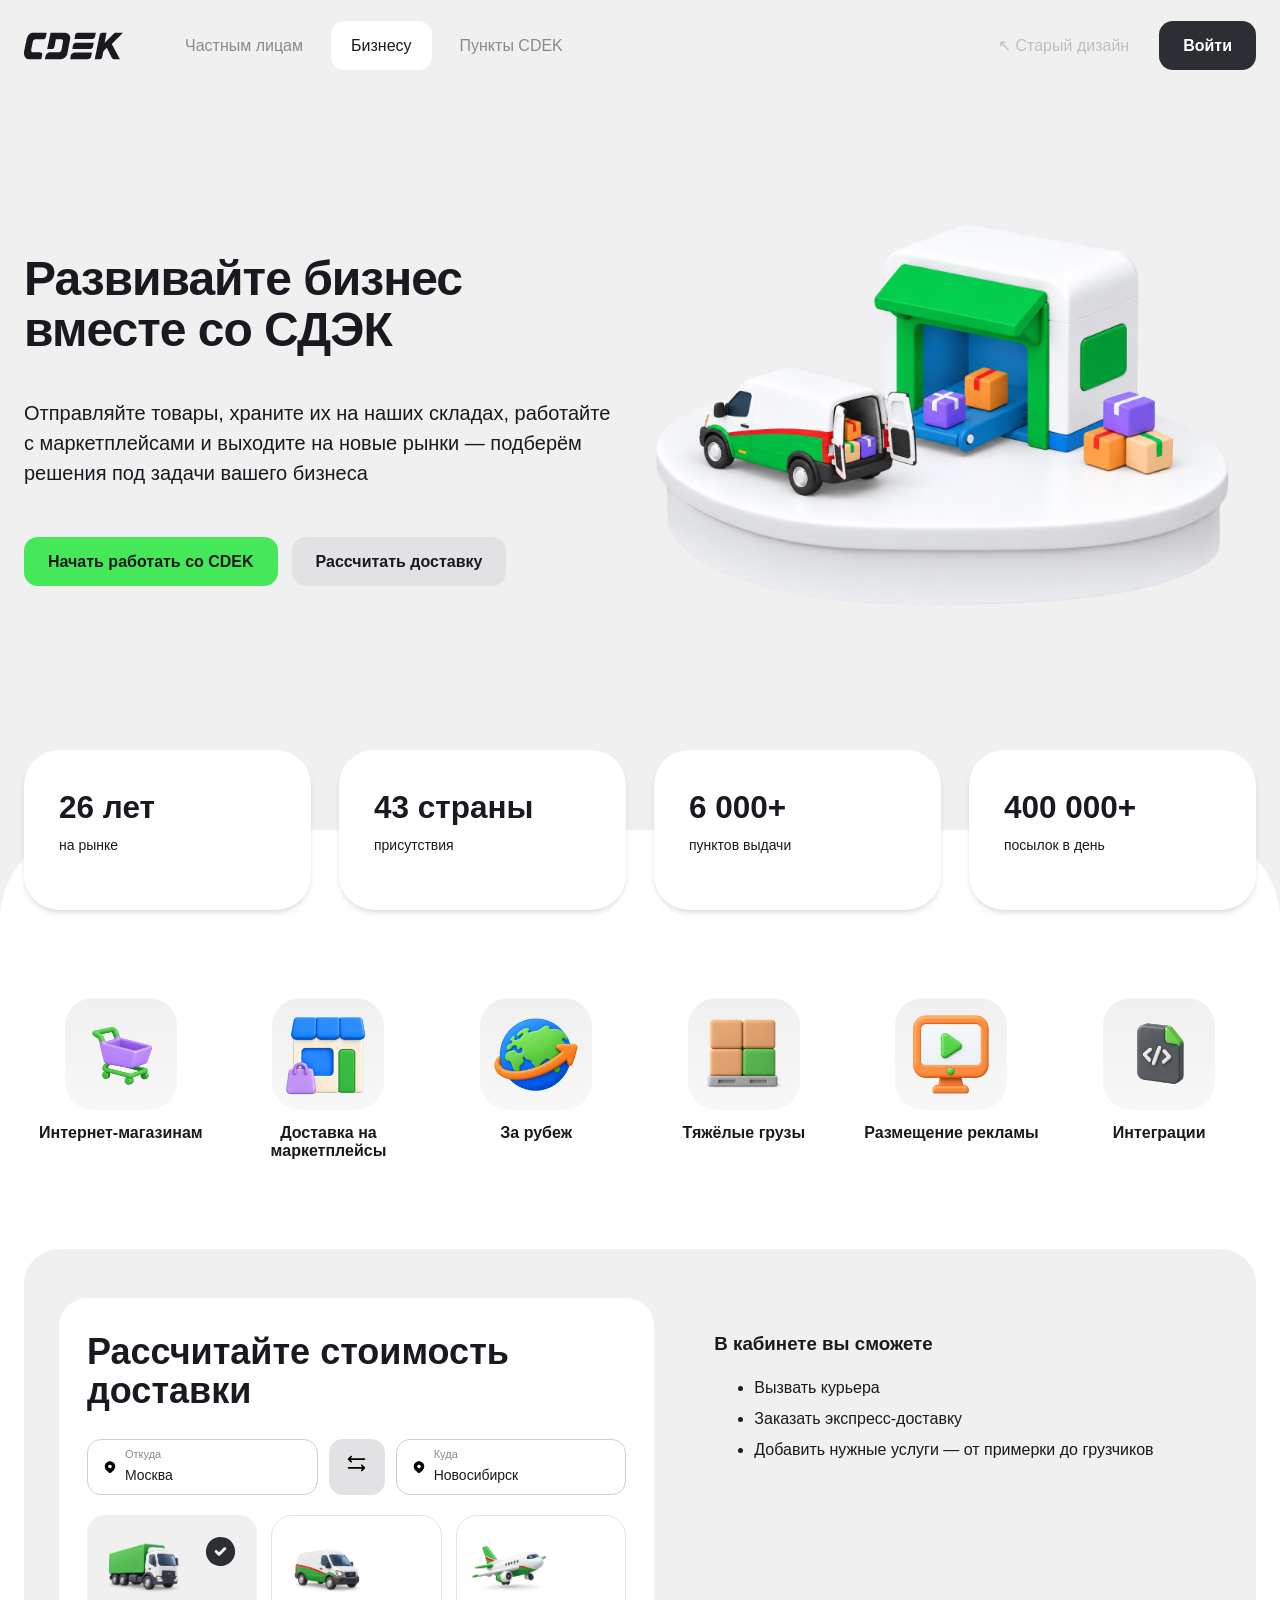
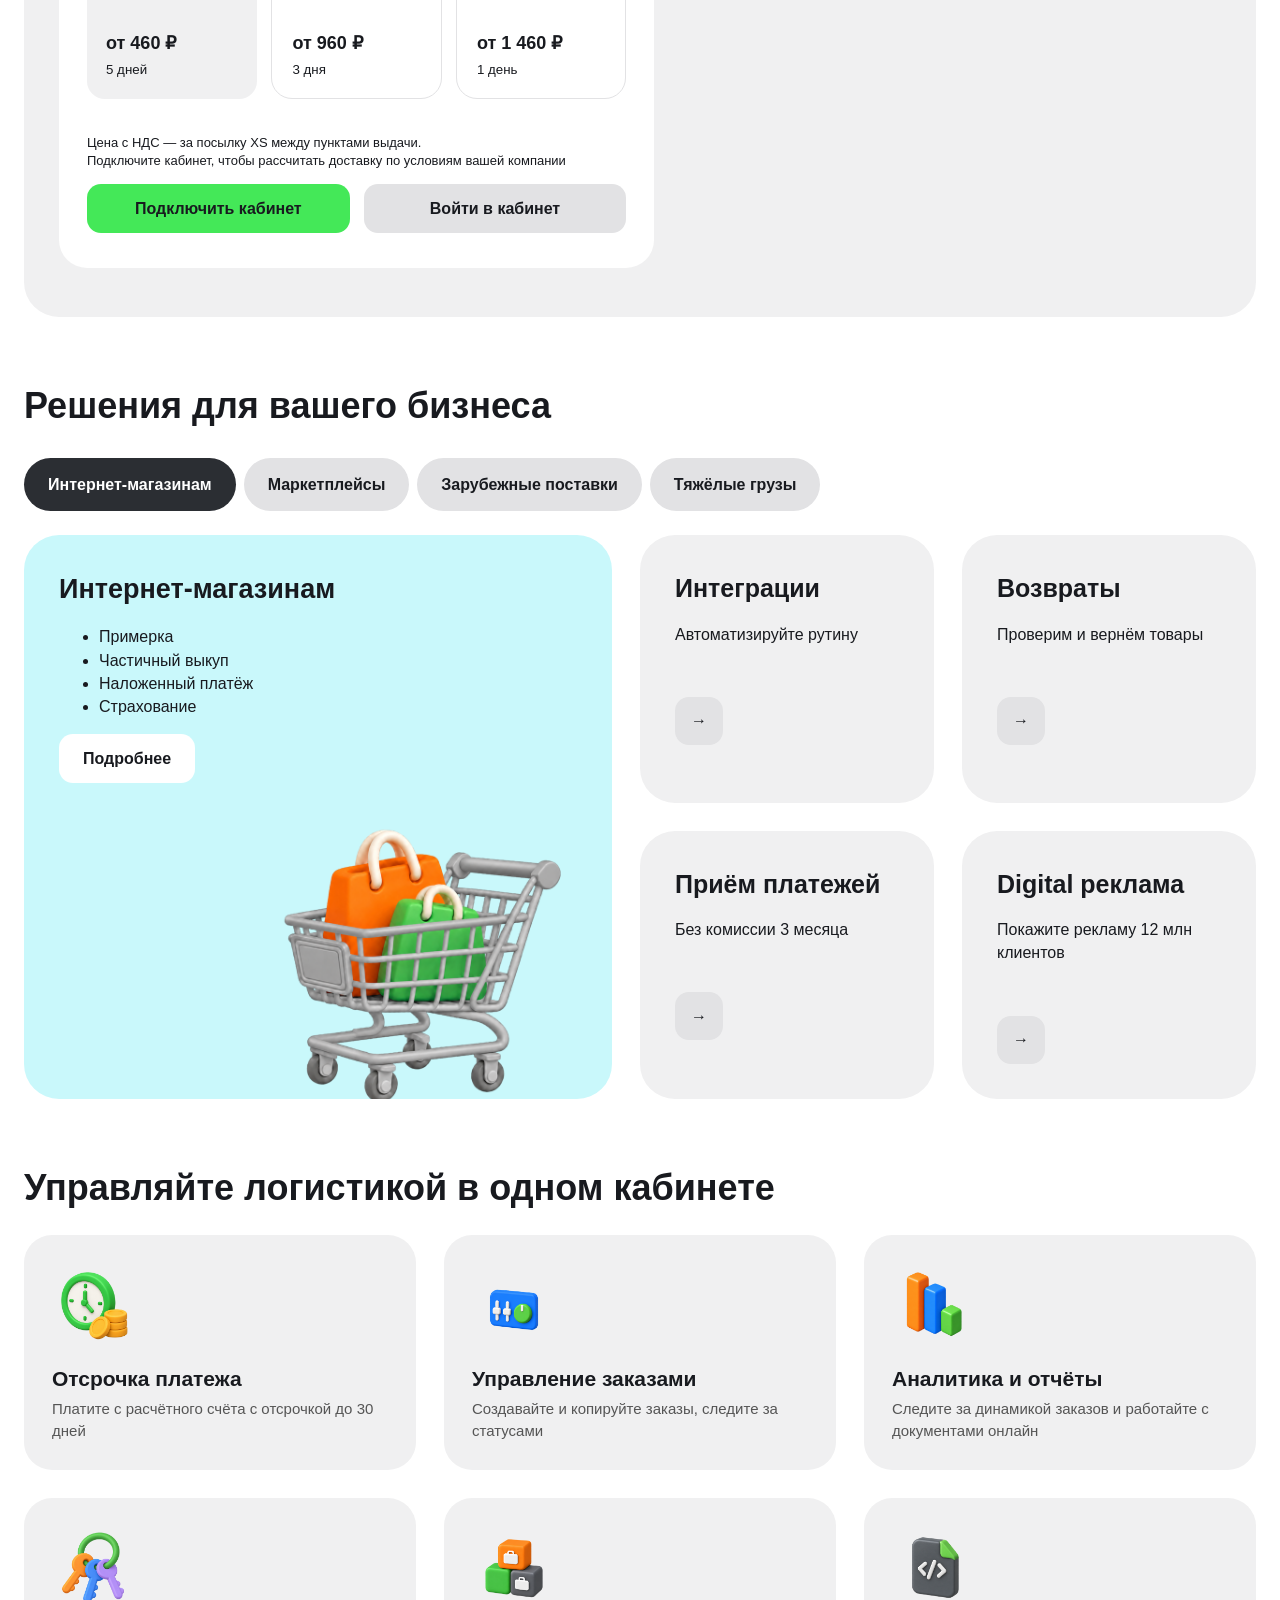
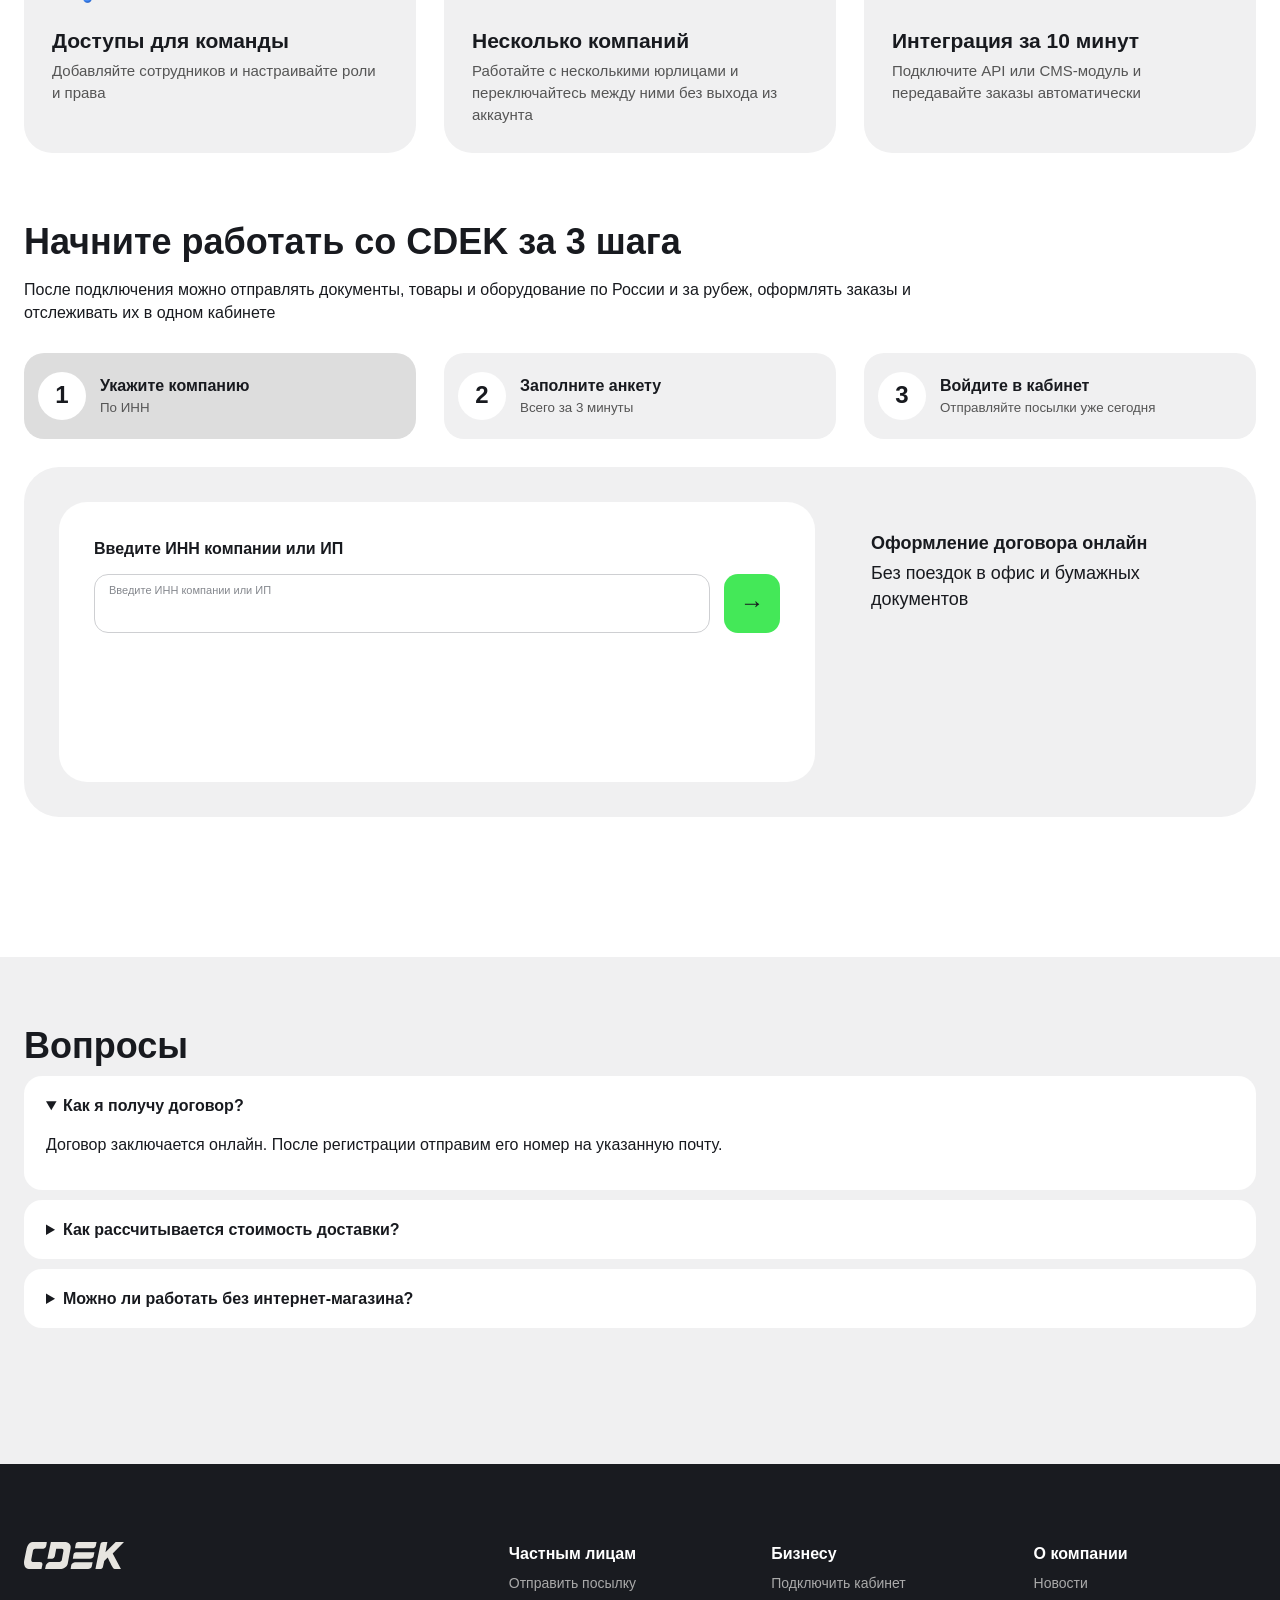
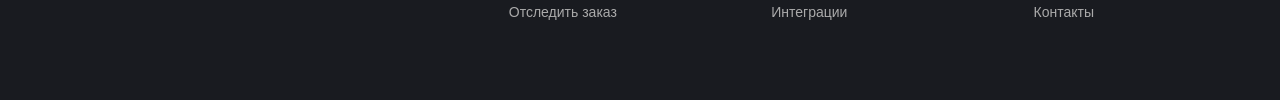
<file: index.html>
<!doctype html><html lang="ru"><head><meta charset="utf-8"><meta name="viewport" content="width=device-width,initial-scale=1"><title>CDEK — решения для бизнеса</title><link rel="stylesheet" href="landing.css"></head><body>
<header class="site-header"><div class="container header-inner"><button class="brand" id="brand-home" aria-label="Наверх"><img src="assets/logo.svg" alt="CDEK"></button><nav><button disabled>Частным лицам</button><button class="active" id="business-home">Бизнесу</button><button disabled>Пункты CDEK</button></nav><div class="header-actions"><button class="old-design" disabled>↖ Старый дизайн</button><button class="dark-btn" data-login>Войти</button></div></div></header>
<main id="landing"><section class="hero" id="top"><div class="container hero-grid"><div><h1>Развивайте бизнес вместе со СДЭК</h1><p class="lead">Отправляйте товары, храните их на наших складах, работайте с маркетплейсами и выходите на новые рынки — подберём решения под задачи вашего бизнеса</p><div class="hero-actions"><button class="green-btn" data-scroll="register">Начать работать со CDEK</button><button class="light-btn" data-scroll="calculator">Рассчитать доставку</button></div></div><div class="hero-art"><img src="assets/landing/hero.png" alt="Доставка CDEK"></div></div><div class="container stats"><div><b>26 лет</b><span>на рынке</span></div><div><b>43 страны</b><span>присутствия</span></div><div><b>6 000+</b><span>пунктов выдачи</span></div><div><b>400 000+</b><span>посылок в день</span></div></div><div class="quick-actions-bg"><div class="container quick-links"><button data-solution="shop"><span><img src="assets/landing/card-1.png" alt=""></span>Интернет-магазинам</button><button data-solution="market"><span><img src="assets/landing/card-2.png" alt=""></span>Доставка на<br>маркетплейсы</button><button data-solution="abroad"><span><img src="assets/landing/card-3.png" alt=""></span>За рубеж</button><button data-solution="heavy"><span><img src="assets/landing/card-4.png" alt=""></span>Тяжёлые грузы</button><button data-solution="shop"><span class="media-pick"><img src="assets/landing/card-5-ad.png" alt=""></span>Размещение рекламы</button><button data-solution="shop"><span><img src="assets/landing/benefit-6.png" alt=""></span>Интеграции</button></div></div></section>
<section class="calculator-section" id="calculator"><div class="container calculator-wrap"><div class="calculator-card"><h2>Рассчитайте стоимость доставки</h2><div class="city-row"><div class="city-control"><span class="pin"><img src="assets/landing/pin.svg" alt=""></span><label>Откуда<input id="from-city" value="Москва" autocomplete="off"></label><button class="clear-city" data-clear="from-city">×</button><div class="city-menu" data-menu="from-city"></div></div><button class="swap" id="swap-cities"><img src="assets/landing/swap.svg" alt="Поменять местами"></button><div class="city-control"><span class="pin"><img src="assets/landing/pin.svg" alt=""></span><label>Куда<input id="to-city" value="Новосибирск" autocomplete="off"></label><button class="clear-city" data-clear="to-city">×</button><div class="city-menu" data-menu="to-city"></div></div></div><div class="tariffs" id="tariffs"></div><p class="fine">Цена с НДС — за посылку XS между пунктами выдачи.<br>Подключите кабинет, чтобы рассчитать доставку по условиям вашей компании</p><div class="dual-actions"><button class="green-btn" data-scroll="register">Подключить кабинет</button><button class="light-btn" data-login>Войти в кабинет</button></div></div><aside class="calculator-aside"><h3>В кабинете вы сможете</h3><ul><li>Вызвать курьера</li><li>Заказать экспресс-доставку</li><li>Добавить нужные услуги — от примерки до грузчиков</li></ul></aside></div></section>
<section class="solutions section" id="business"><div class="container"><h2>Решения для вашего бизнеса</h2><div class="tabs"><button class="active" data-tab="shop">Интернет-магазинам</button><button data-tab="market">Маркетплейсы</button><button data-tab="abroad">Зарубежные поставки</button><button data-tab="heavy">Тяжёлые грузы</button></div><div id="solution-content"></div></div></section>
<section class="cabinet-benefits section"><div class="container"><h2>Управляйте логистикой в одном кабинете</h2><div class="benefit-grid"><article><img src="assets/landing/benefit-1.png" alt=""><h3>Отсрочка платежа</h3><p>Платите с расчётного счёта с отсрочкой до 30 дней</p></article><article><img src="assets/landing/benefit-2.png" alt=""><h3>Управление заказами</h3><p>Создавайте и копируйте заказы, следите за статусами</p></article><article><img src="assets/landing/benefit-3.png" alt=""><h3>Аналитика и отчёты</h3><p>Следите за динамикой заказов и работайте с документами онлайн</p></article><article><img src="assets/landing/benefit-4.png" alt=""><h3>Доступы для команды</h3><p>Добавляйте сотрудников и настраивайте роли и права</p></article><article><img src="assets/landing/benefit-5.png" alt=""><h3>Несколько компаний</h3><p>Работайте с несколькими юрлицами и переключайтесь между ними без выхода из аккаунта</p></article><article><img src="assets/landing/benefit-6.png" alt=""><h3>Интеграция за 10 минут</h3><p>Подключите API или CMS-модуль и передавайте заказы автоматически</p></article></div></div></section>
<section class="registration section" id="register"><div class="container"><h2>Начните работать со CDEK за 3 шага</h2><p>После подключения можно отправлять документы, товары и оборудование по России и за рубеж, оформлять заказы и отслеживать их в одном кабинете</p><div id="registration-app"></div></div></section>
<section class="faq section"><div class="container"><h2>Вопросы</h2><details open><summary>Как я получу договор?</summary><p>Договор заключается онлайн. После регистрации отправим его номер на указанную почту.</p></details><details><summary>Как рассчитывается стоимость доставки?</summary><p>По маршруту, весу, габаритам и выбранному тарифу.</p></details><details><summary>Можно ли работать без интернет-магазина?</summary><p>Да, кабинет подходит любому бизнесу, которому нужна доставка.</p></details></div></section></main>
<section id="auth-screen" class="overlay-screen" hidden></section><section id="cabinet-screen" class="overlay-screen" hidden></section><footer id="footer"><div class="container"><img src="assets/logo.svg" alt="CDEK"><div><b>Частным лицам</b><span>Отправить посылку</span><span>Отследить заказ</span></div><div><b>Бизнесу</b><span>Подключить кабинет</span><span>Интеграции</span></div><div><b>О компании</b><span>Новости</span><span>Контакты</span></div></div></footer><script src="app.js"></script></body></html>
</file>
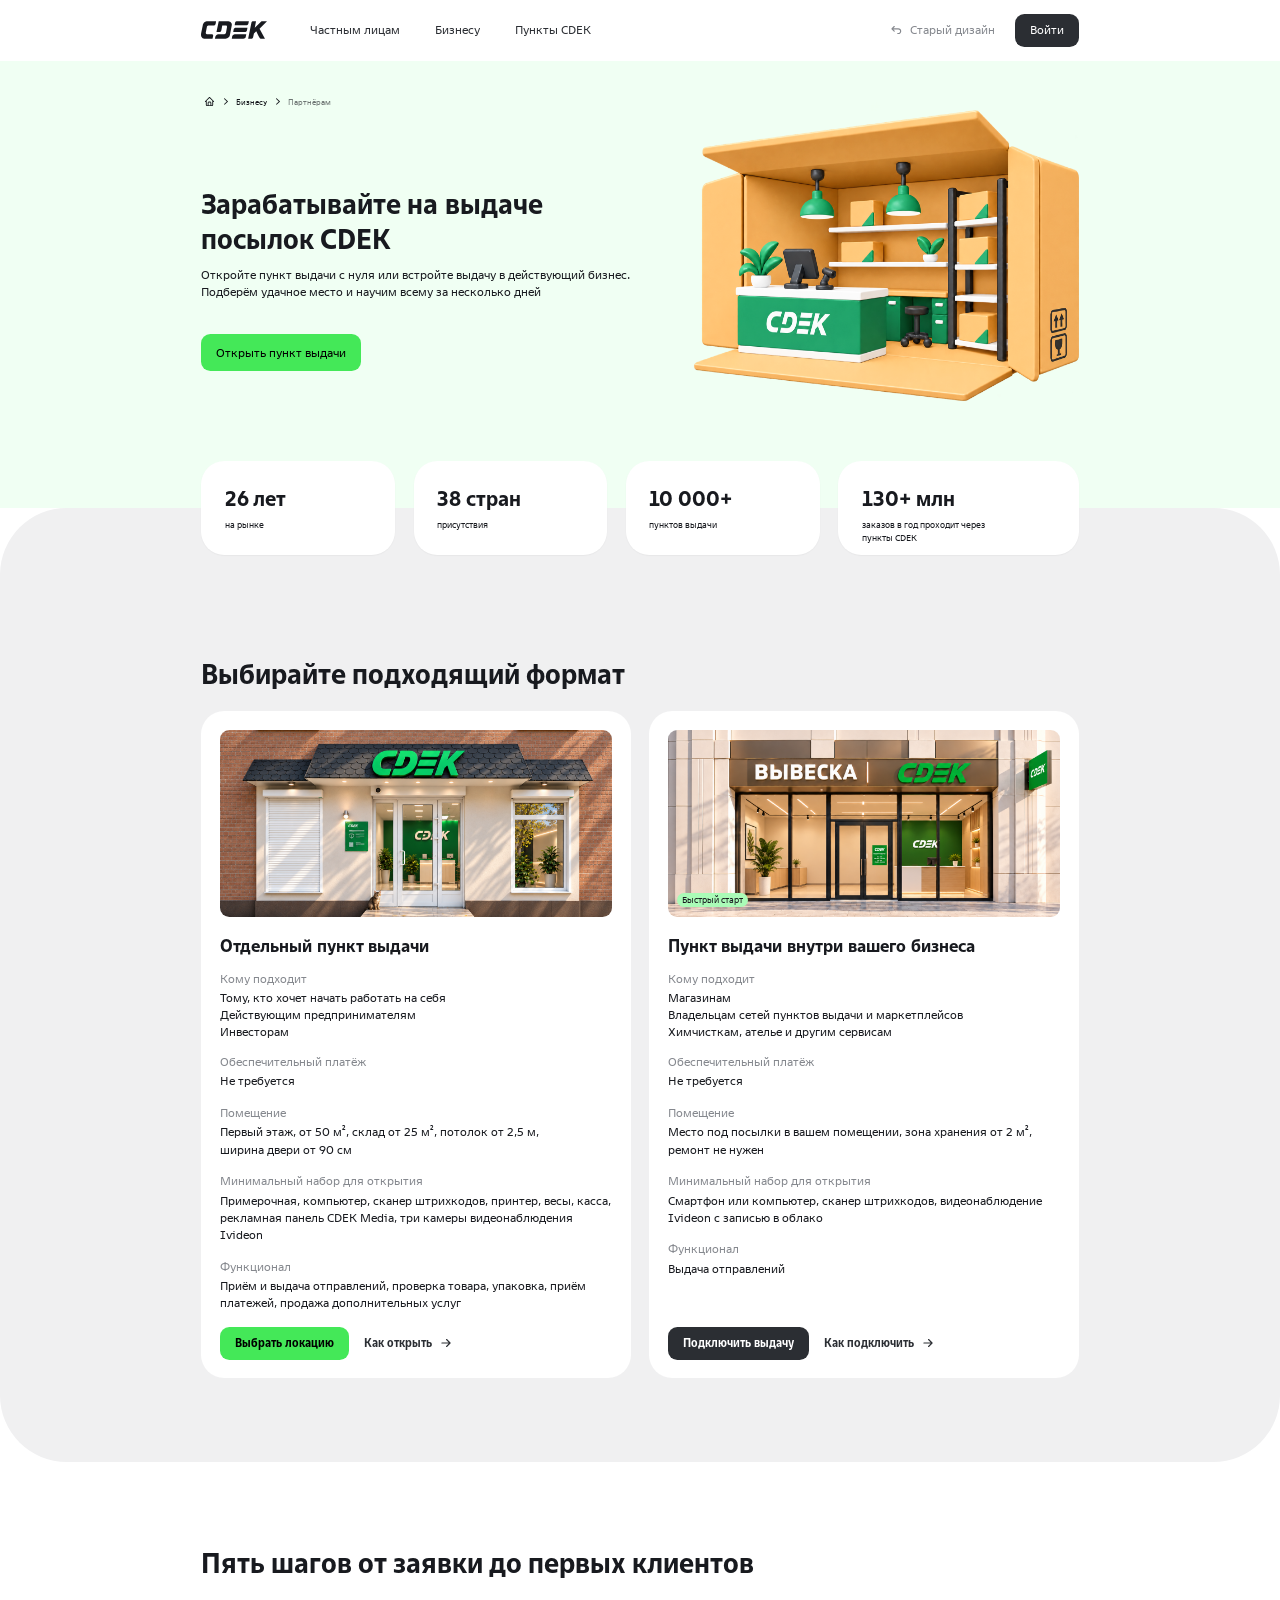
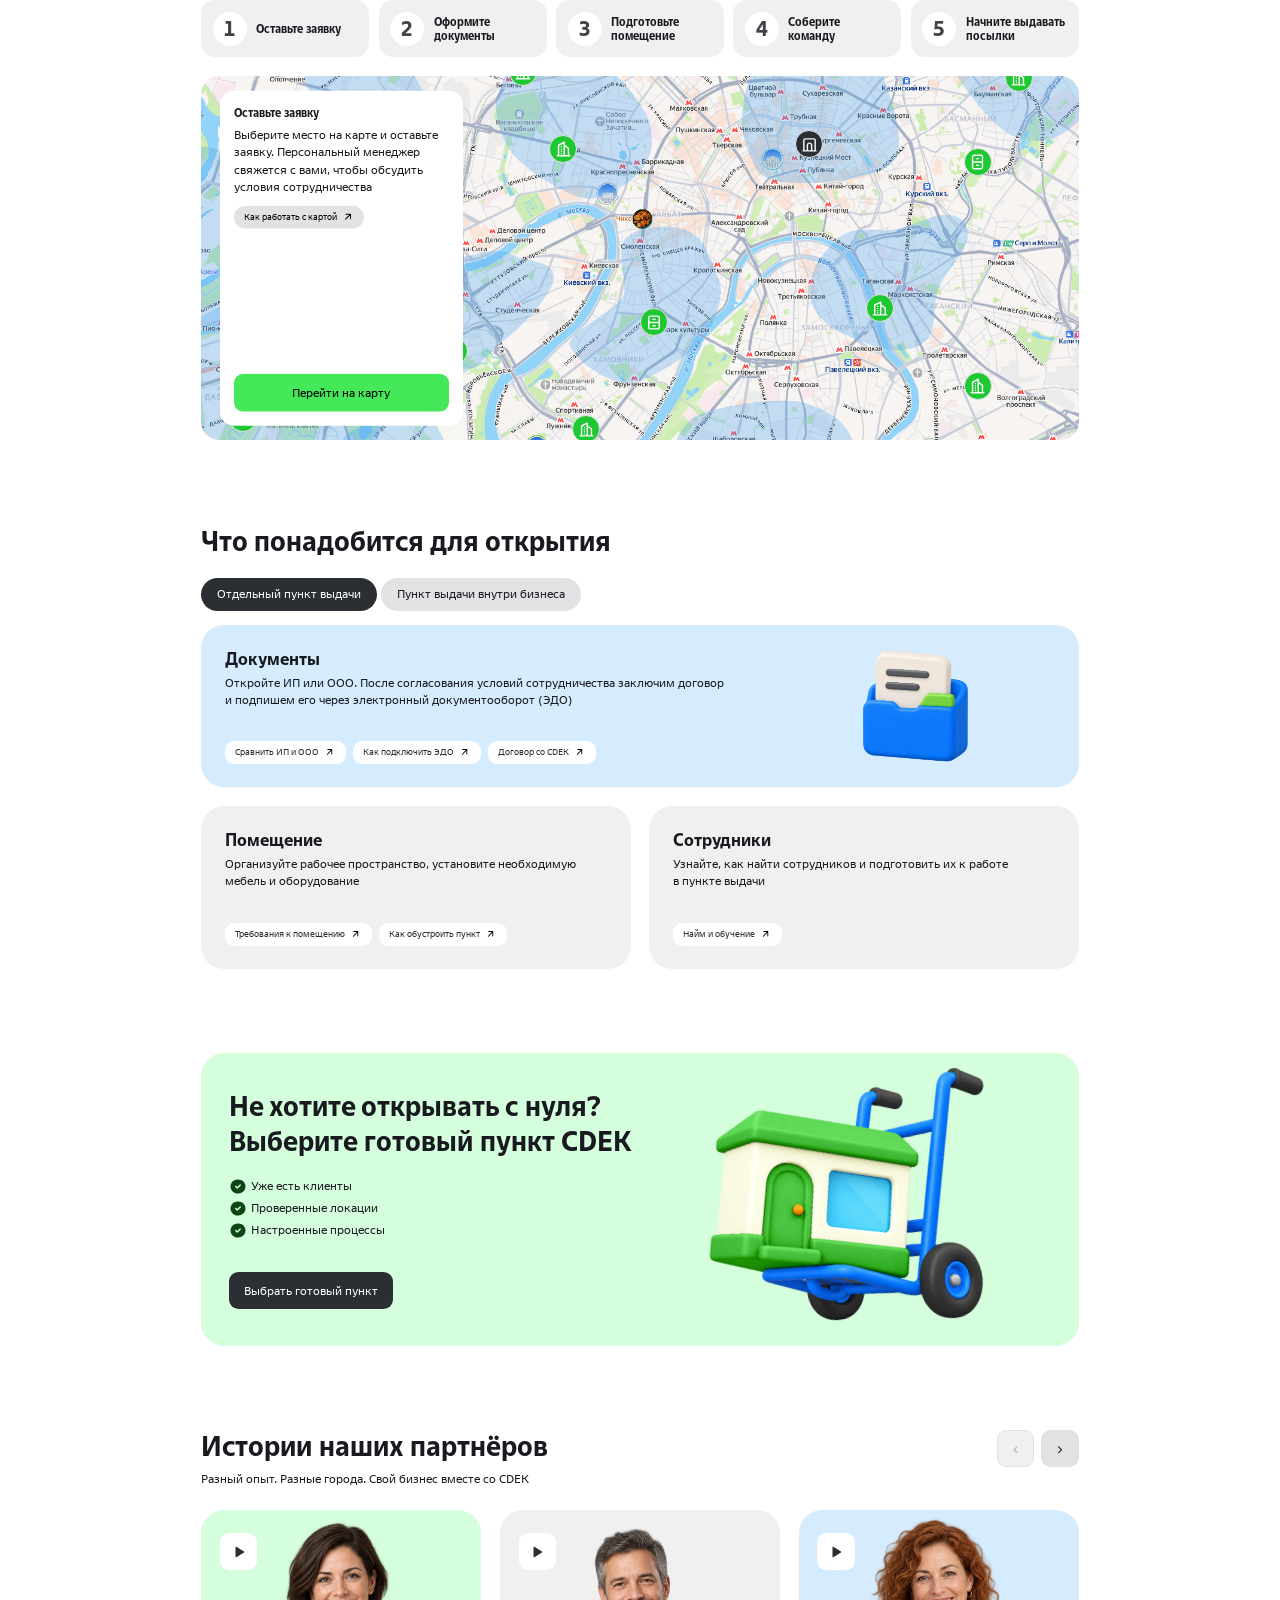
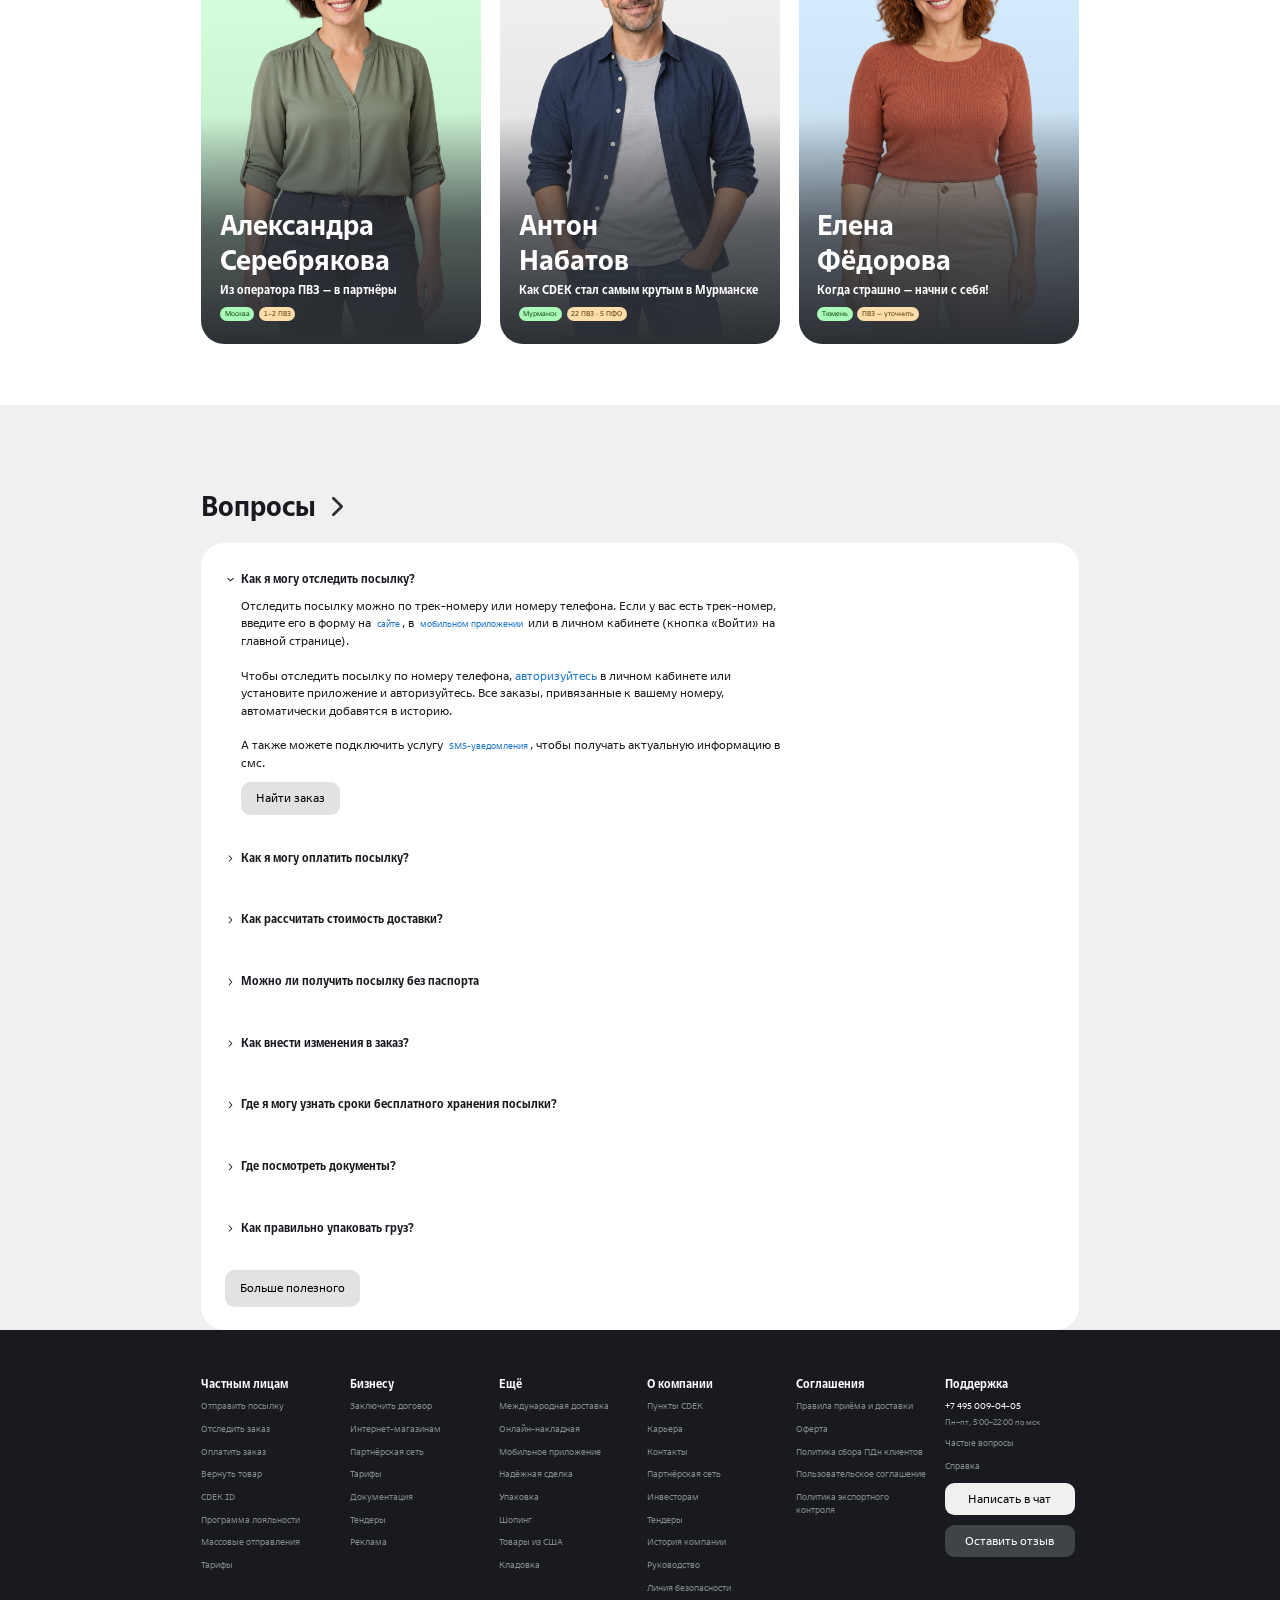
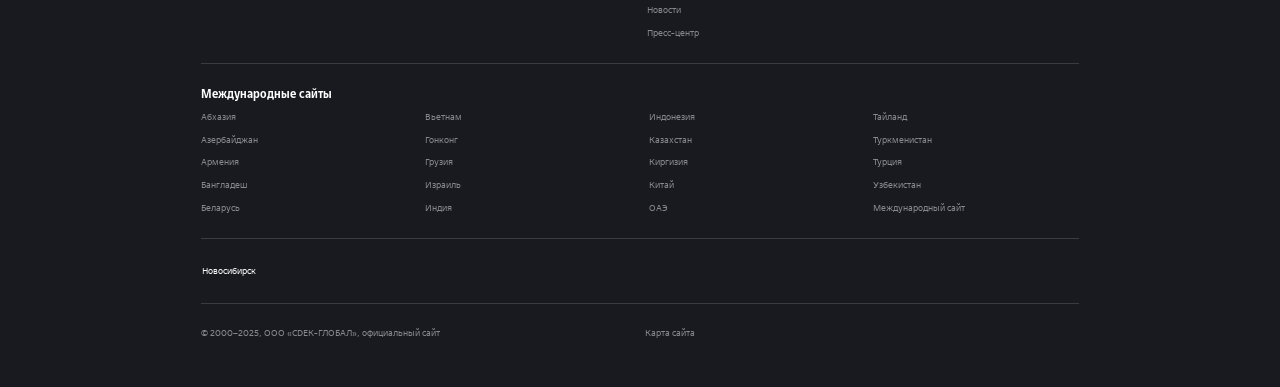
<file: partners/index.html>
<!doctype html><html lang="ru"><meta charset="utf-8"><meta name="viewport" content="width=device-width,initial-scale=1"><title>Партнёрская сеть CDEK</title><link rel="stylesheet" href="cards.css"><link rel="stylesheet" href="page.css"><body><main id="page"><section id="header"><div style="align-content:stretch;display:flex;align-items:center;justify-content:center;padding-left:302px;padding-right:302px;padding-top:21px;padding-bottom:21px;position:relative;width:100%;height:100%" data-node-id="2134:8062" data-name="Header">
      <div style="align-content:stretch;display:flex;align-items:center;justify-content:space-between;position:relative;flex-shrink:0;width:1316px" data-node-id="I2134:8062;6696:31610">
        <div style="align-content:stretch;display:flex;gap:42px;align-items:center;position:relative;flex-shrink:0" data-node-id="I2134:8062;6270:27426" data-name="Block">
          <div style="height:42px;position:relative;flex-shrink:0;width:99px" data-node-id="I2134:8062;6949:21527" data-name="<Logo.Main>">
            <img alt="" style="position:absolute;display:block;inset:0;max-width:none;width:100%;height:100%" src="assets/2134-8062-86ed3.svg" />
          </div>
          <div style="align-content:stretch;display:flex;gap:7px;align-items:center;position:relative;flex-shrink:0" data-node-id="I2134:8062;6270:27485" data-name="Menu">
            <div style="background:rgba(255,255,255,0);border-width:1px;border-color:rgba(255,255,255,0);border-style:solid;align-content:stretch;display:flex;gap:10.5px;height:49px;align-items:center;justify-content:center;max-height:49px;min-height:49px;overflow:hidden;padding-left:21px;padding-right:21px;padding-top:0px;padding-bottom:0px;position:relative;border-radius:14px;flex-shrink:0" data-node-id="I2134:8062;6271:29712" data-name="<Button.Base>">
              <div style="overflow-wrap:break-word;display:flex;flex-direction:column;font-family:Fellows,Arial,sans-serif;font-weight:600;font-family:Fellows,Arial,sans-serif;font-weight:400;justify-content:center;line-height:0;overflow:hidden;position:relative;flex-shrink:0;color:#2b2e33;font-size:17.5px;text-align:center;text-overflow:ellipsis;white-space:nowrap" data-node-id="I2134:8062;6271:29712;160:4815">
                <p style="line-height:normal;overflow:hidden;font-size:17.5px;text-overflow:ellipsis">Частным лицам</p>
              </div>
            </div>
            <div style="background:rgba(255,255,255,0);border-width:1px;border-color:rgba(255,255,255,0);border-style:solid;align-content:stretch;display:flex;gap:10.5px;height:49px;align-items:center;justify-content:center;max-height:49px;min-height:49px;overflow:hidden;padding-left:21px;padding-right:21px;padding-top:0px;padding-bottom:0px;position:relative;border-radius:14px;flex-shrink:0" data-node-id="I2134:8062;6271:29715" data-name="<Button.Base>">
              <div style="overflow-wrap:break-word;display:flex;flex-direction:column;font-family:Fellows,Arial,sans-serif;font-weight:600;font-family:Fellows,Arial,sans-serif;font-weight:400;justify-content:center;line-height:0;overflow:hidden;position:relative;flex-shrink:0;color:#2b2e33;font-size:17.5px;text-align:center;text-overflow:ellipsis;white-space:nowrap" data-node-id="I2134:8062;6271:29715;160:4815">
                <p style="line-height:normal;overflow:hidden;font-size:17.5px;text-overflow:ellipsis">Бизнесу</p>
              </div>
            </div>
            <div style="background:rgba(255,255,255,0);border-width:1px;border-color:rgba(255,255,255,0);border-style:solid;align-content:stretch;display:flex;gap:10.5px;height:49px;align-items:center;justify-content:center;max-height:49px;min-height:49px;overflow:hidden;padding-left:21px;padding-right:21px;padding-top:0px;padding-bottom:0px;position:relative;border-radius:14px;flex-shrink:0" data-node-id="I2134:8062;6271:29718" data-name="<Button.Base>">
              <div style="overflow-wrap:break-word;display:flex;flex-direction:column;font-family:Fellows,Arial,sans-serif;font-weight:600;font-family:Fellows,Arial,sans-serif;font-weight:400;justify-content:center;line-height:0;overflow:hidden;position:relative;flex-shrink:0;color:#2b2e33;font-size:17.5px;text-align:center;text-overflow:ellipsis;white-space:nowrap" data-node-id="I2134:8062;6271:29718;160:4815">
                <p style="line-height:normal;overflow:hidden;font-size:17.5px;text-overflow:ellipsis">Пункты CDEK</p>
              </div>
            </div>
          </div>
        </div>
        <div style="align-content:stretch;display:flex;gap:28px;align-items:center;position:relative;flex-shrink:0" data-node-id="I2134:8062;6270:27430" data-name="buttons">
          <div style="background:rgba(255,255,255,0);border-width:1px;border-color:rgba(255,255,255,0);border-style:solid;align-content:stretch;display:flex;gap:10.5px;align-items:center;justify-content:center;overflow:hidden;padding-left:0px;padding-right:0px;padding-top:3.5px;padding-bottom:3.5px;position:relative;border-radius:5.25px;flex-shrink:0" data-node-id="I2134:8062;6696:31705" data-name="<Button.Base>">
            <div style="position:relative;flex-shrink:0;width:21px;height:21px" data-node-id="I2134:8062;6696:31705;13223:14775" data-name="ti-arrow-back-up">
              <img alt="" style="position:absolute;display:block;inset:0;max-width:none;width:100%;height:100%" src="assets/2134-8062-834a4.svg" />
            </div>
            <div style="overflow-wrap:break-word;display:flex;flex-direction:column;font-family:Fellows,Arial,sans-serif;font-weight:600;font-family:Fellows,Arial,sans-serif;font-weight:400;justify-content:center;line-height:0;overflow:hidden;position:relative;flex-shrink:0;color:#85888e;font-size:17.5px;text-align:center;text-overflow:ellipsis;white-space:nowrap" data-node-id="I2134:8062;6696:31705;13223:14776">
              <p style="line-height:normal;overflow:hidden;font-size:17.5px;text-overflow:ellipsis">Старый дизайн</p>
            </div>
          </div>
          <div style="align-content:stretch;display:flex;gap:17.5px;align-items:center;justify-content:center;position:relative;flex-shrink:0" data-node-id="I2134:8062;6271:29771" data-name="buttons">
            <div style="background:#2b2e33;border-width:1px;border-color:rgba(255,255,255,0);border-style:solid;align-content:stretch;display:flex;gap:10.5px;height:49px;align-items:center;justify-content:center;max-height:49px;min-height:49px;overflow:hidden;padding-left:21px;padding-right:21px;padding-top:0px;padding-bottom:0px;position:relative;border-radius:14px;flex-shrink:0" data-node-id="I2134:8062;6270:27434" data-name="<Button.Base>">
              <div style="overflow-wrap:break-word;display:flex;flex-direction:column;font-family:Fellows,Arial,sans-serif;font-weight:600;font-family:Fellows,Arial,sans-serif;font-weight:400;justify-content:center;line-height:0;overflow:hidden;position:relative;flex-shrink:0;color:white;font-size:17.5px;text-align:center;text-overflow:ellipsis;white-space:nowrap" data-node-id="I2134:8062;6270:27434;11172:6858">
                <p style="line-height:normal;overflow:hidden;font-size:17.5px;text-overflow:ellipsis">Войти</p>
              </div>
            </div>
          </div>
        </div>
      </div>
    </div></section><section id="hero"><div style="background:#f0fff3;align-content:stretch;display:flex;flex-direction:column;gap:49px;align-items:flex-start;padding-top:159px;padding-left:302px;padding-right:302px;position:relative;width:100%;height:100%" data-node-id="2134:8063" data-name="01 / Предложение и быстрый старт">
      <div style="column-gap:28px;row-gap:49px;display:grid;grid-template-columns:repeat(2,minmax(0,1fr));grid-template-rows:repeat(1,minmax(0,1fr));height:338px;position:relative;flex-shrink:0;width:1316px" data-node-id="2134:8064">
        <div style="align-content:stretch;display:flex;flex-direction:column;gap:49px;align-items:flex-start;justify-content:center;position:relative;align-self:stretch;flex-shrink:0;width:644px" data-node-id="2134:8065" data-name="Текст первого экрана">
          <div style="align-content:stretch;display:flex;flex-direction:column;gap:14px;align-items:flex-start;position:relative;flex-shrink:0;width:100%" data-node-id="2134:8066" data-name="Title">
            <div style="align-content:stretch;display:flex;gap:7px;align-items:center;position:relative;flex-shrink:0;width:100%" data-node-id="I2134:8066;7188:43604">
              <div style="align-content:stretch;display:flex;flex:1 0 0;align-items:center;min-width:1px;position:relative" data-node-id="I2134:8066;6270:25610" data-name="<Typography.Title>">
                <div style="overflow-wrap:break-word;display:flex;flex:1 0 0;flex-direction:column;font-family:Fellows,Arial,sans-serif;font-weight:600;justify-content:center;line-height:0;min-width:1px;font-style:normal;position:relative;color:#181a1f;font-size:42px;letter-spacing:0px" data-node-id="I2134:8066;6270:25610;3156:4145">
                  <p style="line-height:normal">Зарабатывайте на выдаче посылок CDEK</p>
                </div>
              </div>
            </div>
            <div style="align-content:stretch;display:flex;align-items:center;position:relative;flex-shrink:0;width:100%" data-node-id="I2134:8066;7009:98351" data-name="<Typography.Body>">
              <div style="overflow-wrap:break-word;display:flex;flex:1 0 0;flex-direction:column;font-family:Fellows,Arial,sans-serif;font-weight:400;font-family:Fellows,Arial,sans-serif;font-weight:400;justify-content:center;line-height:0;min-width:1px;position:relative;color:#181a1f;font-size:17.5px;letter-spacing:0px" data-node-id="I2134:8066;7009:98351;7625:8015" >
                <p style="line-height:26px">Откройте пункт выдачи с нуля или встройте выдачу в действующий бизнес. Подберём удачное место и научим всему за несколько дней</p>
              </div>
            </div>
          </div>
          <div style="align-content:stretch;display:flex;align-items:flex-start;position:relative;flex-shrink:0" data-node-id="2134:8067">
            <div style="background:#44e858;border-width:1px;border-color:rgba(255,255,255,0);border-style:solid;align-content:stretch;display:flex;gap:10.5px;height:49px;align-items:center;justify-content:center;max-height:56px;min-height:56px;overflow:hidden;padding-left:21px;padding-right:21px;padding-top:0px;padding-bottom:0px;position:relative;border-radius:14px;flex-shrink:0" data-node-id="2134:8068" data-name="CTA / Выбрать локацию на карте">
              <div style="overflow-wrap:break-word;display:flex;flex-direction:column;font-family:Fellows,Arial,sans-serif;font-weight:600;font-family:Fellows,Arial,sans-serif;font-weight:400;justify-content:center;line-height:0;overflow:hidden;position:relative;flex-shrink:0;color:black;font-size:17.5px;text-align:center;text-overflow:ellipsis;white-space:nowrap" data-node-id="I2134:8068;2233:9065">
                <p style="line-height:normal;overflow:hidden;font-size:17.5px;text-overflow:ellipsis">Открыть пункт выдачи</p>
              </div>
            </div>
          </div>
        </div>
        <div style="align-content:stretch;display:flex;flex-direction:column;align-items:flex-end;justify-content:center;justify-self:stretch;position:relative;align-self:stretch;flex-shrink:0" data-node-id="2134:8069">
          <div style="display:flex;align-items:center;justify-content:center;position:relative;flex-shrink:0" data-node-id="2134:8070">
            <div style="scale:1 -1;flex:none;--rot:180deg;transform:translate(var(--tx,0px),var(--ty,0px)) rotate(var(--rot,0deg))">
              <div style="height:563px;position:relative;width:612px" data-name="Визуальная концепция / ImageGen">
                <img alt="" style="position:absolute;inset:0;max-width:none;object-position:bottom;pointer-events:none;width:100%;height:100%" src="assets/2134-8063-147a5.png" />
              </div>
            </div>
          </div>
        </div>
      </div>
      <div style="position:absolute;align-content:stretch;display:flex;flex-direction:column;align-items:flex-start;left:302px;top:49px;width:1316px" data-node-id="2134:8071">
        <div style="align-content:stretch;display:flex;align-items:center;position:relative;flex-shrink:0" data-node-id="2134:8072" data-name="<Breadcrumb>">
          <div style="align-content:stretch;display:flex;gap:3.5px;align-items:center;padding-right:3.5px;position:relative;flex-shrink:0" data-node-id="I2134:8072;734:7875" data-name="<🔒Breadcrumb.Item>">
            <div style="align-content:stretch;display:flex;gap:7px;align-items:center;justify-content:center;padding:3.5px;position:relative;border-radius:7px;flex-shrink:0" data-node-id="I2134:8072;734:7875;734:7816" data-name="container-link">
              <div style="position:relative;flex-shrink:0;width:17.5px;height:17.5px" data-node-id="I2134:8072;734:7875;734:7814" data-name="ti-home">
                <img alt="" style="position:absolute;display:block;inset:0;max-width:none;width:100%;height:100%" src="assets/2134-8063-6450a.svg" />
              </div>
            </div>
          </div>
          <div style="align-content:stretch;display:flex;align-items:center;position:relative;flex-shrink:0" data-node-id="I2134:8072;735:7910" data-name="<Layout.Horizontal-2>">
            <div style="align-content:stretch;display:flex;gap:3.5px;align-items:center;padding-right:3.5px;position:relative;flex-shrink:0" data-node-id="I2134:8072;735:7910;3:1388" data-name="<🔒Breadcrumb.Item>">
              <div style="position:relative;flex-shrink:0;width:17.5px;height:17.5px" data-node-id="I2134:8072;735:7910;3:1388;734:7831" data-name="ti-chevron-right">
                <img alt="" style="position:absolute;display:block;inset:0;max-width:none;width:100%;height:100%" src="assets/2134-8063-98239.svg" />
              </div>
              <div style="align-content:stretch;display:flex;gap:7px;align-items:center;justify-content:center;padding:3.5px;position:relative;border-radius:7px;flex-shrink:0" data-node-id="I2134:8072;735:7910;3:1388;734:7816" data-name="container-link">
                <div style="overflow-wrap:break-word;display:flex;flex-direction:column;font-family:Fellows,Arial,sans-serif;font-weight:400;font-family:Fellows,Arial,sans-serif;font-weight:400;justify-content:center;line-height:0;position:relative;flex-shrink:0;color:#181a1f;font-size:12.25px;letter-spacing:0px;white-space:nowrap" data-node-id="I2134:8072;735:7910;3:1388;734:7809" >
                  <p style="line-height:18px">Бизнесу</p>
                </div>
              </div>
            </div>
            <div style="align-content:stretch;display:flex;gap:3.5px;align-items:center;padding-right:3.5px;position:relative;flex-shrink:0" data-node-id="I2134:8072;735:7910;3:1389" data-name="<🔒Breadcrumb.Item>">
              <div style="position:relative;flex-shrink:0;width:17.5px;height:17.5px" data-node-id="I2134:8072;735:7910;3:1389;734:7836" data-name="ti-chevron-right">
                <img alt="" style="position:absolute;display:block;inset:0;max-width:none;width:100%;height:100%" src="assets/2134-8063-98239.svg" />
              </div>
              <div style="align-content:stretch;display:flex;gap:7px;align-items:center;justify-content:center;opacity:.6;padding:3.5px;position:relative;border-radius:7px;flex-shrink:0" data-node-id="I2134:8072;735:7910;3:1389;734:7820" data-name="container-link">
                <div style="overflow-wrap:break-word;display:flex;flex-direction:column;font-family:Fellows,Arial,sans-serif;font-weight:400;font-family:Fellows,Arial,sans-serif;font-weight:400;justify-content:center;line-height:0;position:relative;flex-shrink:0;color:#181a1f;font-size:12.25px;letter-spacing:0px;white-space:nowrap" data-node-id="I2134:8072;735:7910;3:1389;734:7822" >
                  <p style="line-height:18px">Партнёрам</p>
                </div>
              </div>
            </div>
          </div>
        </div>
      </div>
    </div></section><section id="benefits"><div style="align-content:stretch;display:flex;gap:28px;align-items:flex-start;justify-content:center;padding-top:0px;position:relative;width:100%;height:100%" data-node-id="2134:8172" data-name="Преимущества">
      <div style="align-content:stretch;display:flex;gap:28px;align-items:center;justify-content:center;position:relative;flex-shrink:0;width:1316px" data-node-id="I2134:8172;9928:60392">
        <div style="display:flex;flex:1 0 0;flex-direction:row;align-items:center;align-self:stretch" data-node-id="I2134:8172;9928:60293">
          <div style="background:white;align-content:stretch;display:flex;flex:1 0 0;flex-direction:column;gap:10.5px;height:100%;align-items:flex-start;min-width:1px;overflow:hidden;padding:35px;position:relative;border-radius:35px;box-shadow:0px 1px 2px 0px rgba(0,0,0,0.05)" data-name="Desktop >=769">
            <div style="align-content:stretch;display:flex;flex-direction:column;align-items:flex-start;position:relative;flex-shrink:0;width:100%" data-node-id="I2134:8172;9928:60293;387:1160">
              <div style="align-content:stretch;display:flex;align-items:center;position:relative;flex-shrink:0;width:100%" data-node-id="I2134:8172;9928:60293;387:1161" data-name="<Typography.Title>">
                <div style="overflow-wrap:break-word;display:flex;flex:1 0 0;flex-direction:column;font-family:Fellows,Arial,sans-serif;font-weight:600;justify-content:center;line-height:0;min-width:1px;font-style:normal;position:relative;color:#181a1f;font-size:31.5px;letter-spacing:0px" data-node-id="I2134:8172;9928:60293;387:1161;3156:4141">
                  <p style="line-height:normal">26 лет</p>
                </div>
              </div>
            </div>
            <div style="align-content:stretch;display:flex;align-items:center;position:relative;flex-shrink:0;width:206px" data-node-id="I2134:8172;9928:60293;387:1163" data-name="<Typography.Body>">
              <div style="overflow-wrap:break-word;display:flex;flex:1 0 0;flex-direction:column;font-family:Fellows,Arial,sans-serif;font-weight:400;font-family:Fellows,Arial,sans-serif;font-weight:400;justify-content:center;line-height:0;min-width:1px;position:relative;color:#181a1f;font-size:14px;letter-spacing:0px" data-node-id="I2134:8172;9928:60293;387:1163;1:106" >
                <p style="line-height:20px">на рынке</p>
              </div>
            </div>
          </div>
        </div>
        <div style="display:flex;flex:1 0 0;flex-direction:row;align-items:center;align-self:stretch" data-node-id="I2134:8172;9928:60294">
          <div style="background:white;align-content:stretch;display:flex;flex:1 0 0;flex-direction:column;gap:10.5px;height:100%;align-items:flex-start;min-width:1px;overflow:hidden;padding:35px;position:relative;border-radius:35px;box-shadow:0px 1px 2px 0px rgba(0,0,0,0.05)" data-name="Desktop >=769">
            <div style="align-content:stretch;display:flex;flex-direction:column;align-items:flex-start;position:relative;flex-shrink:0;width:100%" data-node-id="I2134:8172;9928:60294;387:1160">
              <div style="align-content:stretch;display:flex;align-items:center;position:relative;flex-shrink:0;width:100%" data-node-id="I2134:8172;9928:60294;387:1161" data-name="<Typography.Title>">
                <div style="overflow-wrap:break-word;display:flex;flex:1 0 0;flex-direction:column;font-family:Fellows,Arial,sans-serif;font-weight:600;justify-content:center;line-height:0;min-width:1px;font-style:normal;position:relative;color:#181a1f;font-size:31.5px;letter-spacing:0px" data-node-id="I2134:8172;9928:60294;387:1161;3156:4141">
                  <p style="line-height:normal">38 стран</p>
                </div>
              </div>
            </div>
            <div style="align-content:stretch;display:flex;align-items:center;position:relative;flex-shrink:0;width:206px" data-node-id="I2134:8172;9928:60294;387:1163" data-name="<Typography.Body>">
              <div style="overflow-wrap:break-word;display:flex;flex:1 0 0;flex-direction:column;font-family:Fellows,Arial,sans-serif;font-weight:400;font-family:Fellows,Arial,sans-serif;font-weight:400;justify-content:center;line-height:0;min-width:1px;position:relative;color:#181a1f;font-size:14px;letter-spacing:0px" data-node-id="I2134:8172;9928:60294;387:1163;1:106" >
                <p style="line-height:20px">присутствия</p>
              </div>
            </div>
          </div>
        </div>
        <div style="display:flex;flex:1 0 0;flex-direction:row;align-items:center;align-self:stretch" data-node-id="I2134:8172;9928:60295">
          <div style="background:white;align-content:stretch;display:flex;flex:1 0 0;flex-direction:column;gap:10.5px;height:100%;align-items:flex-start;min-width:1px;overflow:hidden;padding:35px;position:relative;border-radius:35px;box-shadow:0px 1px 2px 0px rgba(0,0,0,0.05)" data-name="Desktop >=769">
            <div style="align-content:stretch;display:flex;flex-direction:column;align-items:flex-start;position:relative;flex-shrink:0;width:100%" data-node-id="I2134:8172;9928:60295;387:1160">
              <div style="align-content:stretch;display:flex;align-items:center;position:relative;flex-shrink:0;width:100%" data-node-id="I2134:8172;9928:60295;387:1161" data-name="<Typography.Title>">
                <div style="overflow-wrap:break-word;display:flex;flex:1 0 0;flex-direction:column;font-family:Fellows,Arial,sans-serif;font-weight:600;justify-content:center;line-height:0;min-width:1px;font-style:normal;position:relative;color:#181a1f;font-size:31.5px;letter-spacing:0px" data-node-id="I2134:8172;9928:60295;387:1161;3156:4141">
                  <p style="line-height:normal">10 000+</p>
                </div>
              </div>
            </div>
            <div style="align-content:stretch;display:flex;align-items:center;position:relative;flex-shrink:0;width:206px" data-node-id="I2134:8172;9928:60295;387:1163" data-name="<Typography.Body>">
              <div style="overflow-wrap:break-word;display:flex;flex:1 0 0;flex-direction:column;font-family:Fellows,Arial,sans-serif;font-weight:400;font-family:Fellows,Arial,sans-serif;font-weight:400;justify-content:center;line-height:0;min-width:1px;position:relative;color:#181a1f;font-size:14px;letter-spacing:0px" data-node-id="I2134:8172;9928:60295;387:1163;1:106" >
                <p style="line-height:20px">пунктов выдачи</p>
              </div>
            </div>
          </div>
        </div>
        <div style="background:white;align-content:stretch;display:flex;flex:1 0 0;flex-direction:column;gap:10.5px;height:140.5px;align-items:flex-start;min-width:1px;overflow:hidden;padding:35px;position:relative;border-radius:35px;box-shadow:0px 1px 2px 0px rgba(0,0,0,0.05)" data-node-id="I2134:8172;9928:60296" data-name="Desktop >=769">
          <div style="align-content:stretch;display:flex;flex-direction:column;align-items:flex-start;position:relative;flex-shrink:0;width:100%" data-node-id="I2134:8172;9928:60296;387:1160">
            <div style="align-content:stretch;display:flex;align-items:center;position:relative;flex-shrink:0;width:100%" data-node-id="I2134:8172;9928:60296;387:1161" data-name="<Typography.Title>">
              <div style="overflow-wrap:break-word;display:flex;flex:1 0 0;flex-direction:column;font-family:Fellows,Arial,sans-serif;font-weight:600;justify-content:center;line-height:0;min-width:1px;font-style:normal;position:relative;color:#181a1f;font-size:31.5px;letter-spacing:0px" data-node-id="I2134:8172;9928:60296;387:1161;3156:4141">
                <p style="line-height:normal">130+ млн </p>
              </div>
            </div>
          </div>
          <div style="align-content:stretch;display:flex;align-items:center;position:relative;flex-shrink:0;width:206px" data-node-id="I2134:8172;9928:60296;387:1163" data-name="<Typography.Body>">
            <div style="overflow-wrap:break-word;display:flex;flex:1 0 0;flex-direction:column;font-family:Fellows,Arial,sans-serif;font-weight:400;font-family:Fellows,Arial,sans-serif;font-weight:400;justify-content:center;line-height:0;min-width:1px;position:relative;color:#181a1f;font-size:14px;letter-spacing:0px" data-node-id="I2134:8172;9928:60296;387:1163;1:106" >
              <p style="line-height:20px">заказов в год проходит через пункты CDEK </p>
            </div>
          </div>
        </div>
      </div>
    </div></section><section id="formats"><div style="background:#f0f0f1;align-content:stretch;display:flex;flex-direction:column;gap:28px;align-items:center;padding-bottom:126px;padding-top:140px;padding-left:112px;padding-right:112px;position:relative;border-radius:100px;width:100%;height:100%" data-node-id="2134:8074" data-name="03 / Два способа рядом / DS 2.0 / согласование">
      <div style="align-content:stretch;display:flex;flex-direction:column;gap:28px;align-items:flex-start;padding-top:42px;position:relative;flex-shrink:0" data-node-id="2134:8076">
        <div style="align-content:stretch;display:flex;flex-direction:column;gap:3.5px;align-items:flex-start;position:relative;flex-shrink:0;width:1316px" data-node-id="2134:8077" data-name="Title">
          <div style="align-content:stretch;display:flex;gap:7px;align-items:center;position:relative;flex-shrink:0;width:100%" data-node-id="I2134:8077;7188:43604">
            <div style="align-content:stretch;display:flex;height:53px;align-items:center;position:relative;flex-shrink:0" data-node-id="I2134:8077;6270:25610" data-name="<Typography.Title>">
              <div style="overflow-wrap:break-word;display:flex;flex-direction:column;font-family:Fellows,Arial,sans-serif;font-weight:600;justify-content:center;line-height:0;font-style:normal;position:relative;flex-shrink:0;color:#181a1f;font-size:42px;letter-spacing:0px;white-space:nowrap" data-node-id="I2134:8077;6270:25610;3156:4145">
                <p style="line-height:normal">Выбирайте подходящий формат</p>
              </div>
            </div>
          </div>
        </div>
        <div style="align-content:stretch;display:flex;gap:28px;align-items:flex-start;justify-content:center;padding:0px;position:relative;border-radius:14px;flex-shrink:0" data-node-id="2134:8078" data-name="Оба направления сразу">
          <div style="background:white;align-content:stretch;display:flex;flex-direction:column;gap:28px;align-items:flex-start;padding:28px;position:relative;border-radius:35px;flex-shrink:0;width:644px" data-node-id="2134:8079" data-name="Новый бизнес с нуля">
            <div style="align-content:stretch;display:flex;flex-direction:column;gap:0px;align-items:flex-start;position:relative;flex-shrink:0;width:100%" data-node-id="2134:8080" data-name="Изображение и теги">
              <div style="height:280px;position:relative;border-radius:14px;flex-shrink:0;width:100%" data-node-id="2134:8081" data-name="Сгенерированное фото / эскиз сюжета">
                <div style="position:absolute;inset:0;overflow:hidden;pointer-events:none;border-radius:14px">
                  <img alt="" style="position:absolute;height:162.79%;left:-1.63%;max-width:none;top:-19.2%;width:103.36%" src="assets/2134-8074-569c4.png" />
                </div>
              </div>
            </div>
            <div style="align-content:stretch;display:flex;flex-direction:column;gap:21px;align-items:flex-start;padding:0px;position:relative;flex-shrink:0;width:100%" data-node-id="2134:8084" data-name="Контент">
              <div style="align-content:stretch;display:flex;flex-direction:column;gap:3.5px;align-items:flex-start;overflow:hidden;padding:0px;position:relative;flex-shrink:0;width:100%" data-node-id="2134:8085" data-name="Заголовок и описание">
                <div style="align-content:stretch;display:flex;align-items:center;position:relative;flex-shrink:0;width:100%" data-node-id="2134:8086" data-name="<Typography.Title>">
                  <div style="overflow-wrap:break-word;display:flex;flex:1 0 0;flex-direction:column;font-family:Fellows,Arial,sans-serif;font-weight:600;justify-content:center;line-height:0;min-width:1px;font-style:normal;position:relative;color:#181a1f;font-size:26.25px;letter-spacing:0px" data-node-id="I2134:8086;3156:4137">
                    <p style="line-height:normal">Отдельный пункт выдачи </p>
                  </div>
                </div>
              </div>
              <div style="column-gap:28px;row-gap:21px;display:grid;grid-template-columns: minmax(0,0.50fr);grid-template-rows:repeat(5,fit-content(100%));overflow:hidden;padding:0px;position:relative;flex-shrink:0;width:100%" data-node-id="2134:8088" data-name="Преимущества / четыре пункта">
                <div style="align-content:stretch;display:flex;flex-direction:column;gap:3.5px;align-items:flex-start;justify-self:stretch;overflow:hidden;padding:0px;position:relative;align-self:flex-start;flex-shrink:0" data-node-id="2134:8089" data-name="Возможность развивать бизнес">
                  <div style="align-content:stretch;display:flex;align-items:center;position:relative;flex-shrink:0;width:100%" data-node-id="2134:8090" data-name="<Typography.Body>">
                    <div style="overflow-wrap:break-word;display:flex;flex:1 0 0;flex-direction:column;font-family:Fellows,Arial,sans-serif;font-weight:400;font-family:Fellows,Arial,sans-serif;font-weight:400;justify-content:center;line-height:0;min-width:1px;position:relative;color:#85888e;font-size:17.5px;letter-spacing:0px" data-node-id="I2134:8090;7625:8079" >
                      <p style="line-height:26px">Кому подходит</p>
                    </div>
                  </div>
                  <div style="align-content:stretch;display:flex;flex-direction:column;gap:3.5px;align-items:flex-start;position:relative;flex-shrink:0" data-node-id="2190:12642">
                    <div style="align-content:stretch;display:flex;height:22px;align-items:center;position:relative;flex-shrink:0;width:588px"><span style="font-size:17.5px;line-height:26px;font-weight:400">Тому, кто хочет начать работать на себя</span></div>
                    <div style="align-content:stretch;display:flex;height:22px;align-items:center;position:relative;flex-shrink:0;width:588px"><span style="font-size:17.5px;line-height:26px;font-weight:400">Действующим предпринимателям</span></div>
                    <div style="align-content:stretch;display:flex;height:22px;align-items:center;position:relative;flex-shrink:0;width:588px"><span style="font-size:17.5px;line-height:26px;font-weight:400">Инвесторам</span></div>
                  </div>
                </div>
                <div style="align-content:stretch;display:flex;flex-direction:column;gap:3.5px;align-items:flex-start;justify-self:stretch;overflow:hidden;padding:0px;position:relative;align-self:flex-start;flex-shrink:0" data-node-id="2190:12630" data-name="Возможность развивать бизнес">
                  <div style="align-content:stretch;display:flex;align-items:center;position:relative;flex-shrink:0;width:100%" data-node-id="2190:12631" data-name="<Typography.Body>">
                    <div style="overflow-wrap:break-word;display:flex;flex:1 0 0;flex-direction:column;font-family:Fellows,Arial,sans-serif;font-weight:400;font-family:Fellows,Arial,sans-serif;font-weight:400;justify-content:center;line-height:0;min-width:1px;position:relative;color:#85888e;font-size:17.5px;letter-spacing:0px" data-node-id="I2190:12631;7625:8079" >
                      <p style="line-height:26px">Обеспечительный платёж</p>
                    </div>
                  </div>
                  <div style="align-content:stretch;display:flex;align-items:center;position:relative;flex-shrink:0;width:100%"><span style="font-size:17.5px;line-height:26px;font-weight:400">Не требуется</span></div>
                </div>
                <div style="align-content:stretch;display:flex;flex-direction:column;gap:3.5px;align-items:flex-start;justify-self:stretch;overflow:hidden;padding:0px;position:relative;align-self:flex-start;flex-shrink:0" data-node-id="2134:8092" data-name="Вложения в собственный пункт">
                  <div style="align-content:stretch;display:flex;align-items:center;position:relative;flex-shrink:0;width:100%" data-node-id="2134:8093" data-name="<Typography.Body>">
                    <div style="overflow-wrap:break-word;display:flex;flex:1 0 0;flex-direction:column;font-family:Fellows,Arial,sans-serif;font-weight:400;font-family:Fellows,Arial,sans-serif;font-weight:400;justify-content:center;line-height:0;min-width:1px;position:relative;color:#85888e;font-size:17.5px;letter-spacing:0px" data-node-id="I2134:8093;7625:8079" >
                      <p style="line-height:26px">Помещение</p>
                    </div>
                  </div>
                  <div style="align-content:stretch;display:flex;align-items:center;position:relative;flex-shrink:0;width:100%" data-node-id="2134:8094" data-name="<Typography.Body>">
                    <div style="overflow-wrap:break-word;display:flex;flex:1 0 0;flex-direction:column;font-family:Fellows,Arial,sans-serif;font-weight:400;font-family:Fellows,Arial,sans-serif;font-weight:400;justify-content:center;line-height:0;min-width:1px;position:relative;color:#181a1f;font-size:17.5px;letter-spacing:0px" data-node-id="I2134:8094;7625:8015" >
                      <p style="line-height:26px">Первый этаж, от 50 м², склад от 25 м², потолок от 2,5 м, ширина двери от 90 см</p>
                    </div>
                  </div>
                </div>
                <div style="align-content:stretch;display:flex;flex-direction:column;gap:3.5px;align-items:flex-start;justify-self:stretch;overflow:hidden;padding:0px;position:relative;align-self:center;flex-shrink:0" data-node-id="2134:8095" data-name="Несколько направлений заработка">
                  <div style="align-content:stretch;display:flex;align-items:center;position:relative;flex-shrink:0;width:100%" data-node-id="2134:8096" data-name="<Typography.Body>">
                    <div style="overflow-wrap:break-word;display:flex;flex:1 0 0;flex-direction:column;font-family:Fellows,Arial,sans-serif;font-weight:400;font-family:Fellows,Arial,sans-serif;font-weight:400;justify-content:center;line-height:0;min-width:1px;position:relative;color:#85888e;font-size:17.5px;letter-spacing:0px" data-node-id="I2134:8096;7625:8079" >
                      <p style="line-height:26px">Минимальный набор для открытия</p>
                    </div>
                  </div>
                  <div style="align-content:stretch;display:flex;align-items:center;position:relative;flex-shrink:0;width:100%" data-node-id="2134:8097" data-name="<Typography.Body>">
                    <div style="overflow-wrap:break-word;display:flex;flex:1 0 0;flex-direction:column;font-family:Fellows,Arial,sans-serif;font-weight:400;font-family:Fellows,Arial,sans-serif;font-weight:400;justify-content:center;line-height:0;min-width:1px;position:relative;color:#181a1f;font-size:17.5px;letter-spacing:0px" data-node-id="I2134:8097;7625:8015" >
                      <p style="line-height:26px">Примерочная, компьютер, сканер штрихкодов, принтер, весы, касса, рекламная панель CDEK Media, три камеры видеонаблюдения Ivideon</p>
                    </div>
                  </div>
                </div>
                <div style="align-content:stretch;display:flex;flex-direction:column;gap:3.5px;align-items:flex-start;justify-self:stretch;overflow:hidden;padding:0px;position:relative;align-self:flex-start;flex-shrink:0" data-node-id="2134:8098" data-name="Частные клиенты и компании">
                  <div style="align-content:stretch;display:flex;align-items:center;position:relative;flex-shrink:0;width:100%" data-node-id="2134:8099" data-name="<Typography.Body>">
                    <div style="overflow-wrap:break-word;display:flex;flex:1 0 0;flex-direction:column;font-family:Fellows,Arial,sans-serif;font-weight:400;font-family:Fellows,Arial,sans-serif;font-weight:400;justify-content:center;line-height:0;min-width:1px;position:relative;color:#85888e;font-size:17.5px;letter-spacing:0px" data-node-id="I2134:8099;7625:8079" >
                      <p style="line-height:26px">Функционал</p>
                    </div>
                  </div>
                  <div style="align-content:stretch;display:flex;align-items:center;position:relative;flex-shrink:0;width:100%" data-node-id="2134:8100" data-name="<Typography.Body>">
                    <div style="overflow-wrap:break-word;display:flex;flex:1 0 0;flex-direction:column;font-family:Fellows,Arial,sans-serif;font-weight:400;font-family:Fellows,Arial,sans-serif;font-weight:400;justify-content:center;line-height:0;min-width:1px;position:relative;color:#181a1f;font-size:17.5px;letter-spacing:0px" data-node-id="I2134:8100;7625:8015" >
                      <p style="line-height:26px">Приём и выдача отправлений, проверка товара, упаковка, приём платежей, продажа дополнительных услуг</p>
                    </div>
                  </div>
                </div>
              </div>
              <div style="align-content:stretch;display:flex;gap:21px;align-items:center;overflow:hidden;padding:0px;position:relative;flex-shrink:0;width:100%" data-node-id="2134:8101" data-name="Действие и условие">
                <div style="background:#44e858;border-width:1px;border-color:rgba(255,255,255,0);border-style:solid;align-content:stretch;display:flex;gap:10.5px;align-items:center;justify-content:center;max-height:49px;min-height:49px;overflow:hidden;padding-left:21px;padding-right:21px;padding-top:0px;padding-bottom:0px;position:relative;border-radius:14px;flex-shrink:0" data-node-id="2134:8102" data-name="<Button.Base>">
                  <div style="overflow-wrap:break-word;display:flex;flex-direction:column;font-family:Fellows,Arial,sans-serif;font-weight:600;font-family:Fellows,Arial,sans-serif;font-weight:400;justify-content:center;line-height:0;overflow:hidden;position:relative;flex-shrink:0;color:black;font-size:17.5px;text-align:center;text-overflow:ellipsis;white-space:nowrap" data-node-id="I2134:8102;150:1005">
                    <p style="line-height:normal;overflow:hidden;font-size:17.5px;text-overflow:ellipsis">Выбрать локацию</p>
                  </div>
                </div>
                <button style="background:rgba(255,255,255,0);border-width:1px;border-color:rgba(255,255,255,0);border-style:solid;align-content:stretch;cursor:pointer;display:flex;gap:10.5px;align-items:center;justify-content:center;overflow:hidden;padding-left:0px;padding-right:0px;padding-top:3.5px;padding-bottom:3.5px;position:relative;border-radius:5.25px;flex-shrink:0" data-node-id="2134:8103" data-name="<Button.Base>">
                  <div style="overflow-wrap:break-word;display:flex;flex-direction:column;font-family:Fellows,Arial,sans-serif;font-weight:600;font-family:Fellows,Arial,sans-serif;font-weight:400;justify-content:center;line-height:0;overflow:hidden;position:relative;flex-shrink:0;color:#2b2e33;font-size:17.5px;text-align:center;text-overflow:ellipsis;white-space:nowrap" data-node-id="I2134:8103;13223:14787">
                    <p style="line-height:normal;overflow:hidden;font-size:17.5px;text-overflow:ellipsis">Как открыть</p>
                  </div>
                  <div style="position:relative;flex-shrink:0;width:21px;height:21px" data-node-id="I2134:8103;13223:14788" data-name="ti-arrow-right">
                    <img alt="" style="position:absolute;display:block;inset:0;max-width:none;width:100%;height:100%" src="assets/2134-8074-6e747.svg" />
                  </div>
                </button>
              </div>
            </div>
          </div>
          <div style="background:white;align-content:stretch;display:flex;flex-direction:column;gap:28px;align-items:flex-start;padding:28px;position:relative;border-radius:35px;align-self:stretch;flex-shrink:0;width:644px" data-node-id="2134:8104" data-name="На базе моего бизнеса">
            <div style="align-content:stretch;display:flex;flex-direction:column;gap:28px;align-items:flex-start;position:relative;flex-shrink:0;width:100%" data-node-id="2134:8105">
              <div style="height:280px;position:relative;border-radius:14px;flex-shrink:0;width:100%" data-node-id="2134:8106" data-name="Сгенерированное фото / эскиз сюжета">
                <div style="position:absolute;inset:0;overflow:hidden;pointer-events:none;border-radius:14px">
                  <img alt="" style="position:absolute;height:153.43%;left:-4.75%;max-width:none;top:-35.71%;width:109.59%" src="assets/2134-8074-287fd.png" />
                </div>
              </div>
              <div style="position:absolute;bottom:0;align-content:stretch;display:flex;align-items:flex-start;left:0;padding:14px" data-node-id="2134:8107">
                <div style="background:#aafbb7;align-content:stretch;display:flex;height:21px;align-items:center;justify-content:flex-end;padding-left:7px;padding-right:7px;position:relative;border-radius:100px;flex-shrink:0" data-node-id="2134:8108" data-name="<Badge>">
                  <div style="align-content:stretch;display:flex;align-items:center;position:relative;flex-shrink:0" data-node-id="2134:8109" data-name="<Typography.Body>">
                    <div style="overflow-wrap:break-word;display:flex;flex-direction:column;font-family:Fellows,Arial,sans-serif;font-weight:400;font-family:Fellows,Arial,sans-serif;font-weight:400;justify-content:center;line-height:0;position:relative;flex-shrink:0;color:#181a1f;font-size:14px;letter-spacing:0px;white-space:nowrap" data-node-id="I2134:8109;1:106" >
                      <p style="line-height:20px">Быстрый старт</p>
                    </div>
                  </div>
                </div>
              </div>
            </div>
            <div style="align-content:stretch;display:flex;flex-direction:column;gap:21px;align-items:flex-start;position:relative;flex-shrink:0;width:100%" data-node-id="2134:8110">
              <div style="align-content:stretch;display:flex;flex-direction:column;gap:3.5px;align-items:flex-start;overflow:hidden;padding:0px;position:relative;flex-shrink:0;width:100%" data-node-id="2134:8111" data-name="Заголовок и описание">
                <div style="align-content:stretch;display:flex;align-items:center;position:relative;flex-shrink:0;width:100%" data-node-id="2134:8112" data-name="<Typography.Title>">
                  <div style="overflow-wrap:break-word;display:flex;flex:1 0 0;flex-direction:column;font-family:Fellows,Arial,sans-serif;font-weight:600;justify-content:center;line-height:0;min-width:1px;font-style:normal;position:relative;color:#181a1f;font-size:26.25px;letter-spacing:0px" data-node-id="I2134:8112;3156:4137">
                    <p style="line-height:normal">Пункт выдачи внутри вашего бизнеса</p>
                  </div>
                </div>
              </div>
              <div style="align-content:stretch;display:flex;flex-direction:column;gap:3.5px;align-items:flex-start;overflow:hidden;padding:0px;position:relative;flex-shrink:0;width:100%" data-node-id="2190:12643" data-name="Возможность развивать бизнес">
                <div style="align-content:stretch;display:flex;align-items:center;position:relative;flex-shrink:0;width:100%" data-node-id="2190:12644" data-name="<Typography.Body>">
                  <div style="overflow-wrap:break-word;display:flex;flex:1 0 0;flex-direction:column;font-family:Fellows,Arial,sans-serif;font-weight:400;font-family:Fellows,Arial,sans-serif;font-weight:400;justify-content:center;line-height:0;min-width:1px;position:relative;color:#85888e;font-size:17.5px;letter-spacing:0px" data-node-id="I2190:12644;7625:8079" >
                    <p style="line-height:26px">Кому подходит</p>
                  </div>
                </div>
                <div style="align-content:stretch;display:flex;flex-direction:column;gap:3.5px;align-items:flex-start;position:relative;flex-shrink:0" data-node-id="2190:12645">
                  <div style="align-content:stretch;display:flex;height:22px;align-items:center;position:relative;flex-shrink:0;width:588px"><span style="font-size:17.5px;line-height:26px;font-weight:400">Магазинам</span></div>
                  <div style="align-content:stretch;display:flex;height:22px;align-items:center;position:relative;flex-shrink:0;width:588px"><span style="font-size:17.5px;line-height:26px;font-weight:400">Владельцам сетей пунктов выдачи и маркетплейсов</span></div>
                  <div style="align-content:stretch;display:flex;height:22px;align-items:center;position:relative;flex-shrink:0;width:588px"><span style="font-size:17.5px;line-height:26px;font-weight:400">Химчисткам, ателье и другим сервисам</span></div>
                </div>
              </div>
              <div style="column-gap:28px;row-gap:21px;display:grid;grid-template-columns: minmax(0,0.50fr);grid-template-rows:repeat(4,fit-content(100%));overflow:hidden;padding:0px;position:relative;flex-shrink:0;width:100%" data-node-id="2134:8114" data-name="Преимущества / четыре пункта">
                <div style="align-content:stretch;display:flex;flex-direction:column;gap:3.5px;align-items:flex-start;justify-self:stretch;overflow:hidden;padding:0px;position:relative;align-self:flex-start;flex-shrink:0" data-node-id="2134:8115" data-name="Ещё один источник заработка">
                  <div style="align-content:stretch;display:flex;align-items:center;position:relative;flex-shrink:0;width:100%" data-node-id="2134:8116" data-name="<Typography.Body>">
                    <div style="overflow-wrap:break-word;display:flex;flex:1 0 0;flex-direction:column;font-family:Fellows,Arial,sans-serif;font-weight:400;font-family:Fellows,Arial,sans-serif;font-weight:400;justify-content:center;line-height:0;min-width:1px;position:relative;color:#85888e;font-size:17.5px;letter-spacing:0px" data-node-id="I2134:8116;7625:8079" >
                      <p style="line-height:26px">Обеспечительный платёж</p>
                    </div>
                  </div>
                  <div style="align-content:stretch;display:flex;align-items:center;position:relative;flex-shrink:0;width:100%"><span style="font-size:17.5px;line-height:26px;font-weight:400">Не требуется</span></div>
                </div>
                <div style="align-content:stretch;display:flex;flex-direction:column;gap:3.5px;align-items:flex-start;justify-self:stretch;overflow:hidden;padding:0px;position:relative;align-self:center;flex-shrink:0" data-node-id="2134:8118" data-name="Минимальные вложения на старте">
                  <div style="align-content:stretch;display:flex;align-items:center;position:relative;flex-shrink:0;width:100%" data-node-id="2134:8119" data-name="<Typography.Body>">
                    <div style="overflow-wrap:break-word;display:flex;flex:1 0 0;flex-direction:column;font-family:Fellows,Arial,sans-serif;font-weight:400;font-family:Fellows,Arial,sans-serif;font-weight:400;justify-content:center;line-height:0;min-width:1px;position:relative;color:#85888e;font-size:17.5px;letter-spacing:0px" data-node-id="I2134:8119;7625:8079" >
                      <p style="line-height:26px">Помещение</p>
                    </div>
                  </div>
                  <div style="align-content:stretch;display:flex;align-items:center;position:relative;flex-shrink:0;width:100%" data-node-id="2134:8120" data-name="<Typography.Body>">
                    <div style="overflow-wrap:break-word;display:flex;flex:1 0 0;flex-direction:column;font-family:Fellows,Arial,sans-serif;font-weight:400;font-family:Fellows,Arial,sans-serif;font-weight:400;justify-content:center;line-height:0;min-width:1px;position:relative;color:#181a1f;font-size:17.5px;letter-spacing:0px" data-node-id="I2134:8120;7625:8015" >
                      <p style="line-height:26px">Место под посылки в вашем помещении, зона хранения от 2 м², ремонт не нужен</p>
                    </div>
                  </div>
                </div>
                <div style="align-content:stretch;display:flex;flex-direction:column;gap:3.5px;align-items:flex-start;justify-self:stretch;overflow:hidden;padding:0px;position:relative;align-self:flex-start;flex-shrink:0" data-node-id="2134:8121" data-name="Быстрый запуск">
                  <div style="align-content:stretch;display:flex;align-items:center;position:relative;flex-shrink:0;width:100%" data-node-id="2134:8122" data-name="<Typography.Body>">
                    <div style="overflow-wrap:break-word;display:flex;flex:1 0 0;flex-direction:column;font-family:Fellows,Arial,sans-serif;font-weight:400;font-family:Fellows,Arial,sans-serif;font-weight:400;justify-content:center;line-height:0;min-width:1px;position:relative;color:#85888e;font-size:17.5px;letter-spacing:0px" data-node-id="I2134:8122;7625:8079" >
                      <p style="line-height:26px">Минимальный набор для открытия</p>
                    </div>
                  </div>
                  <div style="align-content:stretch;display:flex;align-items:center;position:relative;flex-shrink:0;width:100%" data-node-id="2134:8123" data-name="<Typography.Body>">
                    <div style="overflow-wrap:break-word;display:flex;flex:1 0 0;flex-direction:column;font-family:Fellows,Arial,sans-serif;font-weight:400;font-family:Fellows,Arial,sans-serif;font-weight:400;justify-content:center;line-height:0;min-width:1px;position:relative;color:#181a1f;font-size:17.5px;letter-spacing:0px" data-node-id="I2134:8123;7625:8015" >
                      <p style="line-height:26px">Смартфон или компьютер, сканер штрихкодов, видеонаблюдение Ivideon с записью в облако </p>
                    </div>
                  </div>
                </div>
                <div style="align-content:stretch;display:flex;flex-direction:column;gap:3.5px;align-items:flex-start;justify-self:stretch;overflow:hidden;padding:0px;position:relative;align-self:flex-start;flex-shrink:0" data-node-id="2134:8124" data-name="Новые посетители для вашего бизнеса">
                  <div style="align-content:stretch;display:flex;align-items:center;position:relative;flex-shrink:0;width:100%" data-node-id="2134:8125" data-name="<Typography.Body>">
                    <div style="overflow-wrap:break-word;display:flex;flex:1 0 0;flex-direction:column;font-family:Fellows,Arial,sans-serif;font-weight:400;font-family:Fellows,Arial,sans-serif;font-weight:400;justify-content:center;line-height:0;min-width:1px;position:relative;color:#85888e;font-size:17.5px;letter-spacing:0px" data-node-id="I2134:8125;7625:8079" >
                      <p style="line-height:26px">Функционал</p>
                    </div>
                  </div>
                  <div style="align-content:stretch;display:flex;align-items:center;position:relative;flex-shrink:0;width:100%"><span style="font-size:17.5px;line-height:26px;font-weight:400">Выдача отправлений </span></div>
                </div>
              </div>
              <div style="align-content:stretch;display:flex;gap:21px;align-items:center;overflow:hidden;padding:0px;position:relative;flex-shrink:0;width:100%" data-node-id="2134:8127" data-name="Действие и условие">
                <div style="background:#2b2e33;border-width:1px;border-color:rgba(255,255,255,0);border-style:solid;align-content:stretch;display:flex;gap:10.5px;align-items:center;justify-content:center;max-height:49px;min-height:49px;overflow:hidden;padding-left:21px;padding-right:21px;padding-top:0px;padding-bottom:0px;position:relative;border-radius:14px;flex-shrink:0" data-node-id="2134:8128" data-name="<Button.Base>">
                  <div style="overflow-wrap:break-word;display:flex;flex-direction:column;font-family:Fellows,Arial,sans-serif;font-weight:600;font-family:Fellows,Arial,sans-serif;font-weight:400;justify-content:center;line-height:0;overflow:hidden;position:relative;flex-shrink:0;color:white;font-size:17.5px;text-align:center;text-overflow:ellipsis;white-space:nowrap" data-node-id="I2134:8128;11172:6858">
                    <p style="line-height:normal;overflow:hidden;font-size:17.5px;text-overflow:ellipsis">Подключить выдачу</p>
                  </div>
                </div>
                <a style="background:rgba(255,255,255,0);border-width:1px;border-color:rgba(255,255,255,0);border-style:solid;align-content:stretch;cursor:pointer;display:flex;gap:10.5px;align-items:center;justify-content:center;overflow:hidden;padding-left:0px;padding-right:0px;padding-top:3.5px;padding-bottom:3.5px;position:relative;border-radius:5.25px;flex-shrink:0" data-node-id="2134:8129" data-name="<Button.Base>">
                  <div style="overflow-wrap:break-word;display:flex;flex-direction:column;font-family:Fellows,Arial,sans-serif;font-weight:600;font-family:Fellows,Arial,sans-serif;font-weight:400;justify-content:center;line-height:0;overflow:hidden;position:relative;flex-shrink:0;color:#2b2e33;font-size:17.5px;text-align:center;text-overflow:ellipsis;white-space:nowrap" data-node-id="I2134:8129;13223:14787">
                    <p style="line-height:normal;overflow:hidden;font-size:17.5px;text-overflow:ellipsis">Как подключить</p>
                  </div>
                  <div style="position:relative;flex-shrink:0;width:21px;height:21px" data-node-id="I2134:8129;13223:14788" data-name="ti-arrow-right">
                    <img alt="" style="position:absolute;display:block;inset:0;max-width:none;width:100%;height:100%" src="assets/2134-8074-6e747.svg" />
                  </div>
                </a>
              </div>
            </div>
          </div>
        </div>
      </div>
    </div></section><section id="steps"><div style="background:white;align-content:stretch;display:flex;flex-direction:column;gap:28px;align-items:center;padding-top:126px;padding-left:0px;padding-right:0px;position:relative;width:100%;height:100%" data-node-id="2134:11937" data-name="05 / Пять шагов от заявки до первых клиентов">
      <div style="align-content:stretch;display:flex;flex-direction:column;align-items:flex-start;position:relative;flex-shrink:0;width:1316px" data-node-id="2134:11938">
        <div style="align-content:stretch;display:flex;flex-direction:column;gap:3.5px;align-items:flex-start;position:relative;flex-shrink:0;width:100%" data-node-id="2134:11939" data-name="Title">
          <div style="align-content:stretch;display:flex;gap:7px;align-items:center;padding:0px;position:relative;flex-shrink:0;width:100%" data-node-id="I2134:11939;7188:43604">
            <div style="align-content:stretch;display:flex;flex:1 0 0;align-items:center;min-width:1px;position:relative" data-node-id="I2134:11939;6270:25610" data-name="<Typography.Title>">
              <div style="overflow-wrap:break-word;display:flex;flex:1 0 0;flex-direction:column;font-family:Fellows,Arial,sans-serif;font-weight:600;justify-content:center;line-height:0;min-width:1px;font-style:normal;position:relative;color:#181a1f;font-size:42px;letter-spacing:0px" data-node-id="I2134:11939;6270:25610;3156:4145">
                <p style="line-height:normal">Пять шагов от заявки до первых клиентов</p>
              </div>
            </div>
          </div>
        </div>
      </div>
      <div style="align-content:stretch;display:flex;gap:14px;height:86px;align-items:flex-start;padding:0px;position:relative;flex-shrink:0;width:1316px" data-node-id="2134:11940" data-name="Навигация по шагам">
        <div style="background:#f0f0f1;align-content:stretch;display:flex;flex:1 0 0;gap:14px;height:86px;align-items:center;min-width:1px;padding:17.5px;position:relative;border-radius:21px"><span style="font-size:31.5px;font-weight:600">1</span><span style="font-size:17.5px;font-weight:600">Оставьте заявку</span></div>
        <div style="background:#f0f0f1;align-content:stretch;display:flex;flex:1 0 0;gap:14px;height:86px;align-items:center;min-width:1px;padding:17.5px;position:relative;border-radius:21px"><span style="font-size:31.5px;font-weight:600">2</span><span style="font-size:17.5px;font-weight:600">Оформите документы</span></div>
        <div style="background:#f0f0f1;align-content:stretch;display:flex;flex:1 0 0;gap:14px;height:86px;align-items:center;min-width:1px;padding:17.5px;position:relative;border-radius:21px"><span style="font-size:31.5px;font-weight:600">3</span><span style="font-size:17.5px;font-weight:600">Подготовьте
помещение</span></div>
        <div style="background:#f0f0f1;align-content:stretch;display:flex;flex:1 0 0;gap:14px;height:86px;align-items:center;min-width:1px;padding:17.5px;position:relative;border-radius:21px"><span style="font-size:31.5px;font-weight:600">4</span><span style="font-size:17.5px;font-weight:600">Соберите команду</span></div>
        <div style="background:#f0f0f1;align-content:stretch;display:flex;flex:1 0 0;gap:14px;height:86px;align-items:center;min-width:1px;padding:17.5px;position:relative;border-radius:21px"><span style="font-size:31.5px;font-weight:600">5</span><span style="font-size:17.5px;font-weight:600">Начните выдавать посылки</span></div>
      </div>
      <div style="background:#f0f0f1;align-content:stretch;display:flex;gap:28px;height:546px;align-items:center;padding:0px;position:relative;border-radius:35px;flex-shrink:0;width:1316px" data-node-id="2134:11946" data-name="Раскрытие / Шаг 1">
        <div style="background:white;align-content:stretch;display:flex;flex:1 0 0;flex-direction:column;gap:7px;height:100%;align-items:flex-end;justify-content:center;min-width:1px;overflow:hidden;padding:0px;position:relative;border-radius:28px" data-node-id="2134:11947" data-name="Локация / Иллюстрация">
          <div style="background:white;height:1024px;overflow:hidden;position:relative;flex-shrink:0;width:1440px" data-node-id="2134:11948" data-name="занятые зоны">
            <div style="position:absolute;height:1111px;left:-20px;top:-31px;width:2005px" data-node-id="2134:11949" data-name="image 11">
              <img alt="" style="position:absolute;inset:0;max-width:none;object-fit:cover;pointer-events:none;width:100%;height:100%" src="assets/2134-11937-5e36e.png" />
            </div>
            <div style="position:absolute;height:1133.69px;left:-66px;top:-109px;width:1587.372px" data-node-id="2134:11950" data-name="Охранные зоны">
              <img alt="" style="position:absolute;display:block;inset:0;max-width:none;width:100%;height:100%" src="assets/2134-11937-65d42.svg" />
            </div>
            <div style="--tx:-50%;--ty:-50%;position:absolute;display:contents;left:50%;top:50%;transform:translate(var(--tx,0px),var(--ty,0px)) rotate(var(--rot,0deg))" data-node-id="2134:11964" data-name="офисы">
              <div style="--tx:-50%;--ty:-50%;position:absolute;background:#1dc831;border-width:2px;border-color:#e2e2e4;border-style:solid;align-content:stretch;--unused:0px 10px 7.5px rgba(0,0,0,0.1),0px 4px 3px rgba(0,0,0,0.1);display:flex;gap:0px;align-items:center;justify-content:center;left:calc(50% - 534px);border-radius:100px;width:42px;height:42px;top:calc(50% + 239.75px);transform:translate(var(--tx,0px),var(--ty,0px)) rotate(var(--rot,0deg))" data-node-id="2134:11965" data-name="<Marker>">
                <div style="align-content:stretch;display:flex;align-items:center;position:relative;flex-shrink:0" data-node-id="I2134:11965;3957:1469" data-name="_<Internal>">
                  <div style="position:relative;flex-shrink:0;width:26.25px;height:26.25px" data-node-id="I2134:11965;3957:1469;3954:5731" data-name="ti-building-skyscraper">
                    <img alt="" style="position:absolute;display:block;inset:0;max-width:none;width:100%;height:100%" src="assets/2134-11937-aa57a.svg" />
                  </div>
                </div>
              </div>
              <div style="--tx:-50%;--ty:-50%;position:absolute;background:#1dc831;border-width:2px;border-color:#e2e2e4;border-style:solid;align-content:stretch;--unused:0px 10px 7.5px rgba(0,0,0,0.1),0px 4px 3px rgba(0,0,0,0.1);display:flex;gap:0px;align-items:center;justify-content:center;left:calc(50% + 222px);border-radius:100px;width:42px;height:42px;top:calc(50% + 361.25px);transform:translate(var(--tx,0px),var(--ty,0px)) rotate(var(--rot,0deg))" data-node-id="2134:11966" data-name="<Marker>">
                <div style="align-content:stretch;display:flex;align-items:center;position:relative;flex-shrink:0" data-node-id="I2134:11966;3957:1469" data-name="_<Internal>">
                  <div style="position:relative;flex-shrink:0;width:26.25px;height:26.25px" data-node-id="I2134:11966;3957:1469;3954:5735" data-name="ti-topology-star">
                    <img alt="" style="position:absolute;display:block;inset:0;max-width:none;width:100%;height:100%" src="assets/2134-11937-56593.svg" />
                  </div>
                </div>
              </div>
              <div style="--tx:-50%;--ty:-50%;position:absolute;background:#1dc831;border-width:2px;border-color:#e2e2e4;border-style:solid;align-content:stretch;--unused:0px 10px 7.5px rgba(0,0,0,0.1),0px 4px 3px rgba(0,0,0,0.1);display:flex;gap:0px;align-items:center;justify-content:center;left:calc(50% - 292px);border-radius:100px;width:42px;height:42px;top:calc(50% + 368.75px);transform:translate(var(--tx,0px),var(--ty,0px)) rotate(var(--rot,0deg))" data-node-id="2134:11967" data-name="<Marker>">
                <div style="align-content:stretch;display:flex;align-items:center;position:relative;flex-shrink:0" data-node-id="I2134:11967;3957:1469" data-name="_<Internal>">
                  <div style="position:relative;flex-shrink:0;width:26.25px;height:26.25px" data-node-id="I2134:11967;3957:1469;3954:5733" data-name="icon-postamat">
                    <img alt="" style="position:absolute;display:block;inset:0;max-width:none;width:100%;height:100%" src="assets/2134-11937-e5e10.svg" />
                  </div>
                </div>
              </div>
              <div style="--tx:-50%;--ty:-50%;position:absolute;background:#1dc831;border-width:2px;border-color:#e2e2e4;border-style:solid;align-content:stretch;--unused:0px 10px 7.5px rgba(0,0,0,0.1),0px 4px 3px rgba(0,0,0,0.1);display:flex;gap:0px;align-items:center;justify-content:center;left:calc(50% - 217px);border-radius:100px;width:42px;height:42px;top:calc(50% + 139.25px);transform:translate(var(--tx,0px),var(--ty,0px)) rotate(var(--rot,0deg))" data-node-id="2134:11968" data-name="<Marker>">
                <div style="align-content:stretch;display:flex;align-items:center;position:relative;flex-shrink:0" data-node-id="I2134:11968;3957:1469" data-name="_<Internal>">
                  <div style="position:relative;flex-shrink:0;width:26.25px;height:26.25px" data-node-id="I2134:11968;3957:1469;3954:5731" data-name="ti-building-skyscraper">
                    <img alt="" style="position:absolute;display:block;inset:0;max-width:none;width:100%;height:100%" src="assets/2134-11937-aa57a.svg" />
                  </div>
                </div>
              </div>
              <div style="--tx:-50%;--ty:-50%;position:absolute;background:#1dc831;border-width:2px;border-color:#e2e2e4;border-style:solid;align-content:stretch;--unused:0px 10px 7.5px rgba(0,0,0,0.1),0px 4px 3px rgba(0,0,0,0.1);display:flex;gap:0px;align-items:center;justify-content:center;left:calc(50% + 630px);border-radius:100px;width:42px;height:42px;top:calc(50% - 269.25px);transform:translate(var(--tx,0px),var(--ty,0px)) rotate(var(--rot,0deg))" data-node-id="2134:11969" data-name="<Marker>">
                <div style="align-content:stretch;display:flex;align-items:center;position:relative;flex-shrink:0" data-node-id="I2134:11969;3957:1469" data-name="_<Internal>">
                  <div style="position:relative;flex-shrink:0;width:26.25px;height:26.25px" data-node-id="I2134:11969;3957:1469;3954:5731" data-name="ti-building-skyscraper">
                    <img alt="" style="position:absolute;display:block;inset:0;max-width:none;width:100%;height:100%" src="assets/2134-11937-aa57a.svg" />
                  </div>
                </div>
              </div>
              <div style="--tx:-50%;--ty:-50%;position:absolute;background:#1dc831;border-width:2px;border-color:#e2e2e4;border-style:solid;align-content:stretch;--unused:0px 10px 7.5px rgba(0,0,0,0.1),0px 4px 3px rgba(0,0,0,0.1);display:flex;gap:0px;align-items:center;justify-content:center;left:calc(50% + 422px);border-radius:100px;width:42px;height:42px;top:calc(50% + 75.75px);transform:translate(var(--tx,0px),var(--ty,0px)) rotate(var(--rot,0deg))" data-node-id="2134:11970" data-name="<Marker>">
                <div style="align-content:stretch;display:flex;align-items:center;position:relative;flex-shrink:0" data-node-id="I2134:11970;3957:1469" data-name="_<Internal>">
                  <div style="position:relative;flex-shrink:0;width:26.25px;height:26.25px" data-node-id="I2134:11970;3957:1469;3954:5731" data-name="ti-building-skyscraper">
                    <img alt="" style="position:absolute;display:block;inset:0;max-width:none;width:100%;height:100%" src="assets/2134-11937-aa57a.svg" />
                  </div>
                </div>
              </div>
              <div style="--tx:-50%;--ty:-50%;position:absolute;background:#1dc831;border-width:2px;border-color:#e2e2e4;border-style:solid;align-content:stretch;--unused:0px 10px 7.5px rgba(0,0,0,0.1),0px 4px 3px rgba(0,0,0,0.1);display:flex;gap:0px;align-items:center;justify-content:center;left:calc(50% + 83px);border-radius:100px;width:42px;height:42px;top:calc(50% + 96.75px);transform:translate(var(--tx,0px),var(--ty,0px)) rotate(var(--rot,0deg))" data-node-id="2134:11971" data-name="<Marker>">
                <div style="align-content:stretch;display:flex;align-items:center;position:relative;flex-shrink:0" data-node-id="I2134:11971;3957:1469" data-name="_<Internal>">
                  <div style="position:relative;flex-shrink:0;width:26.25px;height:26.25px" data-node-id="I2134:11971;3957:1469;3954:5733" data-name="icon-postamat">
                    <img alt="" style="position:absolute;display:block;inset:0;max-width:none;width:100%;height:100%" src="assets/2134-11937-e5e10.svg" />
                  </div>
                </div>
              </div>
              <div style="--tx:-50%;--ty:-50%;position:absolute;background:#1dc831;border-width:2px;border-color:#e2e2e4;border-style:solid;align-content:stretch;--unused:0px 10px 7.5px rgba(0,0,0,0.1),0px 4px 3px rgba(0,0,0,0.1);display:flex;gap:0px;align-items:center;justify-content:center;left:calc(50% - 18.5px);border-radius:100px;width:42px;height:42px;top:calc(50% + 257.25px);transform:translate(var(--tx,0px),var(--ty,0px)) rotate(var(--rot,0deg))" data-node-id="2134:11972" data-name="<Marker>">
                <div style="align-content:stretch;display:flex;align-items:center;position:relative;flex-shrink:0" data-node-id="I2134:11972;3957:1469" data-name="_<Internal>">
                  <div style="position:relative;flex-shrink:0;width:26.25px;height:26.25px" data-node-id="I2134:11972;3957:1469;3954:5731" data-name="ti-building-skyscraper">
                    <img alt="" style="position:absolute;display:block;inset:0;max-width:none;width:100%;height:100%" src="assets/2134-11937-aa57a.svg" />
                  </div>
                </div>
              </div>
              <div style="--tx:-50%;--ty:-50%;position:absolute;background:#1dc831;border-width:2px;border-color:#e2e2e4;border-style:solid;align-content:stretch;--unused:0px 10px 7.5px rgba(0,0,0,0.1),0px 4px 3px rgba(0,0,0,0.1);display:flex;gap:0px;align-items:center;justify-content:center;left:calc(50% + 568.5px);border-radius:100px;width:42px;height:42px;top:calc(50% + 192.25px);transform:translate(var(--tx,0px),var(--ty,0px)) rotate(var(--rot,0deg))" data-node-id="2134:11973" data-name="<Marker>">
                <div style="align-content:stretch;display:flex;align-items:center;position:relative;flex-shrink:0" data-node-id="I2134:11973;3957:1469" data-name="_<Internal>">
                  <div style="position:relative;flex-shrink:0;width:26.25px;height:26.25px" data-node-id="I2134:11973;3957:1469;3954:5731" data-name="ti-building-skyscraper">
                    <img alt="" style="position:absolute;display:block;inset:0;max-width:none;width:100%;height:100%" src="assets/2134-11937-aa57a.svg" />
                  </div>
                </div>
              </div>
              <div style="--tx:-50%;--ty:-50%;position:absolute;background:#1dc831;border-width:2px;border-color:#e2e2e4;border-style:solid;align-content:stretch;--unused:0px 10px 7.5px rgba(0,0,0,0.1),0px 4px 3px rgba(0,0,0,0.1);display:flex;gap:0px;align-items:center;justify-content:center;left:calc(50% - 113.5px);border-radius:100px;width:42px;height:42px;top:calc(50% - 278.75px);transform:translate(var(--tx,0px),var(--ty,0px)) rotate(var(--rot,0deg))" data-node-id="2134:11974" data-name="<Marker>">
                <div style="align-content:stretch;display:flex;align-items:center;position:relative;flex-shrink:0" data-node-id="I2134:11974;3957:1469" data-name="_<Internal>">
                  <div style="position:relative;flex-shrink:0;width:26.25px;height:26.25px" data-node-id="I2134:11974;3957:1469;3954:5731" data-name="ti-building-skyscraper">
                    <img alt="" style="position:absolute;display:block;inset:0;max-width:none;width:100%;height:100%" src="assets/2134-11937-aa57a.svg" />
                  </div>
                </div>
              </div>
              <div style="--tx:-50%;--ty:-50%;position:absolute;background:#2b2e33;border-width:2px;border-color:#e2e2e4;border-style:solid;align-content:stretch;--unused:0px 10px 7.5px rgba(0,0,0,0.1),0px 4px 3px rgba(0,0,0,0.1);display:flex;gap:0px;align-items:center;justify-content:center;left:calc(50% - 481.5px);border-radius:100px;width:42px;height:42px;top:calc(50% + 75.75px);transform:translate(var(--tx,0px),var(--ty,0px)) rotate(var(--rot,0deg))" data-node-id="2134:11975" data-name="<Marker>">
                <div style="align-content:stretch;display:flex;align-items:center;position:relative;flex-shrink:0" data-node-id="I2134:11975;3957:1475" data-name="_<External>">
                  <div style="position:relative;flex-shrink:0;width:26.25px;height:26.25px" data-node-id="I2134:11975;3957:1475;3954:5761" data-name="ti-building-store">
                    <img alt="" style="position:absolute;display:block;inset:0;max-width:none;width:100%;height:100%" src="assets/2134-11937-e58df.svg" />
                  </div>
                </div>
              </div>
              <div style="--tx:-50%;--ty:-50%;position:absolute;background:#1dc831;border-width:2px;border-color:#e2e2e4;border-style:solid;align-content:stretch;--unused:0px 10px 7.5px rgba(0,0,0,0.1),0px 4px 3px rgba(0,0,0,0.1);display:flex;gap:0px;align-items:center;justify-content:center;left:calc(50% + 568.5px);border-radius:100px;width:42px;height:42px;top:calc(50% - 143.75px);transform:translate(var(--tx,0px),var(--ty,0px)) rotate(var(--rot,0deg))" data-node-id="2134:11976" data-name="<Marker>">
                <div style="align-content:stretch;display:flex;align-items:center;position:relative;flex-shrink:0" data-node-id="I2134:11976;3957:1469" data-name="_<Internal>">
                  <div style="position:relative;flex-shrink:0;width:26.25px;height:26.25px" data-node-id="I2134:11976;3957:1469;3954:5733" data-name="icon-postamat">
                    <img alt="" style="position:absolute;display:block;inset:0;max-width:none;width:100%;height:100%" src="assets/2134-11937-e5e10.svg" />
                  </div>
                </div>
              </div>
              <div style="--tx:-50%;--ty:-50%;position:absolute;background:#1dc831;border-width:2px;border-color:#e2e2e4;border-style:solid;align-content:stretch;--unused:0px 10px 7.5px rgba(0,0,0,0.1),0px 4px 3px rgba(0,0,0,0.1);display:flex;gap:0px;align-items:center;justify-content:center;left:calc(50% + 411.5px);border-radius:100px;width:42px;height:42px;top:calc(50% - 338.75px);transform:translate(var(--tx,0px),var(--ty,0px)) rotate(var(--rot,0deg))" data-node-id="2134:11977" data-name="<Marker>">
                <div style="align-content:stretch;display:flex;align-items:center;position:relative;flex-shrink:0" data-node-id="I2134:11977;3957:1469" data-name="_<Internal>">
                  <div style="position:relative;flex-shrink:0;width:26.25px;height:26.25px" data-node-id="I2134:11977;3957:1469;3954:5737" data-name="ti-packages">
                    <img alt="" style="position:absolute;display:block;inset:0;max-width:none;width:100%;height:100%" src="assets/2134-11937-3ca90.svg" />
                  </div>
                </div>
              </div>
              <div style="--tx:-50%;--ty:-50%;position:absolute;background:#1dc831;border-width:2px;border-color:#e2e2e4;border-style:solid;align-content:stretch;--unused:0px 10px 7.5px rgba(0,0,0,0.1),0px 4px 3px rgba(0,0,0,0.1);display:flex;gap:0px;align-items:center;justify-content:center;left:calc(50% - 53px);border-radius:100px;width:42px;height:42px;top:calc(50% - 163.25px);transform:translate(var(--tx,0px),var(--ty,0px)) rotate(var(--rot,0deg))" data-node-id="2134:11978" data-name="<Marker>">
                <div style="align-content:stretch;display:flex;align-items:center;position:relative;flex-shrink:0" data-node-id="I2134:11978;3957:1469" data-name="_<Internal>">
                  <div style="position:relative;flex-shrink:0;width:26.25px;height:26.25px" data-node-id="I2134:11978;3957:1469;3954:5731" data-name="ti-building-skyscraper">
                    <img alt="" style="position:absolute;display:block;inset:0;max-width:none;width:100%;height:100%" src="assets/2134-11937-aa57a.svg" />
                  </div>
                </div>
              </div>
              <div style="--tx:-50%;--ty:-50%;position:absolute;background:#2b2e33;border-width:2px;border-color:#e2e2e4;border-style:solid;align-content:stretch;--unused:0px 10px 7.5px rgba(0,0,0,0.1),0px 4px 3px rgba(0,0,0,0.1);display:flex;gap:0px;align-items:center;justify-content:center;left:calc(50% + 124px);border-radius:100px;width:42px;height:42px;top:calc(50% - 368.75px);transform:translate(var(--tx,0px),var(--ty,0px)) rotate(var(--rot,0deg))" data-node-id="2134:11979" data-name="<Marker>">
                <div style="align-content:stretch;display:flex;align-items:center;position:relative;flex-shrink:0" data-node-id="I2134:11979;3957:1475" data-name="_<External>">
                  <div style="position:relative;flex-shrink:0;width:26.25px;height:26.25px" data-node-id="I2134:11979;3957:1475;3954:5765" data-name="ti-building-bank">
                    <img alt="" style="position:absolute;display:block;inset:0;max-width:none;width:100%;height:100%" src="assets/2134-11937-a5bb8.svg" />
                  </div>
                </div>
              </div>
              <div style="--tx:-50%;--ty:-50%;position:absolute;background:#1dc831;border-width:2px;border-color:#e2e2e4;border-style:solid;align-content:stretch;--unused:0px 10px 7.5px rgba(0,0,0,0.1),0px 4px 3px rgba(0,0,0,0.1);display:flex;gap:0px;align-items:center;justify-content:center;left:calc(50% - 341px);border-radius:100px;width:42px;height:42px;top:calc(50% - 198.25px);transform:translate(var(--tx,0px),var(--ty,0px)) rotate(var(--rot,0deg))" data-node-id="2134:11980" data-name="<Marker>">
                <div style="align-content:stretch;display:flex;align-items:center;position:relative;flex-shrink:0" data-node-id="I2134:11980;3957:1469" data-name="_<Internal>">
                  <div style="position:relative;flex-shrink:0;width:26.25px;height:26.25px" data-node-id="I2134:11980;3957:1469;3954:5731" data-name="ti-building-skyscraper">
                    <img alt="" style="position:absolute;display:block;inset:0;max-width:none;width:100%;height:100%" src="assets/2134-11937-aa57a.svg" />
                  </div>
                </div>
              </div>
              <div style="--tx:-50%;--ty:-50%;position:absolute;background:#1dc831;border-width:2px;border-color:#e2e2e4;border-style:solid;align-content:stretch;--unused:0px 10px 7.5px rgba(0,0,0,0.1),0px 4px 3px rgba(0,0,0,0.1);display:flex;gap:0px;align-items:center;justify-content:center;left:calc(50% - 630px);border-radius:100px;width:42px;height:42px;top:calc(50% + 12.75px);transform:translate(var(--tx,0px),var(--ty,0px)) rotate(var(--rot,0deg))" data-node-id="2134:11981" data-name="<Marker>">
                <div style="align-content:stretch;display:flex;align-items:center;position:relative;flex-shrink:0" data-node-id="I2134:11981;3957:1469" data-name="_<Internal>">
                  <div style="position:relative;flex-shrink:0;width:26.25px;height:26.25px" data-node-id="I2134:11981;3957:1469;3954:5731" data-name="ti-building-skyscraper">
                    <img alt="" style="position:absolute;display:block;inset:0;max-width:none;width:100%;height:100%" src="assets/2134-11937-aa57a.svg" />
                  </div>
                </div>
              </div>
              <div style="--tx:-50%;--ty:-50%;position:absolute;background:#2b2e33;border-width:2px;border-color:#e2e2e4;border-style:solid;align-content:stretch;--unused:0px 10px 7.5px rgba(0,0,0,0.1),0px 4px 3px rgba(0,0,0,0.1);display:flex;gap:0px;align-items:center;justify-content:center;left:calc(50% + 316px);border-radius:100px;width:42px;height:42px;top:calc(50% - 170.25px);transform:translate(var(--tx,0px),var(--ty,0px)) rotate(var(--rot,0deg))" data-node-id="2134:11982" data-name="<Marker>">
                <div style="align-content:stretch;display:flex;align-items:center;position:relative;flex-shrink:0" data-node-id="I2134:11982;3957:1475" data-name="_<External>">
                  <div style="position:relative;flex-shrink:0;width:26.25px;height:26.25px" data-node-id="I2134:11982;3957:1475;3954:5763" data-name="ti-building-arch">
                    <img alt="" style="position:absolute;display:block;inset:0;max-width:none;width:100%;height:100%" src="assets/2134-11937-4d777.svg" />
                  </div>
                </div>
              </div>
            </div>
          </div>
          <div style="--ty:-50%;position:absolute;background:white;align-content:stretch;display:flex;flex-direction:column;height:502px;align-items:flex-start;justify-content:space-between;left:28px;overflow:hidden;padding:21px;border-radius:21px;top:50%;width:364px;transform:translate(var(--tx,0px),var(--ty,0px)) rotate(var(--rot,0deg))" data-node-id="2134:11983" data-name="Партнёрство / Карточка этапа">
            <div style="align-content:stretch;display:flex;flex-direction:column;gap:14px;align-items:flex-start;padding:0px;position:relative;flex-shrink:0;width:100%" data-node-id="2134:11984" data-name="Партнёрство / Содержимое карточки">
              <div style="align-content:stretch;display:flex;flex-direction:column;gap:7px;align-items:flex-start;position:relative;flex-shrink:0;width:100%" data-node-id="2134:11985">
                <div style="align-content:stretch;display:flex;height:26px;align-items:center;position:relative;flex-shrink:0;width:161px"><span style="font-size:17.5px;line-height:26px;font-weight:600">Оставьте заявку</span></div>
                <div style="align-content:stretch;display:flex;height:104px;align-items:flex-start;position:relative;flex-shrink:0;width:100%" data-node-id="2134:11987" data-name="<Typography.Body>">
                  <div style="overflow-wrap:break-word;display:flex;flex:1 0 0;flex-direction:column;font-family:Fellows,Arial,sans-serif;font-weight:400;font-family:Fellows,Arial,sans-serif;font-weight:400;height:100%;justify-content:center;line-height:0;min-width:1px;position:relative;color:#181a1f;font-size:17.5px;letter-spacing:0px" data-node-id="I2134:11987;7625:8015" >
                    <p style="line-height:26px">Выберите место на карте и оставьте заявку. Персональный менеджер свяжется с вами, чтобы обсудить условия сотрудничества</p>
                  </div>
                </div>
              </div>
              <div style="align-content:flex-start;display:flex;flex-wrap:wrap;gap:7px;row-gap:7px;align-items:flex-start;padding:0px;position:relative;flex-shrink:0;width:100%" data-node-id="2134:11988">
                <div style="background:#e2e2e4;border-width:1px;border-color:rgba(255,255,255,0);border-style:solid;align-content:stretch;display:flex;gap:7px;height:35px;align-items:center;justify-content:center;max-height:35px;min-height:35px;overflow:hidden;padding-left:14px;padding-right:14px;padding-top:0px;padding-bottom:0px;position:relative;border-radius:100px;flex-shrink:0" data-node-id="2134:11989" data-name="<Button.Base>">
                  <div style="overflow-wrap:break-word;display:flex;flex-direction:column;font-family:Fellows,Arial,sans-serif;font-weight:600;font-family:Fellows,Arial,sans-serif;font-weight:400;justify-content:center;line-height:0;overflow:hidden;position:relative;flex-shrink:0;color:black;font-size:14px;text-align:center;text-overflow:ellipsis;white-space:nowrap" data-node-id="I2134:11989;160:3761">
                    <p style="line-height:normal;overflow:hidden;font-size:14px;text-overflow:ellipsis">Как работать с картой</p>
                  </div>
                  <div style="position:relative;flex-shrink:0;width:17.5px;height:17.5px" data-node-id="I2134:11989;160:3762" data-name="ti-arrow-up-right">
                    <img alt="" style="position:absolute;display:block;inset:0;max-width:none;width:100%;height:100%" src="assets/2134-11937-d4272.svg" />
                  </div>
                </div>
              </div>
            </div>
            <div style="align-content:stretch;display:flex;flex-direction:column;gap:7px;align-items:flex-start;position:relative;flex-shrink:0" data-node-id="2134:11990">
              <div style="background:#44e858;border-width:1px;border-color:rgba(255,255,255,0);border-style:solid;align-content:stretch;display:flex;gap:10.5px;height:49px;align-items:center;justify-content:center;max-height:56px;min-height:56px;overflow:hidden;padding-left:21px;padding-right:21px;padding-top:0px;padding-bottom:0px;position:relative;border-radius:14px;flex-shrink:0;width:322px" data-node-id="2134:11991" data-name="<Button.Base>">
                <div style="overflow-wrap:break-word;display:flex;flex-direction:column;font-family:Fellows,Arial,sans-serif;font-weight:600;font-family:Fellows,Arial,sans-serif;font-weight:400;justify-content:center;line-height:0;overflow:hidden;position:relative;flex-shrink:0;color:black;font-size:17.5px;text-align:center;text-overflow:ellipsis;white-space:nowrap" data-node-id="I2134:11991;2233:9065">
                  <p style="line-height:normal;overflow:hidden;font-size:17.5px;text-overflow:ellipsis">Перейти на карту</p>
                </div>
              </div>
            </div>
          </div>
        </div>
      </div>
    </div></section><section id="requirements"><div style="background:white;align-content:stretch;display:flex;flex-direction:column;gap:28px;align-items:center;padding-top:126px;padding-left:0px;padding-right:0px;position:relative;width:100%;height:100%" data-node-id="2134:11992" data-name="Шаги открытия / Отдельный ПВЗ">
      <div style="align-content:stretch;display:flex;flex-direction:column;gap:28px;align-items:flex-start;position:relative;flex-shrink:0;width:1316px" data-node-id="2134:11993" data-name="Доставка для бизнеса">
        <div style="align-content:stretch;display:flex;flex-direction:column;gap:3.5px;align-items:flex-start;position:relative;flex-shrink:0;width:100%" data-node-id="2134:11994" data-name="Title">
          <div style="align-content:stretch;display:flex;gap:7px;align-items:center;position:relative;flex-shrink:0;width:100%" data-node-id="I2134:11994;7188:43604">
            <div style="align-content:stretch;display:flex;height:53px;align-items:center;position:relative;flex-shrink:0" data-node-id="I2134:11994;6270:25610" data-name="<Typography.Title>">
              <div style="overflow-wrap:break-word;display:flex;flex-direction:column;font-family:Fellows,Arial,sans-serif;font-weight:600;justify-content:center;line-height:0;font-style:normal;position:relative;flex-shrink:0;color:#181a1f;font-size:42px;letter-spacing:0px;white-space:nowrap" data-node-id="I2134:11994;6270:25610;3156:4145">
                <p style="line-height:normal">Что понадобится для открытия</p>
              </div>
            </div>
          </div>
        </div>
        <div style="align-content:stretch;display:flex;flex-direction:column;gap:21px;align-items:flex-start;position:relative;flex-shrink:0;width:100%" data-node-id="2134:11995">
          <div style="align-content:stretch;display:flex;gap:7px;align-items:flex-start;padding:0px;position:relative;flex-shrink:0;width:100%" data-node-id="2134:11996" data-name="ToggleBlock/base">
            <div style="background:#2b2e33;border-width:1px;border-color:rgba(255,255,255,0);border-style:solid;align-content:stretch;display:flex;gap:10.5px;height:49px;align-items:center;justify-content:center;overflow:hidden;padding-left:22px;padding-right:22px;padding-top:1px;padding-bottom:1px;position:relative;border-radius:100px;flex-shrink:0" data-node-id="2134:11998" data-name="<ToggleButton>">
              <div style="overflow-wrap:break-word;display:flex;flex-direction:column;font-family:Fellows,Arial,sans-serif;font-weight:600;font-family:Fellows,Arial,sans-serif;font-weight:400;justify-content:center;line-height:0;position:relative;flex-shrink:0;color:white;font-size:17.5px;text-align:center;white-space:nowrap" data-node-id="I2134:11998;2112:8514">
                <p style="line-height:normal">Отдельный пункт выдачи</p>
              </div>
            </div>
            <a style="background:#e2e2e4;border-width:1px;border-color:rgba(255,255,255,0);border-style:solid;align-content:stretch;cursor:pointer;display:flex;gap:10.5px;height:49px;align-items:center;justify-content:center;overflow:hidden;padding-left:22px;padding-right:22px;padding-top:1px;padding-bottom:1px;position:relative;border-radius:100px;flex-shrink:0" data-node-id="2134:11999" data-name="<ToggleButton>">
              <div style="overflow-wrap:break-word;display:flex;flex-direction:column;font-family:Fellows,Arial,sans-serif;font-weight:600;font-family:Fellows,Arial,sans-serif;font-weight:400;justify-content:center;line-height:0;position:relative;flex-shrink:0;color:#181a1f;font-size:17.5px;text-align:center;white-space:nowrap" data-node-id="I2134:11999;2112:8445">
                <p style="line-height:normal">Пункт выдачи внутри бизнеса</p>
              </div>
            </a>
          </div>
          <div style="align-content:stretch;display:flex;flex-direction:column;gap:28px;align-items:flex-start;position:relative;flex-shrink:0;width:100%" data-node-id="2134:12002" data-name="Baners">
            <div style="background:#d4ecfe;row-gap:35px;display:grid;grid-template-columns:  minmax(0,2fr) minmax(0,1fr);grid-template-rows:repeat(1,minmax(0,1fr));height:244px;overflow:hidden;padding-left:35px;padding-right:35px;padding-top:0px;padding-bottom:0px;position:relative;border-radius:35px;box-shadow:0px 1px 2px 0px rgba(0,0,0,0.05);flex-shrink:0;width:100%" data-node-id="2236:21024" data-name="big gorizontal">
              <div style="align-content:stretch;display:flex;flex-direction:column;align-items:flex-start;justify-content:space-between;justify-self:stretch;padding-top:35px;padding-bottom:35px;position:relative;align-self:stretch;flex-shrink:0" data-node-id="I2236:21024;12042:66259">
                <div style="align-content:stretch;display:flex;flex-direction:column;gap:7px;align-items:flex-start;padding-right:0px;position:relative;flex-shrink:0;width:100%" data-node-id="I2236:21024;7051:140879" data-name="Title">
                  <div style="align-content:stretch;display:flex;align-items:center;position:relative;flex-shrink:0;width:100%" data-node-id="I2236:21024;7051:140879;6677:15315" data-name="<Typography.Title>">
                    <div style="overflow-wrap:break-word;display:flex;flex:1 0 0;flex-direction:column;font-family:Fellows,Arial,sans-serif;font-weight:600;justify-content:center;line-height:0;min-width:1px;font-style:normal;position:relative;color:#181a1f;font-size:26.25px;letter-spacing:0px" data-node-id="I2236:21024;7051:140879;6677:15315;3156:4137">
                      <p style="line-height:normal">Документы</p>
                    </div>
                  </div>
                  <div style="align-content:stretch;display:flex;align-items:center;position:relative;flex-shrink:0;width:100%" data-node-id="I2236:21024;7051:140879;7009:98824" data-name="<Typography.Body>">
                    <div style="overflow-wrap:break-word;display:flex;flex:1 0 0;flex-direction:column;font-family:Fellows,Arial,sans-serif;font-weight:400;font-family:Fellows,Arial,sans-serif;font-weight:400;justify-content:center;line-height:0;min-width:1px;position:relative;color:#181a1f;font-size:17.5px;letter-spacing:0px" data-node-id="I2236:21024;7051:140879;7009:98824;7625:8015" >
                      <p style="line-height:26px">Откройте ИП или ООО. После согласования условий сотрудничества заключим договор и подпишем его через электронный документооборот (ЭДО)</p>
                    </div>
                  </div>
                </div>
                <div style="align-content:stretch;display:flex;flex-direction:column;gap:26px;align-items:flex-start;position:relative;flex-shrink:0;width:100%" data-node-id="I2236:21024;12116:70765">
                  <div style="align-content:flex-start;display:flex;flex-wrap:wrap;gap:10.5px;align-items:flex-start;position:relative;flex-shrink:0;width:100%" data-node-id="I2236:21024;12116:48889" data-name="Toggle">
                    <div style="background:white;align-content:stretch;display:flex;flex-direction:column;align-items:flex-start;position:relative;border-radius:14px;flex-shrink:0" data-node-id="I2236:21024;12116:48890">
                      <div style="background:rgba(255,255,255,0);border-width:1px;border-color:rgba(255,255,255,0);border-style:solid;align-content:stretch;display:flex;gap:7px;height:35px;align-items:center;justify-content:center;max-height:35px;min-height:35px;overflow:hidden;padding-left:14px;padding-right:14px;padding-top:0px;padding-bottom:0px;position:relative;border-radius:100px;flex-shrink:0" data-node-id="I2236:21024;12116:48891" data-name="<Button.Base>">
                        <div style="overflow-wrap:break-word;display:flex;flex-direction:column;font-family:Fellows,Arial,sans-serif;font-weight:600;font-family:Fellows,Arial,sans-serif;font-weight:400;justify-content:center;line-height:0;overflow:hidden;position:relative;flex-shrink:0;color:#2b2e33;font-size:14px;text-align:center;text-overflow:ellipsis;white-space:nowrap" data-node-id="I2236:21024;12116:48891;160:4703">
                          <p style="line-height:normal;overflow:hidden;font-size:14px;text-overflow:ellipsis">Сравнить ИП и ООО</p>
                        </div>
                        <div style="position:relative;flex-shrink:0;width:17.5px;height:17.5px" data-node-id="I2236:21024;12116:48891;160:4704" data-name="ti-arrow-up-right">
                          <img alt="" style="position:absolute;display:block;inset:0;max-width:none;width:100%;height:100%" src="assets/2134-11992-d4272.svg" />
                        </div>
                      </div>
                    </div>
                    <div style="background:white;align-content:stretch;display:flex;flex-direction:column;align-items:flex-start;position:relative;border-radius:14px;flex-shrink:0" data-node-id="I2236:21024;12116:48892">
                      <div style="background:rgba(255,255,255,0);border-width:1px;border-color:rgba(255,255,255,0);border-style:solid;align-content:stretch;display:flex;gap:7px;height:35px;align-items:center;justify-content:center;max-height:35px;min-height:35px;overflow:hidden;padding-left:14px;padding-right:14px;padding-top:0px;padding-bottom:0px;position:relative;border-radius:100px;flex-shrink:0" data-node-id="I2236:21024;12116:48893" data-name="<Button.Base>">
                        <div style="overflow-wrap:break-word;display:flex;flex-direction:column;font-family:Fellows,Arial,sans-serif;font-weight:600;font-family:Fellows,Arial,sans-serif;font-weight:400;justify-content:center;line-height:0;overflow:hidden;position:relative;flex-shrink:0;color:#2b2e33;font-size:14px;text-align:center;text-overflow:ellipsis;white-space:nowrap" data-node-id="I2236:21024;12116:48893;160:4703">
                          <p style="line-height:normal;overflow:hidden;font-size:14px;text-overflow:ellipsis">Как подключить ЭДО</p>
                        </div>
                        <div style="position:relative;flex-shrink:0;width:17.5px;height:17.5px" data-node-id="I2236:21024;12116:48893;160:4704" data-name="ti-arrow-up-right">
                          <img alt="" style="position:absolute;display:block;inset:0;max-width:none;width:100%;height:100%" src="assets/2134-11992-d4272.svg" />
                        </div>
                      </div>
                    </div>
                    <div style="background:white;align-content:stretch;display:flex;flex-direction:column;align-items:flex-start;position:relative;border-radius:14px;flex-shrink:0" data-node-id="I2236:21024;12116:48894">
                      <div style="background:rgba(255,255,255,0);border-width:1px;border-color:rgba(255,255,255,0);border-style:solid;align-content:stretch;display:flex;gap:7px;height:35px;align-items:center;justify-content:center;max-height:35px;min-height:35px;overflow:hidden;padding-left:14px;padding-right:14px;padding-top:0px;padding-bottom:0px;position:relative;border-radius:100px;flex-shrink:0" data-node-id="I2236:21024;12116:48895" data-name="<Button.Base>">
                        <div style="overflow-wrap:break-word;display:flex;flex-direction:column;font-family:Fellows,Arial,sans-serif;font-weight:600;font-family:Fellows,Arial,sans-serif;font-weight:400;justify-content:center;line-height:0;overflow:hidden;position:relative;flex-shrink:0;color:#2b2e33;font-size:14px;text-align:center;text-overflow:ellipsis;white-space:nowrap" data-node-id="I2236:21024;12116:48895;160:4703">
                          <p style="line-height:normal;overflow:hidden;font-size:14px;text-overflow:ellipsis">Договор со CDEK</p>
                        </div>
                        <div style="position:relative;flex-shrink:0;width:17.5px;height:17.5px" data-node-id="I2236:21024;12116:48895;160:4704" data-name="ti-arrow-up-right">
                          <img alt="" style="position:absolute;display:block;inset:0;max-width:none;width:100%;height:100%" src="assets/2134-11992-d4272.svg" />
                        </div>
                      </div>
                    </div>
                  </div>
                </div>
              </div>
              <div style="align-content:stretch;display:flex;align-items:center;justify-self:stretch;padding:0px;position:relative;align-self:stretch;flex-shrink:0" data-node-id="I2236:21024;11075:63833" data-name="Pick size">
                <div style="flex:1 0 0;height:100%;min-width:1px;position:relative" data-node-id="I2236:21024;12044:66241">
                  <img alt="" style="position:absolute;inset:0;max-width:none;object-fit:contain;pointer-events:none;width:100%;height:100%" src="assets/2134-11992-34cb9.png" />
                </div>
              </div>
            </div>
            <div style="column-gap:28px;row-gap:28px;display:grid;grid-template-columns:repeat(2,minmax(0,1fr));grid-template-rows:repeat(1,minmax(0,1fr));height:244px;position:relative;flex-shrink:0;width:100%" data-node-id="2134:12015">
              <div style="background:#f0f0f1;align-content:stretch;display:flex;flex-direction:column;gap:28px;height:245px;align-items:flex-start;justify-self:stretch;overflow:hidden;padding:35px;position:relative;border-radius:35px;flex-shrink:0" data-node-id="2238:47111" data-name="big gorizontal">
                <div style="align-content:stretch;display:flex;flex:1 0 0;flex-direction:column;gap:7px;align-items:flex-start;min-height:1px;position:relative;width:100%" data-node-id="I2238:47111;9156:59273" data-name="Title">
                  <div style="align-content:stretch;display:flex;align-items:center;position:relative;flex-shrink:0;width:100%" data-node-id="I2238:47111;9156:59273;6677:15315" data-name="<Typography.Title>">
                    <div style="overflow-wrap:break-word;display:flex;flex:1 0 0;flex-direction:column;font-family:Fellows,Arial,sans-serif;font-weight:600;justify-content:center;line-height:0;min-width:1px;font-style:normal;position:relative;color:#181a1f;font-size:26.25px;letter-spacing:0px" data-node-id="I2238:47111;9156:59273;6677:15315;3156:4137">
                      <p style="line-height:normal">Помещение</p>
                    </div>
                  </div>
                  <div style="align-content:stretch;display:flex;align-items:center;position:relative;flex-shrink:0;width:100%" data-node-id="I2238:47111;9156:59273;7009:98824" data-name="<Typography.Body>">
                    <div style="overflow-wrap:break-word;display:flex;flex:1 0 0;flex-direction:column;font-family:Fellows,Arial,sans-serif;font-weight:400;font-family:Fellows,Arial,sans-serif;font-weight:400;justify-content:center;line-height:0;min-width:1px;position:relative;color:#181a1f;font-size:17.5px;letter-spacing:0px" data-node-id="I2238:47111;9156:59273;7009:98824;7625:8015" >
                      <p style="line-height:26px">Организуйте рабочее пространство, установите необходимую мебель и оборудование</p>
                    </div>
                  </div>
                </div>
                <div style="align-content:stretch;display:flex;flex-direction:column;gap:28px;align-items:flex-start;position:relative;flex-shrink:0;width:100%" data-node-id="I2238:47111;12116:96856">
                  <div style="align-content:flex-start;display:flex;flex-wrap:wrap;gap:10.5px;align-items:flex-start;position:relative;flex-shrink:0;width:100%" data-node-id="I2238:47111;12116:91544" data-name="Toggle">
                    <div style="background:white;align-content:stretch;display:flex;flex-direction:column;align-items:flex-start;position:relative;border-radius:14px;flex-shrink:0" data-node-id="I2238:47111;12116:91547">
                      <div style="background:rgba(255,255,255,0);border-width:1px;border-color:rgba(255,255,255,0);border-style:solid;align-content:stretch;display:flex;gap:7px;height:35px;align-items:center;justify-content:center;max-height:35px;min-height:35px;overflow:hidden;padding-left:14px;padding-right:14px;padding-top:0px;padding-bottom:0px;position:relative;border-radius:100px;flex-shrink:0" data-node-id="I2238:47111;12116:91548" data-name="<Button.Base>">
                        <div style="overflow-wrap:break-word;display:flex;flex-direction:column;font-family:Fellows,Arial,sans-serif;font-weight:600;font-family:Fellows,Arial,sans-serif;font-weight:400;justify-content:center;line-height:0;overflow:hidden;position:relative;flex-shrink:0;color:#2b2e33;font-size:14px;text-align:center;text-overflow:ellipsis;white-space:nowrap" data-node-id="I2238:47111;12116:91548;160:4703">
                          <p style="line-height:normal;overflow:hidden;font-size:14px;text-overflow:ellipsis">Требования к помещению</p>
                        </div>
                        <div style="position:relative;flex-shrink:0;width:17.5px;height:17.5px" data-node-id="I2238:47111;12116:91548;160:4704" data-name="ti-arrow-up-right">
                          <img alt="" style="position:absolute;display:block;inset:0;max-width:none;width:100%;height:100%" src="assets/2134-11992-d4272.svg" />
                        </div>
                      </div>
                    </div>
                    <div style="background:white;align-content:stretch;display:flex;flex-direction:column;align-items:flex-start;position:relative;border-radius:14px;flex-shrink:0" data-node-id="I2238:47111;12116:91549">
                      <div style="background:rgba(255,255,255,0);border-width:1px;border-color:rgba(255,255,255,0);border-style:solid;align-content:stretch;display:flex;gap:7px;height:35px;align-items:center;justify-content:center;max-height:35px;min-height:35px;overflow:hidden;padding-left:14px;padding-right:14px;padding-top:0px;padding-bottom:0px;position:relative;border-radius:100px;flex-shrink:0" data-node-id="I2238:47111;12116:91550" data-name="<Button.Base>">
                        <div style="overflow-wrap:break-word;display:flex;flex-direction:column;font-family:Fellows,Arial,sans-serif;font-weight:600;font-family:Fellows,Arial,sans-serif;font-weight:400;justify-content:center;line-height:0;overflow:hidden;position:relative;flex-shrink:0;color:#2b2e33;font-size:14px;text-align:center;text-overflow:ellipsis;white-space:nowrap" data-node-id="I2238:47111;12116:91550;160:4703">
                          <p style="line-height:normal;overflow:hidden;font-size:14px;text-overflow:ellipsis">Как обустроить пункт</p>
                        </div>
                        <div style="position:relative;flex-shrink:0;width:17.5px;height:17.5px" data-node-id="I2238:47111;12116:91550;160:4704" data-name="ti-arrow-up-right">
                          <img alt="" style="position:absolute;display:block;inset:0;max-width:none;width:100%;height:100%" src="assets/2134-11992-d4272.svg" />
                        </div>
                      </div>
                    </div>
                  </div>
                </div>
              </div>
              <div style="background:#f0f0f1;align-content:stretch;display:flex;flex-direction:column;gap:28px;height:245px;align-items:flex-start;justify-self:stretch;overflow:hidden;padding:35px;position:relative;border-radius:35px;flex-shrink:0" data-node-id="2238:45911" data-name="big gorizontal">
                <div style="align-content:stretch;display:flex;flex:1 0 0;flex-direction:column;gap:7px;align-items:flex-start;min-height:1px;position:relative;width:100%" data-node-id="I2238:45911;9156:59273" data-name="Title">
                  <div style="align-content:stretch;display:flex;align-items:center;position:relative;flex-shrink:0;width:100%" data-node-id="I2238:45911;9156:59273;6677:15315" data-name="<Typography.Title>">
                    <div style="overflow-wrap:break-word;display:flex;flex:1 0 0;flex-direction:column;font-family:Fellows,Arial,sans-serif;font-weight:600;justify-content:center;line-height:0;min-width:1px;font-style:normal;position:relative;color:#181a1f;font-size:26.25px;letter-spacing:0px" data-node-id="I2238:45911;9156:59273;6677:15315;3156:4137">
                      <p style="line-height:normal">Сотрудники</p>
                    </div>
                  </div>
                  <div style="align-content:stretch;display:flex;align-items:center;position:relative;flex-shrink:0;width:100%" data-node-id="I2238:45911;9156:59273;7009:98824" data-name="<Typography.Body>">
                    <div style="overflow-wrap:break-word;display:flex;flex:1 0 0;flex-direction:column;font-family:Fellows,Arial,sans-serif;font-weight:400;font-family:Fellows,Arial,sans-serif;font-weight:400;justify-content:center;line-height:0;min-width:1px;position:relative;color:#181a1f;font-size:17.5px;letter-spacing:0px" data-node-id="I2238:45911;9156:59273;7009:98824;7625:8015" >
                      <p style="line-height:26px">Узнайте, как найти сотрудников и подготовить их к работе в пункте выдачи</p>
                    </div>
                  </div>
                </div>
                <div style="align-content:stretch;display:flex;flex-direction:column;gap:28px;align-items:flex-start;position:relative;flex-shrink:0;width:100%" data-node-id="I2238:45911;12116:96856">
                  <div style="align-content:flex-start;display:flex;flex-wrap:wrap;gap:10.5px;align-items:flex-start;position:relative;flex-shrink:0;width:100%" data-node-id="I2238:45911;12116:91544" data-name="Toggle">
                    <div style="background:white;align-content:stretch;display:flex;flex-direction:column;align-items:flex-start;position:relative;border-radius:14px;flex-shrink:0" data-node-id="I2238:45911;12116:91545">
                      <div style="background:rgba(255,255,255,0);border-width:1px;border-color:rgba(255,255,255,0);border-style:solid;align-content:stretch;display:flex;gap:7px;height:35px;align-items:center;justify-content:center;max-height:35px;min-height:35px;overflow:hidden;padding-left:14px;padding-right:14px;padding-top:0px;padding-bottom:0px;position:relative;border-radius:100px;flex-shrink:0" data-node-id="I2238:45911;12116:91546" data-name="<Button.Base>">
                        <div style="overflow-wrap:break-word;display:flex;flex-direction:column;font-family:Fellows,Arial,sans-serif;font-weight:600;font-family:Fellows,Arial,sans-serif;font-weight:400;justify-content:center;line-height:0;overflow:hidden;position:relative;flex-shrink:0;color:#2b2e33;font-size:14px;text-align:center;text-overflow:ellipsis;white-space:nowrap" data-node-id="I2238:45911;12116:91546;160:4703">
                          <p style="line-height:normal;overflow:hidden;font-size:14px;text-overflow:ellipsis">Найм и обучение</p>
                        </div>
                        <div style="position:relative;flex-shrink:0;width:17.5px;height:17.5px" data-node-id="I2238:45911;12116:91546;160:4704" data-name="ti-arrow-up-right">
                          <img alt="" style="position:absolute;display:block;inset:0;max-width:none;width:100%;height:100%" src="assets/2134-11992-d4272.svg" />
                        </div>
                      </div>
                    </div>
                  </div>
                </div>
              </div>
            </div>
          </div>
        </div>
      </div>
    </div></section><section id="ready"><div style="align-content:stretch;display:flex;flex-direction:column;gap:0px;align-items:center;justify-content:center;padding-bottom:0px;padding-top:126px;padding-left:56px;padding-right:56px;position:relative;width:100%;height:100%" data-node-id="2134:8131" data-name="06 / Готовый офис / Альтернативный путь">
      <div style="background:#d4fedc;align-content:stretch;display:flex;gap:56px;height:440px;align-items:flex-start;overflow:hidden;padding-left:42px;padding-right:42px;padding-top:35px;padding-bottom:35px;position:relative;border-radius:35px;flex-shrink:0;width:1316px" data-node-id="2134:8132" data-name="Готовый офис / Контент">
        <div style="align-content:stretch;display:flex;flex-direction:column;gap:49px;height:100%;align-items:flex-start;justify-content:center;overflow:hidden;padding:0px;position:relative;flex-shrink:0;width:736px" data-node-id="2134:8133" data-name="Предложение и действие">
          <div style="align-content:stretch;display:flex;flex-direction:column;gap:28px;align-items:flex-start;overflow:hidden;padding:0px;position:relative;flex-shrink:0;width:736px" data-node-id="2134:8134" data-name="Заголовок и описание">
            <div style="align-content:stretch;display:flex;flex-direction:column;gap:3.5px;align-items:flex-start;position:relative;flex-shrink:0;width:100%" data-node-id="2134:8135" data-name="Title">
              <div style="align-content:stretch;display:flex;gap:7px;align-items:center;position:relative;flex-shrink:0;width:100%" data-node-id="I2134:8135;7188:43604">
                <div style="align-content:stretch;display:flex;align-items:center;position:relative;flex-shrink:0" data-node-id="I2134:8135;6270:25610" data-name="<Typography.Title>">
                  <div style="overflow-wrap:break-word;display:flex;flex-direction:column;font-family:Fellows,Arial,sans-serif;font-weight:600;justify-content:center;line-height:0;font-style:normal;position:relative;flex-shrink:0;color:#181a1f;font-size:42px;letter-spacing:0px;white-space:nowrap" data-node-id="I2134:8135;6270:25610;3156:4145">
                    <p style="line-height:normal;margin-bottom:0">Не хотите открывать с нуля?</p>
                    <p style="line-height:normal">Выберите готовый пункт CDEK</p>
                  </div>
                </div>
              </div>
            </div>
            <div style="align-content:stretch;display:flex;flex-direction:column;gap:7px;align-items:flex-start;overflow:hidden;padding:0px;position:relative;flex-shrink:0;width:736px" data-node-id="2134:8136" data-name="Преимущества готового офиса">
              <div style="align-content:stretch;display:flex;gap:7px;align-items:center;position:relative;flex-shrink:0;width:100%" data-node-id="2134:8137">
                <div style="position:relative;flex-shrink:0;width:26.25px;height:26.25px" data-node-id="2134:8138" data-name="ti-circle-check-filled">
                  <img alt="" style="position:absolute;display:block;inset:0;max-width:none;width:100%;height:100%" src="assets/2134-8131-7b2e8.svg" />
                </div>
                <div style="align-content:stretch;display:flex;align-items:center;position:relative;flex-shrink:0" data-node-id="2134:8139" data-name="<Typography.Body>">
                  <div style="overflow-wrap:break-word;display:flex;flex-direction:column;font-family:Fellows,Arial,sans-serif;font-weight:400;font-family:Fellows,Arial,sans-serif;font-weight:400;justify-content:center;line-height:0;position:relative;flex-shrink:0;color:#181a1f;font-size:17.5px;letter-spacing:0px;white-space:nowrap" data-node-id="I2134:8139;7625:8015" >
                    <p style="line-height:26px">Уже есть клиенты</p>
                  </div>
                </div>
              </div>
              <div style="align-content:stretch;display:flex;gap:7px;align-items:center;position:relative;flex-shrink:0;width:100%" data-node-id="2134:8140">
                <div style="position:relative;flex-shrink:0;width:26.25px;height:26.25px" data-node-id="2134:8141" data-name="ti-circle-check-filled">
                  <img alt="" style="position:absolute;display:block;inset:0;max-width:none;width:100%;height:100%" src="assets/2134-8131-7b2e8.svg" />
                </div>
                <div style="align-content:stretch;display:flex;align-items:center;position:relative;flex-shrink:0" data-node-id="2134:8142" data-name="<Typography.Body>">
                  <div style="overflow-wrap:break-word;display:flex;flex-direction:column;font-family:Fellows,Arial,sans-serif;font-weight:400;font-family:Fellows,Arial,sans-serif;font-weight:400;justify-content:center;line-height:0;position:relative;flex-shrink:0;color:#181a1f;font-size:17.5px;letter-spacing:0px;white-space:nowrap" data-node-id="I2134:8142;7625:8015" >
                    <p style="line-height:26px">Проверенные локации</p>
                  </div>
                </div>
              </div>
              <div style="align-content:stretch;display:flex;gap:7px;align-items:center;position:relative;flex-shrink:0;width:100%" data-node-id="2134:8143">
                <div style="position:relative;flex-shrink:0;width:26.25px;height:26.25px" data-node-id="2134:8144" data-name="ti-circle-check-filled">
                  <img alt="" style="position:absolute;display:block;inset:0;max-width:none;width:100%;height:100%" src="assets/2134-8131-7b2e8.svg" />
                </div>
                <div style="align-content:stretch;display:flex;align-items:center;position:relative;flex-shrink:0" data-node-id="2134:8145" data-name="<Typography.Body>">
                  <div style="overflow-wrap:break-word;display:flex;flex-direction:column;font-family:Fellows,Arial,sans-serif;font-weight:400;font-family:Fellows,Arial,sans-serif;font-weight:400;justify-content:center;line-height:0;position:relative;flex-shrink:0;color:#181a1f;font-size:17.5px;letter-spacing:0px;white-space:nowrap" data-node-id="I2134:8145;7625:8015" >
                    <p style="line-height:26px">Настроенные процессы</p>
                  </div>
                </div>
              </div>
            </div>
          </div>
          <div style="background:white;align-content:stretch;display:flex;flex-direction:column;align-items:flex-start;position:relative;border-radius:14px;flex-shrink:0" data-node-id="2134:8146">
            <div style="background:#2b2e33;border-width:1px;border-color:rgba(255,255,255,0);border-style:solid;align-content:stretch;display:flex;gap:10.5px;height:49px;align-items:center;justify-content:center;max-height:56px;min-height:56px;overflow:hidden;padding-left:21px;padding-right:21px;padding-top:0px;padding-bottom:0px;position:relative;border-radius:14px;flex-shrink:0" data-node-id="2134:8147" data-name="<Button.Base>">
              <div style="overflow-wrap:break-word;display:flex;flex-direction:column;font-family:Fellows,Arial,sans-serif;font-weight:600;font-family:Fellows,Arial,sans-serif;font-weight:400;justify-content:center;line-height:0;overflow:hidden;position:relative;flex-shrink:0;color:white;font-size:17.5px;text-align:center;text-overflow:ellipsis;white-space:nowrap" data-node-id="I2134:8147;11172:6860">
                <p style="line-height:normal;overflow:hidden;font-size:17.5px;text-overflow:ellipsis">Выбрать готовый пункт</p>
              </div>
            </div>
          </div>
        </div>
        <div style="position:absolute;display:flex;height:442.612px;align-items:center;justify-content:center;left:711px;top:13px;width:536.057px" data-node-id="2134:8148">
          <div style="scale:1 -1;flex:none;--rot:-172.01deg;transform:translate(var(--tx,0px),var(--ty,0px)) rotate(var(--rot,0deg))">
            <div style="height:378.406px;position:relative;border-radius:14px;width:488.182px" data-name="Иллюстрация офиса / эскиз из макета, не объект продажи">
              <div style="position:absolute;inset:0;overflow:hidden;pointer-events:none;border-radius:14px">
                <img alt="" style="position:absolute;height:108.93%;left:0;max-width:none;top:-4.41%;width:100%" src="assets/2134-8131-25947.png" />
              </div>
            </div>
          </div>
        </div>
      </div>
    </div></section><section id="partner-section"><header><div><h1>Истории наших партнёров</h1><p>Разный опыт. Разные города. Свой бизнес вместе со CDEK</p></div><nav class="navigation"><button id="prev" aria-label="Предыдущая карточка">‹</button><button id="next" aria-label="Следующая карточка">›</button></nav></header><div class="stories" id="stories"></div></section><section id="faq"><div style="background:#f0f0f1;align-content:stretch;display:flex;flex-direction:column;gap:49px;align-items:center;padding-bottom:0px;padding-top:126px;position:relative;width:100%;height:100%" data-node-id="2134:8170" data-name="Вопросы">
      <div style="align-content:stretch;display:flex;flex-direction:column;gap:28px;align-items:flex-start;position:relative;flex-shrink:0;width:1316px" data-node-id="I2134:8170;7140:114663" data-name="questions">
        <div style="align-content:stretch;display:flex;flex-direction:column;gap:14px;align-items:flex-start;position:relative;flex-shrink:0;width:229px" data-node-id="I2134:8170;7140:114663;6688:6282" data-name="Title">
          <div style="align-content:stretch;display:flex;gap:7px;align-items:center;position:relative;flex-shrink:0;width:100%" data-node-id="I2134:8170;7140:114663;6688:6282;7188:43604">
            <div style="align-content:stretch;display:flex;height:53px;align-items:center;position:relative;flex-shrink:0" data-node-id="I2134:8170;7140:114663;6688:6282;6270:25610" data-name="<Typography.Title>">
              <div style="overflow-wrap:break-word;display:flex;flex-direction:column;font-family:Fellows,Arial,sans-serif;font-weight:600;justify-content:center;line-height:0;font-style:normal;position:relative;flex-shrink:0;color:#181a1f;font-size:42px;letter-spacing:0px;white-space:nowrap" data-node-id="I2134:8170;7140:114663;6688:6282;6270:25610;3156:4145">
                <p style="line-height:normal">Вопросы</p>
              </div>
            </div>
            <div style="position:relative;flex-shrink:0;width:49px;height:49px" data-node-id="I2134:8170;7140:114663;6688:6282;7188:42366" data-name="ti-chevron-right">
              <img alt="" style="position:absolute;display:block;inset:0;max-width:none;width:100%;height:100%" src="assets/2134-8170-daa36.svg" />
            </div>
          </div>
        </div>
        <div style="background:white;align-content:stretch;display:flex;flex-direction:column;gap:21px;align-items:flex-start;padding-bottom:35px;padding-top:28px;padding-left:35px;padding-right:35px;position:relative;border-radius:35px;flex-shrink:0;width:100%" data-node-id="I2134:8170;7140:114663;7888:57261">
          <div style="align-content:stretch;display:flex;align-items:flex-start;position:relative;flex-shrink:0;width:844px" data-node-id="I2134:8170;7140:114663;6688:6086" data-name="<Accordion>">
            <div style="align-content:stretch;display:flex;flex:1 0 0;flex-direction:column;gap:10.5px;align-items:center;min-width:1px;position:relative" data-node-id="I2134:8170;7140:114663;6688:6087" data-name="<Layout.Vertical-3>">
              <div style="align-content:stretch;display:flex;flex-direction:column;align-items:flex-start;position:relative;flex-shrink:0;width:100%" data-node-id="I2134:8170;7140:114663;6688:6088" data-name="<🔒Accordion.Item>">
                <div style="background:rgba(255,255,255,0);align-content:stretch;display:flex;gap:7px;align-items:center;padding-left:0px;padding-right:0px;padding-top:14px;padding-bottom:14px;position:relative;flex-shrink:0;width:100%" data-node-id="I2134:8170;7140:114663;6688:6089" data-name="header">
                  <div style="position:relative;flex-shrink:0;width:17.5px;height:17.5px" data-node-id="I2134:8170;7140:114663;6688:6090" data-name="ti-chevron-down">
                    <img alt="" style="position:absolute;display:block;inset:0;max-width:none;width:100%;height:100%" src="assets/2134-8170-0c933.svg" />
                  </div>
                  <div style="align-content:stretch;display:flex;flex:1 0 0;gap:7px;align-items:center;min-width:1px;position:relative" data-node-id="I2134:8170;7140:114663;6688:6091" data-name="container-text">
                    <div style="align-content:stretch;display:flex;align-items:center;position:relative;flex-shrink:0"><span style="font-size:17.5px;line-height:26px;font-weight:600">Как я могу отследить посылку?</span></div>
                  </div>
                </div>
                <div style="align-content:stretch;display:flex;flex-direction:column;gap:14px;align-items:flex-start;padding-bottom:14px;padding-left:24.5px;padding-right:0px;padding-top:0px;position:relative;flex-shrink:0;width:100%" data-node-id="I2134:8170;7140:114663;6688:6095" data-name="body">
                  <div style="align-content:stretch;display:flex;flex-direction:column;align-items:center;position:relative;flex-shrink:0;width:100%" data-node-id="I2134:8170;7140:114663;6688:6096" data-name="<Layout.Vertical-1>">
                    <div style="align-content:stretch;display:flex;align-items:center;position:relative;flex-shrink:0;width:100%" data-node-id="I2134:8170;7140:114663;6688:6096;3:1386" data-name="<Typography.Body>">
                      <div style="overflow-wrap:break-word;display:flex;flex:1 0 0;flex-direction:column;font-family:Fellows,Arial,sans-serif;font-weight:400;font-weight:400;height:100%;justify-content:center;line-height:0;min-width:1px;position:relative;font-size:0px;color:#181a1f;white-space:pre-wrap" >
                        <p style="margin-bottom:0">
                          <span style="line-height:26px;font-size:17.5px">Отследить посылку можно по трек-номеру или номеру телефона. Если у вас есть трек-номер, введите его в форму на </span>
                          <span style="overflow-wrap:break-word;font-family:Fellows,Arial,sans-serif;font-weight:400;font-weight:400;line-height:20px;color:#1e76cd;font-size:14px" >
                            сайте
                          </span>
                          <span style="line-height:26px;font-size:17.5px">, в </span>
                          <span style="overflow-wrap:break-word;font-family:Fellows,Arial,sans-serif;font-weight:400;font-weight:400;line-height:20px;color:#1e76cd;font-size:14px" >
                            мобильном приложении
                          </span>
                          <span style="line-height:26px;font-size:17.5px"> или в личном кабинете (кнопка «Войти» на главной странице).</span>
                        </p>
                        <p style="line-height:26px;margin-bottom:0;font-size:17.5px">​</p>
                        <p style="margin-bottom:0;font-size:17.5px">
                          <span style="line-height:26px">Чтобы отследить посылку по номеру телефона, </span>
                          <span style="line-height:26px;color:#1e76cd">авторизуйтесь</span>
                          <span style="line-height:26px"> в личном кабинете или установите приложение и авторизуйтесь. Все заказы, привязанные к вашему номеру, автоматически добавятся в историю.</span>
                        </p>
                        <p style="line-height:26px;margin-bottom:0;font-size:17.5px">​</p>
                        <p>
                          <span style="line-height:26px;font-size:17.5px">А также можете подключить услугу </span>
                          <span style="overflow-wrap:break-word;font-family:Fellows,Arial,sans-serif;font-weight:400;font-weight:400;line-height:20px;color:#1e76cd;font-size:14px" >
                            SMS-уведомления
                          </span>
                          <span style="line-height:26px;font-size:17.5px">, чтобы получать актуальную информацию в смс.</span>
                        </p>
                      </div>
                    </div>
                  </div>
                  <div style="background:#e2e2e4;border-width:1px;border-color:rgba(255,255,255,0);border-style:solid;align-content:stretch;display:flex;gap:10.5px;height:49px;align-items:center;justify-content:center;max-height:49px;min-height:49px;overflow:hidden;padding-left:21px;padding-right:21px;padding-top:0px;padding-bottom:0px;position:relative;border-radius:14px;flex-shrink:0" data-node-id="I2134:8170;7140:114663;6688:6387" data-name="<Button.Base>">
                    <div style="overflow-wrap:break-word;display:flex;flex-direction:column;font-family:Fellows,Arial,sans-serif;font-weight:600;font-family:Fellows,Arial,sans-serif;font-weight:400;justify-content:center;line-height:0;overflow:hidden;position:relative;flex-shrink:0;color:black;font-size:17.5px;text-align:center;text-overflow:ellipsis;white-space:nowrap" data-node-id="I2134:8170;7140:114663;6688:6387;160:3714">
                      <p style="line-height:normal;overflow:hidden;font-size:17.5px;text-overflow:ellipsis">Найти заказ</p>
                    </div>
                  </div>
                </div>
              </div>
              <div style="background:rgba(255,255,255,0);align-content:stretch;display:flex;gap:7px;align-items:center;padding-left:0px;padding-right:0px;padding-top:14px;padding-bottom:14px;position:relative;flex-shrink:0;width:100%" data-node-id="I2134:8170;7140:114663;6688:6097" data-name="<🔒Accordion.Item>">
                <div style="align-content:stretch;display:flex;flex:1 0 0;gap:7px;align-items:center;min-width:1px;position:relative" data-node-id="I2134:8170;7140:114663;6688:6098" data-name="header">
                  <div style="position:relative;flex-shrink:0;width:17.5px;height:17.5px" data-node-id="I2134:8170;7140:114663;6688:6099" data-name="ti-chevron-right">
                    <img alt="" style="position:absolute;display:block;inset:0;max-width:none;width:100%;height:100%" src="assets/2134-8170-d0c7f.svg" />
                  </div>
                  <div style="align-content:stretch;display:flex;flex:1 0 0;gap:7px;align-items:center;min-width:1px;position:relative" data-node-id="I2134:8170;7140:114663;6688:6100" data-name="container-text">
                    <div style="align-content:stretch;display:flex;align-items:center;position:relative;flex-shrink:0"><span style="font-size:17.5px;line-height:26px;font-weight:600">Как я могу оплатить посылку?</span></div>
                  </div>
                </div>
              </div>
              <div style="background:rgba(255,255,255,0);align-content:stretch;display:flex;gap:7px;align-items:center;padding-left:0px;padding-right:0px;padding-top:14px;padding-bottom:14px;position:relative;flex-shrink:0;width:100%" data-node-id="I2134:8170;7140:114663;6688:6104" data-name="<🔒Accordion.Item>">
                <div style="align-content:stretch;display:flex;flex:1 0 0;gap:7px;align-items:center;min-width:1px;position:relative" data-node-id="I2134:8170;7140:114663;6688:6105" data-name="header">
                  <div style="position:relative;flex-shrink:0;width:17.5px;height:17.5px" data-node-id="I2134:8170;7140:114663;6688:6106" data-name="ti-chevron-right">
                    <img alt="" style="position:absolute;display:block;inset:0;max-width:none;width:100%;height:100%" src="assets/2134-8170-d0c7f.svg" />
                  </div>
                  <div style="align-content:stretch;display:flex;flex:1 0 0;gap:7px;align-items:center;min-width:1px;position:relative" data-node-id="I2134:8170;7140:114663;6688:6107" data-name="container-text">
                    <div style="align-content:stretch;display:flex;align-items:center;position:relative;flex-shrink:0"><span style="font-size:17.5px;line-height:26px;font-weight:600">Как рассчитать стоимость доставки?</span></div>
                  </div>
                </div>
              </div>
              <div style="background:rgba(255,255,255,0);align-content:stretch;display:flex;gap:7px;align-items:center;padding-left:0px;padding-right:0px;padding-top:14px;padding-bottom:14px;position:relative;flex-shrink:0;width:100%" data-node-id="I2134:8170;7140:114663;6688:6111" data-name="<🔒Accordion.Item>">
                <div style="align-content:stretch;display:flex;flex:1 0 0;gap:7px;align-items:center;min-width:1px;position:relative" data-node-id="I2134:8170;7140:114663;6688:6112" data-name="header">
                  <div style="position:relative;flex-shrink:0;width:17.5px;height:17.5px" data-node-id="I2134:8170;7140:114663;6688:6113" data-name="ti-chevron-right">
                    <img alt="" style="position:absolute;display:block;inset:0;max-width:none;width:100%;height:100%" src="assets/2134-8170-d0c7f.svg" />
                  </div>
                  <div style="align-content:stretch;display:flex;flex:1 0 0;gap:7px;align-items:center;min-width:1px;position:relative" data-node-id="I2134:8170;7140:114663;6688:6114" data-name="container-text">
                    <div style="align-content:stretch;display:flex;align-items:center;position:relative;flex-shrink:0"><span style="font-size:17.5px;line-height:26px;font-weight:600">Можно ли получить посылку без паспорта</span></div>
                  </div>
                </div>
              </div>
              <div style="background:rgba(255,255,255,0);align-content:stretch;display:flex;gap:7px;align-items:center;padding-left:0px;padding-right:0px;padding-top:14px;padding-bottom:14px;position:relative;flex-shrink:0;width:100%" data-node-id="I2134:8170;7140:114663;6688:6118" data-name="<🔒Accordion.Item>">
                <div style="align-content:stretch;display:flex;flex:1 0 0;gap:7px;align-items:center;min-width:1px;position:relative" data-node-id="I2134:8170;7140:114663;6688:6119" data-name="header">
                  <div style="position:relative;flex-shrink:0;width:17.5px;height:17.5px" data-node-id="I2134:8170;7140:114663;6688:6120" data-name="ti-chevron-right">
                    <img alt="" style="position:absolute;display:block;inset:0;max-width:none;width:100%;height:100%" src="assets/2134-8170-d0c7f.svg" />
                  </div>
                  <div style="align-content:stretch;display:flex;flex:1 0 0;gap:7px;align-items:center;min-width:1px;position:relative" data-node-id="I2134:8170;7140:114663;6688:6121" data-name="container-text">
                    <div style="align-content:stretch;display:flex;align-items:center;position:relative;flex-shrink:0"><span style="font-size:17.5px;line-height:26px;font-weight:600">Как внести изменения в заказ?</span></div>
                  </div>
                </div>
              </div>
              <div style="background:rgba(255,255,255,0);align-content:stretch;display:flex;gap:7px;align-items:center;padding-left:0px;padding-right:0px;padding-top:14px;padding-bottom:14px;position:relative;flex-shrink:0;width:100%" data-node-id="I2134:8170;7140:114663;6688:6125" data-name="<🔒Accordion.Item>">
                <div style="align-content:stretch;display:flex;flex:1 0 0;gap:7px;align-items:center;min-width:1px;position:relative" data-node-id="I2134:8170;7140:114663;6688:6126" data-name="header">
                  <div style="position:relative;flex-shrink:0;width:17.5px;height:17.5px" data-node-id="I2134:8170;7140:114663;6688:6127" data-name="ti-chevron-right">
                    <img alt="" style="position:absolute;display:block;inset:0;max-width:none;width:100%;height:100%" src="assets/2134-8170-d0c7f.svg" />
                  </div>
                  <div style="align-content:stretch;display:flex;flex:1 0 0;gap:7px;align-items:center;min-width:1px;position:relative" data-node-id="I2134:8170;7140:114663;6688:6128" data-name="container-text">
                    <div style="align-content:stretch;display:flex;align-items:center;position:relative;flex-shrink:0"><span style="font-size:17.5px;line-height:26px;font-weight:600">Где я могу узнать сроки бесплатного хранения посылки?</span></div>
                  </div>
                </div>
              </div>
              <div style="background:rgba(255,255,255,0);align-content:stretch;display:flex;gap:7px;align-items:center;padding-left:0px;padding-right:0px;padding-top:14px;padding-bottom:14px;position:relative;flex-shrink:0;width:100%" data-node-id="I2134:8170;7140:114663;6688:6132" data-name="<🔒Accordion.Item>">
                <div style="align-content:stretch;display:flex;flex:1 0 0;gap:7px;align-items:center;min-width:1px;position:relative" data-node-id="I2134:8170;7140:114663;6688:6133" data-name="header">
                  <div style="position:relative;flex-shrink:0;width:17.5px;height:17.5px" data-node-id="I2134:8170;7140:114663;6688:6134" data-name="ti-chevron-right">
                    <img alt="" style="position:absolute;display:block;inset:0;max-width:none;width:100%;height:100%" src="assets/2134-8170-d0c7f.svg" />
                  </div>
                  <div style="align-content:stretch;display:flex;flex:1 0 0;gap:7px;align-items:center;min-width:1px;position:relative" data-node-id="I2134:8170;7140:114663;6688:6135" data-name="container-text">
                    <div style="align-content:stretch;display:flex;align-items:center;position:relative;flex-shrink:0"><span style="font-size:17.5px;line-height:26px;font-weight:600">Где посмотреть документы?</span></div>
                  </div>
                </div>
              </div>
              <div style="background:rgba(255,255,255,0);align-content:stretch;display:flex;gap:7px;align-items:center;padding-left:0px;padding-right:0px;padding-top:14px;padding-bottom:14px;position:relative;flex-shrink:0;width:100%" data-node-id="I2134:8170;7140:114663;6688:6139" data-name="<🔒Accordion.Item>">
                <div style="align-content:stretch;display:flex;flex:1 0 0;gap:7px;align-items:center;min-width:1px;position:relative" data-node-id="I2134:8170;7140:114663;6688:6140" data-name="header">
                  <div style="position:relative;flex-shrink:0;width:17.5px;height:17.5px" data-node-id="I2134:8170;7140:114663;6688:6141" data-name="ti-chevron-right">
                    <img alt="" style="position:absolute;display:block;inset:0;max-width:none;width:100%;height:100%" src="assets/2134-8170-d0c7f.svg" />
                  </div>
                  <div style="align-content:stretch;display:flex;flex:1 0 0;gap:7px;align-items:center;min-width:1px;position:relative" data-node-id="I2134:8170;7140:114663;6688:6142" data-name="container-text">
                    <div style="align-content:stretch;display:flex;align-items:center;position:relative;flex-shrink:0"><span style="font-size:17.5px;line-height:26px;font-weight:600">Как правильно упаковать груз?</span></div>
                  </div>
                </div>
              </div>
            </div>
          </div>
          <div style="background:#e2e2e4;border-width:1px;border-color:rgba(255,255,255,0);border-style:solid;align-content:stretch;display:flex;gap:10.5px;height:56px;align-items:center;justify-content:center;max-height:56px;min-height:56px;overflow:hidden;padding-left:21px;padding-right:21px;padding-top:0px;padding-bottom:0px;position:relative;border-radius:14px;flex-shrink:0" data-node-id="I2134:8170;7140:114663;6571:4796" data-name="<Button.Base>">
            <div style="overflow-wrap:break-word;display:flex;flex-direction:column;font-family:Fellows,Arial,sans-serif;font-weight:600;font-family:Fellows,Arial,sans-serif;font-weight:400;justify-content:center;line-height:0;overflow:hidden;position:relative;flex-shrink:0;color:black;font-size:17.5px;text-align:center;text-overflow:ellipsis;white-space:nowrap" data-node-id="I2134:8170;7140:114663;6571:4796;2233:9089">
              <p style="line-height:normal;overflow:hidden;font-size:17.5px;text-overflow:ellipsis">Больше полезного</p>
            </div>
          </div>
        </div>
      </div>
    </div></section><footer id="footer"><div style="background:#181a1f;align-content:stretch;display:flex;flex-direction:column;gap:35px;align-items:flex-start;padding-left:302px;padding-right:302px;padding-top:70px;padding-bottom:70px;position:relative;width:100%;height:100%" data-node-id="2134:8171" data-name="Footer">
      <div style="align-content:stretch;display:flex;gap:28px;align-items:flex-start;position:relative;flex-shrink:0;width:1310px" data-node-id="I2134:8171;7112:112342" data-name="Menu">
        <div style="align-content:flex-start;display:flex;flex:1 0 0;flex-wrap:wrap;gap:28px;align-items:flex-start;min-width:1px;position:relative" data-node-id="I2134:8171;7112:112342;7112:104709">
          <div style="align-content:stretch;display:flex;flex-direction:column;gap:14px;align-items:flex-start;position:relative;flex-shrink:0;width:195px" data-node-id="I2134:8171;7112:112342;7112:102767" data-name="Частным">
            <div style="align-content:stretch;display:flex;align-items:center;position:relative;flex-shrink:0;width:100%" data-node-id="I2134:8171;7112:112342;7112:102768" data-name="<Typography.Title>">
              <div style="overflow-wrap:break-word;display:flex;flex-direction:column;font-family:Fellows,Arial,sans-serif;font-weight:600;justify-content:center;line-height:0;font-style:normal;position:relative;flex-shrink:0;color:#fafafa;font-size:17.5px;letter-spacing:0px;white-space:nowrap" data-node-id="I2134:8171;7112:112342;7112:102768;1:91">
                <p style="line-height:normal">Частным лицам</p>
              </div>
            </div>
            <div style="align-content:stretch;display:flex;align-items:center;position:relative;flex-shrink:0;width:100%" data-node-id="I2134:8171;7112:112342;7112:102778" data-name="<Typography.Body>">
              <div style="overflow-wrap:break-word;display:flex;flex:1 0 0;flex-direction:column;font-family:Fellows,Arial,sans-serif;font-weight:400;font-family:Fellows,Arial,sans-serif;font-weight:400;justify-content:center;line-height:0;min-width:1px;position:relative;color:#85888e;font-size:14px;letter-spacing:0px" data-node-id="I2134:8171;7112:112342;7112:102778;1:154" >
                <p style="line-height:20px">Отправить посылку</p>
              </div>
            </div>
            <div style="align-content:stretch;display:flex;align-items:center;position:relative;flex-shrink:0;width:100%" data-node-id="I2134:8171;7112:112342;7112:102779" data-name="<Typography.Body>">
              <div style="overflow-wrap:break-word;display:flex;flex:1 0 0;flex-direction:column;font-family:Fellows,Arial,sans-serif;font-weight:400;font-family:Fellows,Arial,sans-serif;font-weight:400;justify-content:center;line-height:0;min-width:1px;position:relative;color:#85888e;font-size:14px;letter-spacing:0px" data-node-id="I2134:8171;7112:112342;7112:102779;1:154" >
                <p style="line-height:20px">Отследить заказ</p>
              </div>
            </div>
            <div style="align-content:stretch;display:flex;align-items:center;position:relative;flex-shrink:0;width:100%" data-node-id="I2134:8171;7112:112342;7112:102780" data-name="<Typography.Body>">
              <div style="overflow-wrap:break-word;display:flex;flex:1 0 0;flex-direction:column;font-family:Fellows,Arial,sans-serif;font-weight:400;font-family:Fellows,Arial,sans-serif;font-weight:400;justify-content:center;line-height:0;min-width:1px;position:relative;color:#85888e;font-size:14px;letter-spacing:0px" data-node-id="I2134:8171;7112:112342;7112:102780;1:154" >
                <p style="line-height:20px">Оплатить заказ</p>
              </div>
            </div>
            <div style="align-content:stretch;display:flex;align-items:center;position:relative;flex-shrink:0;width:100%" data-node-id="I2134:8171;7112:112342;7112:102781" data-name="<Typography.Body>">
              <div style="overflow-wrap:break-word;display:flex;flex:1 0 0;flex-direction:column;font-family:Fellows,Arial,sans-serif;font-weight:400;font-family:Fellows,Arial,sans-serif;font-weight:400;justify-content:center;line-height:0;min-width:1px;position:relative;color:#85888e;font-size:14px;letter-spacing:0px" data-node-id="I2134:8171;7112:112342;7112:102781;1:154" >
                <p style="line-height:20px">Вернуть товар</p>
              </div>
            </div>
            <div style="align-content:stretch;display:flex;align-items:center;position:relative;flex-shrink:0;width:100%" data-node-id="I2134:8171;7112:112342;7112:102782" data-name="<Typography.Body>">
              <div style="overflow-wrap:break-word;display:flex;flex:1 0 0;flex-direction:column;font-family:Fellows,Arial,sans-serif;font-weight:400;font-family:Fellows,Arial,sans-serif;font-weight:400;justify-content:center;line-height:0;min-width:1px;position:relative;color:#85888e;font-size:14px;letter-spacing:0px" data-node-id="I2134:8171;7112:112342;7112:102782;1:154" >
                <p style="line-height:20px">CDEK ID</p>
              </div>
            </div>
            <div style="align-content:stretch;display:flex;align-items:center;position:relative;flex-shrink:0;width:100%" data-node-id="I2134:8171;7112:112342;7112:102783" data-name="<Typography.Body>">
              <div style="overflow-wrap:break-word;display:flex;flex:1 0 0;flex-direction:column;font-family:Fellows,Arial,sans-serif;font-weight:400;font-family:Fellows,Arial,sans-serif;font-weight:400;justify-content:center;line-height:0;min-width:1px;position:relative;color:#85888e;font-size:14px;letter-spacing:0px" data-node-id="I2134:8171;7112:112342;7112:102783;1:154" >
                <p style="line-height:20px">Программа лояльности</p>
              </div>
            </div>
            <div style="align-content:stretch;display:flex;align-items:center;position:relative;flex-shrink:0;width:100%" data-node-id="I2134:8171;7112:112342;7112:102784" data-name="<Typography.Body>">
              <div style="overflow-wrap:break-word;display:flex;flex:1 0 0;flex-direction:column;font-family:Fellows,Arial,sans-serif;font-weight:400;font-family:Fellows,Arial,sans-serif;font-weight:400;justify-content:center;line-height:0;min-width:1px;position:relative;color:#85888e;font-size:14px;letter-spacing:0px" data-node-id="I2134:8171;7112:112342;7112:102784;1:154" >
                <p style="line-height:20px">Массовые отправления</p>
              </div>
            </div>
            <div style="align-content:stretch;display:flex;align-items:center;position:relative;flex-shrink:0;width:100%" data-node-id="I2134:8171;7112:112342;7112:102785" data-name="<Typography.Body>">
              <div style="overflow-wrap:break-word;display:flex;flex:1 0 0;flex-direction:column;font-family:Fellows,Arial,sans-serif;font-weight:400;font-family:Fellows,Arial,sans-serif;font-weight:400;justify-content:center;line-height:0;min-width:1px;position:relative;color:#85888e;font-size:14px;letter-spacing:0px" data-node-id="I2134:8171;7112:112342;7112:102785;1:154" >
                <p style="line-height:20px">Тарифы</p>
              </div>
            </div>
          </div>
          <div style="align-content:stretch;display:flex;flex-direction:column;gap:14px;align-items:flex-start;position:relative;flex-shrink:0;width:195px" data-node-id="I2134:8171;7112:112342;7112:102786" data-name="Бизнесу">
            <div style="align-content:stretch;display:flex;align-items:center;position:relative;flex-shrink:0;width:100%" data-node-id="I2134:8171;7112:112342;7112:102787" data-name="<Typography.Title>">
              <div style="overflow-wrap:break-word;display:flex;flex-direction:column;font-family:Fellows,Arial,sans-serif;font-weight:600;justify-content:center;line-height:0;font-style:normal;position:relative;flex-shrink:0;color:#fafafa;font-size:17.5px;letter-spacing:0px;white-space:nowrap" data-node-id="I2134:8171;7112:112342;7112:102787;1:91">
                <p style="line-height:normal">Бизнесу</p>
              </div>
            </div>
            <div style="align-content:stretch;display:flex;align-items:center;position:relative;flex-shrink:0;width:100%" data-node-id="I2134:8171;7112:112342;7112:102788" data-name="<Typography.Body>">
              <div style="overflow-wrap:break-word;display:flex;flex:1 0 0;flex-direction:column;font-family:Fellows,Arial,sans-serif;font-weight:400;font-family:Fellows,Arial,sans-serif;font-weight:400;justify-content:center;line-height:0;min-width:1px;position:relative;color:#85888e;font-size:14px;letter-spacing:0px" data-node-id="I2134:8171;7112:112342;7112:102788;1:154" >
                <p style="line-height:20px">Заключить договор</p>
              </div>
            </div>
            <div style="align-content:stretch;display:flex;align-items:center;position:relative;flex-shrink:0;width:100%" data-node-id="I2134:8171;7112:112342;7112:102789" data-name="<Typography.Body>">
              <div style="overflow-wrap:break-word;display:flex;flex:1 0 0;flex-direction:column;font-family:Fellows,Arial,sans-serif;font-weight:400;font-family:Fellows,Arial,sans-serif;font-weight:400;justify-content:center;line-height:0;min-width:1px;position:relative;color:#85888e;font-size:14px;letter-spacing:0px" data-node-id="I2134:8171;7112:112342;7112:102789;1:154" >
                <p style="line-height:20px">Интернет-магазинам</p>
              </div>
            </div>
            <div style="align-content:stretch;display:flex;align-items:center;position:relative;flex-shrink:0;width:100%" data-node-id="I2134:8171;7112:112342;7112:102790" data-name="<Typography.Body>">
              <div style="overflow-wrap:break-word;display:flex;flex:1 0 0;flex-direction:column;font-family:Fellows,Arial,sans-serif;font-weight:400;font-family:Fellows,Arial,sans-serif;font-weight:400;justify-content:center;line-height:0;min-width:1px;position:relative;color:#85888e;font-size:14px;letter-spacing:0px" data-node-id="I2134:8171;7112:112342;7112:102790;1:154" >
                <p style="line-height:20px">Партнёрская сеть</p>
              </div>
            </div>
            <div style="align-content:stretch;display:flex;align-items:center;position:relative;flex-shrink:0;width:100%" data-node-id="I2134:8171;7112:112342;7112:102791" data-name="<Typography.Body>">
              <div style="overflow-wrap:break-word;display:flex;flex:1 0 0;flex-direction:column;font-family:Fellows,Arial,sans-serif;font-weight:400;font-family:Fellows,Arial,sans-serif;font-weight:400;justify-content:center;line-height:0;min-width:1px;position:relative;color:#85888e;font-size:14px;letter-spacing:0px" data-node-id="I2134:8171;7112:112342;7112:102791;1:154" >
                <p style="line-height:20px">Тарифы</p>
              </div>
            </div>
            <div style="align-content:stretch;display:flex;align-items:center;position:relative;flex-shrink:0;width:100%" data-node-id="I2134:8171;7112:112342;7112:102792" data-name="<Typography.Body>">
              <div style="overflow-wrap:break-word;display:flex;flex:1 0 0;flex-direction:column;font-family:Fellows,Arial,sans-serif;font-weight:400;font-family:Fellows,Arial,sans-serif;font-weight:400;justify-content:center;line-height:0;min-width:1px;position:relative;color:#85888e;font-size:14px;letter-spacing:0px" data-node-id="I2134:8171;7112:112342;7112:102792;1:154" >
                <p style="line-height:20px">Документация</p>
              </div>
            </div>
            <div style="align-content:stretch;display:flex;align-items:center;position:relative;flex-shrink:0;width:100%" data-node-id="I2134:8171;7112:112342;7112:102793" data-name="<Typography.Body>">
              <div style="overflow-wrap:break-word;display:flex;flex:1 0 0;flex-direction:column;font-family:Fellows,Arial,sans-serif;font-weight:400;font-family:Fellows,Arial,sans-serif;font-weight:400;justify-content:center;line-height:0;min-width:1px;position:relative;color:#85888e;font-size:14px;letter-spacing:0px" data-node-id="I2134:8171;7112:112342;7112:102793;1:154" >
                <p style="line-height:20px">Тендеры</p>
              </div>
            </div>
            <div style="align-content:stretch;display:flex;align-items:center;position:relative;flex-shrink:0;width:100%" data-node-id="I2134:8171;7112:112342;7112:102794" data-name="<Typography.Body>">
              <div style="overflow-wrap:break-word;display:flex;flex:1 0 0;flex-direction:column;font-family:Fellows,Arial,sans-serif;font-weight:400;font-family:Fellows,Arial,sans-serif;font-weight:400;justify-content:center;line-height:0;min-width:1px;position:relative;color:#85888e;font-size:14px;letter-spacing:0px" data-node-id="I2134:8171;7112:112342;7112:102794;1:154" >
                <p style="line-height:20px">Реклама</p>
              </div>
            </div>
          </div>
          <div style="align-content:stretch;display:flex;flex-direction:column;gap:14px;align-items:flex-start;position:relative;flex-shrink:0;width:195px" data-node-id="I2134:8171;7112:112342;7112:102795" data-name="Сервисы">
            <div style="align-content:stretch;display:flex;align-items:center;position:relative;flex-shrink:0;width:100%" data-node-id="I2134:8171;7112:112342;7112:102796" data-name="<Typography.Title>">
              <div style="overflow-wrap:break-word;display:flex;flex-direction:column;font-family:Fellows,Arial,sans-serif;font-weight:600;justify-content:center;line-height:0;font-style:normal;position:relative;flex-shrink:0;color:#fafafa;font-size:17.5px;letter-spacing:0px;white-space:nowrap" data-node-id="I2134:8171;7112:112342;7112:102796;1:91">
                <p style="line-height:normal">Ещё</p>
              </div>
            </div>
            <div style="align-content:stretch;display:flex;align-items:center;position:relative;flex-shrink:0;width:100%" data-node-id="I2134:8171;7112:112342;7112:102797" data-name="<Typography.Body>">
              <div style="overflow-wrap:break-word;display:flex;flex:1 0 0;flex-direction:column;font-family:Fellows,Arial,sans-serif;font-weight:400;font-family:Fellows,Arial,sans-serif;font-weight:400;justify-content:center;line-height:0;min-width:1px;position:relative;color:#85888e;font-size:14px;letter-spacing:0px" data-node-id="I2134:8171;7112:112342;7112:102797;1:154" >
                <p style="line-height:20px">Международная доставка</p>
              </div>
            </div>
            <div style="align-content:stretch;display:flex;align-items:center;position:relative;flex-shrink:0;width:100%" data-node-id="I2134:8171;7112:112342;7112:102798" data-name="<Typography.Body>">
              <div style="overflow-wrap:break-word;display:flex;flex:1 0 0;flex-direction:column;font-family:Fellows,Arial,sans-serif;font-weight:400;font-family:Fellows,Arial,sans-serif;font-weight:400;justify-content:center;line-height:0;min-width:1px;position:relative;color:#85888e;font-size:14px;letter-spacing:0px" data-node-id="I2134:8171;7112:112342;7112:102798;1:154" >
                <p style="line-height:20px">Онлайн-накладная</p>
              </div>
            </div>
            <div style="align-content:stretch;display:flex;align-items:center;position:relative;flex-shrink:0;width:100%" data-node-id="I2134:8171;7112:112342;7112:102799" data-name="<Typography.Body>">
              <div style="overflow-wrap:break-word;display:flex;flex:1 0 0;flex-direction:column;font-family:Fellows,Arial,sans-serif;font-weight:400;font-family:Fellows,Arial,sans-serif;font-weight:400;justify-content:center;line-height:0;min-width:1px;position:relative;color:#85888e;font-size:14px;letter-spacing:0px" data-node-id="I2134:8171;7112:112342;7112:102799;1:154" >
                <p style="line-height:20px">Мобильное приложение</p>
              </div>
            </div>
            <div style="align-content:stretch;display:flex;align-items:center;position:relative;flex-shrink:0;width:100%" data-node-id="I2134:8171;7112:112342;7112:102800" data-name="<Typography.Body>">
              <div style="overflow-wrap:break-word;display:flex;flex:1 0 0;flex-direction:column;font-family:Fellows,Arial,sans-serif;font-weight:400;font-family:Fellows,Arial,sans-serif;font-weight:400;justify-content:center;line-height:0;min-width:1px;position:relative;color:#85888e;font-size:14px;letter-spacing:0px" data-node-id="I2134:8171;7112:112342;7112:102800;1:154" >
                <p style="line-height:20px">Надёжная сделка</p>
              </div>
            </div>
            <div style="align-content:stretch;display:flex;align-items:center;position:relative;flex-shrink:0;width:100%" data-node-id="I2134:8171;7112:112342;7112:102801" data-name="<Typography.Body>">
              <div style="overflow-wrap:break-word;display:flex;flex:1 0 0;flex-direction:column;font-family:Fellows,Arial,sans-serif;font-weight:400;font-family:Fellows,Arial,sans-serif;font-weight:400;justify-content:center;line-height:0;min-width:1px;position:relative;color:#85888e;font-size:14px;letter-spacing:0px" data-node-id="I2134:8171;7112:112342;7112:102801;1:154" >
                <p style="line-height:20px">Упаковка</p>
              </div>
            </div>
            <div style="align-content:stretch;display:flex;align-items:center;position:relative;flex-shrink:0;width:100%" data-node-id="I2134:8171;7112:112342;7112:102802" data-name="<Typography.Body>">
              <div style="overflow-wrap:break-word;display:flex;flex:1 0 0;flex-direction:column;font-family:Fellows,Arial,sans-serif;font-weight:400;font-family:Fellows,Arial,sans-serif;font-weight:400;justify-content:center;line-height:0;min-width:1px;position:relative;color:#85888e;font-size:14px;letter-spacing:0px" data-node-id="I2134:8171;7112:112342;7112:102802;1:154" >
                <p style="line-height:20px">Шопинг</p>
              </div>
            </div>
            <div style="align-content:stretch;display:flex;align-items:center;position:relative;flex-shrink:0;width:100%" data-node-id="I2134:8171;7112:112342;7112:102803" data-name="<Typography.Body>">
              <div style="overflow-wrap:break-word;display:flex;flex:1 0 0;flex-direction:column;font-family:Fellows,Arial,sans-serif;font-weight:400;font-family:Fellows,Arial,sans-serif;font-weight:400;justify-content:center;line-height:0;min-width:1px;position:relative;color:#85888e;font-size:14px;letter-spacing:0px" data-node-id="I2134:8171;7112:112342;7112:102803;1:154" >
                <p style="line-height:20px">Товары из США</p>
              </div>
            </div>
            <div style="align-content:stretch;display:flex;align-items:center;position:relative;flex-shrink:0;width:100%" data-node-id="I2134:8171;7112:112342;7112:102804" data-name="<Typography.Body>">
              <div style="overflow-wrap:break-word;display:flex;flex:1 0 0;flex-direction:column;font-family:Fellows,Arial,sans-serif;font-weight:400;font-family:Fellows,Arial,sans-serif;font-weight:400;justify-content:center;line-height:0;min-width:1px;position:relative;color:#85888e;font-size:14px;letter-spacing:0px" data-node-id="I2134:8171;7112:112342;7112:102804;1:154" >
                <p style="line-height:20px">Кладовка</p>
              </div>
            </div>
          </div>
          <div style="align-content:stretch;display:flex;flex-direction:column;gap:14px;align-items:flex-start;position:relative;flex-shrink:0;width:195px" data-node-id="I2134:8171;7112:112342;7112:106355" data-name="Block">
            <div style="align-content:stretch;display:flex;align-items:center;position:relative;flex-shrink:0;width:100%" data-node-id="I2134:8171;7112:112342;7112:106356" data-name="<Typography.Title>">
              <div style="overflow-wrap:break-word;display:flex;flex-direction:column;font-family:Fellows,Arial,sans-serif;font-weight:600;justify-content:center;line-height:0;font-style:normal;position:relative;flex-shrink:0;color:#fafafa;font-size:17.5px;letter-spacing:0px;white-space:nowrap" data-node-id="I2134:8171;7112:112342;7112:106356;1:91">
                <p style="line-height:normal">О компании</p>
              </div>
            </div>
            <div style="align-content:stretch;display:flex;align-items:center;position:relative;flex-shrink:0;width:100%" data-node-id="I2134:8171;7112:112342;7112:106357" data-name="<Typography.Body>">
              <div style="overflow-wrap:break-word;display:flex;flex:1 0 0;flex-direction:column;font-family:Fellows,Arial,sans-serif;font-weight:400;font-family:Fellows,Arial,sans-serif;font-weight:400;justify-content:center;line-height:0;min-width:1px;position:relative;color:#85888e;font-size:14px;letter-spacing:0px" data-node-id="I2134:8171;7112:112342;7112:106357;1:154" >
                <p style="line-height:20px">Пункты CDEK</p>
              </div>
            </div>
            <div style="align-content:stretch;display:flex;align-items:center;position:relative;flex-shrink:0;width:100%" data-node-id="I2134:8171;7112:112342;7112:106358" data-name="<Typography.Body>">
              <div style="overflow-wrap:break-word;display:flex;flex:1 0 0;flex-direction:column;font-family:Fellows,Arial,sans-serif;font-weight:400;font-family:Fellows,Arial,sans-serif;font-weight:400;justify-content:center;line-height:0;min-width:1px;position:relative;color:#85888e;font-size:14px;letter-spacing:0px" data-node-id="I2134:8171;7112:112342;7112:106358;1:154" >
                <p style="line-height:20px">Карьера</p>
              </div>
            </div>
            <div style="align-content:stretch;display:flex;align-items:center;position:relative;flex-shrink:0;width:100%" data-node-id="I2134:8171;7112:112342;7112:106359" data-name="<Typography.Body>">
              <div style="overflow-wrap:break-word;display:flex;flex:1 0 0;flex-direction:column;font-family:Fellows,Arial,sans-serif;font-weight:400;font-family:Fellows,Arial,sans-serif;font-weight:400;justify-content:center;line-height:0;min-width:1px;position:relative;color:#85888e;font-size:14px;letter-spacing:0px" data-node-id="I2134:8171;7112:112342;7112:106359;1:154" >
                <p style="line-height:20px">Контакты</p>
              </div>
            </div>
            <div style="align-content:stretch;display:flex;align-items:center;position:relative;flex-shrink:0;width:100%" data-node-id="I2134:8171;7112:112342;7112:106360" data-name="<Typography.Body>">
              <div style="overflow-wrap:break-word;display:flex;flex:1 0 0;flex-direction:column;font-family:Fellows,Arial,sans-serif;font-weight:400;font-family:Fellows,Arial,sans-serif;font-weight:400;justify-content:center;line-height:0;min-width:1px;position:relative;color:#85888e;font-size:14px;letter-spacing:0px" data-node-id="I2134:8171;7112:112342;7112:106360;1:154" >
                <p style="line-height:20px">Партнёрская сеть</p>
              </div>
            </div>
            <div style="align-content:stretch;display:flex;align-items:center;position:relative;flex-shrink:0;width:100%" data-node-id="I2134:8171;7112:112342;7112:106361" data-name="<Typography.Body>">
              <div style="overflow-wrap:break-word;display:flex;flex:1 0 0;flex-direction:column;font-family:Fellows,Arial,sans-serif;font-weight:400;font-family:Fellows,Arial,sans-serif;font-weight:400;justify-content:center;line-height:0;min-width:1px;position:relative;color:#85888e;font-size:14px;letter-spacing:0px" data-node-id="I2134:8171;7112:112342;7112:106361;1:154" >
                <p style="line-height:20px">Инвесторам</p>
              </div>
            </div>
            <div style="align-content:stretch;display:flex;align-items:center;position:relative;flex-shrink:0;width:100%" data-node-id="I2134:8171;7112:112342;7112:106362" data-name="<Typography.Body>">
              <div style="overflow-wrap:break-word;display:flex;flex:1 0 0;flex-direction:column;font-family:Fellows,Arial,sans-serif;font-weight:400;font-family:Fellows,Arial,sans-serif;font-weight:400;justify-content:center;line-height:0;min-width:1px;position:relative;color:#85888e;font-size:14px;letter-spacing:0px" data-node-id="I2134:8171;7112:112342;7112:106362;1:154" >
                <p style="line-height:20px">Тендеры</p>
              </div>
            </div>
            <div style="align-content:stretch;display:flex;align-items:center;position:relative;flex-shrink:0;width:100%" data-node-id="I2134:8171;7112:112342;7112:106363" data-name="<Typography.Body>">
              <div style="overflow-wrap:break-word;display:flex;flex:1 0 0;flex-direction:column;font-family:Fellows,Arial,sans-serif;font-weight:400;font-family:Fellows,Arial,sans-serif;font-weight:400;justify-content:center;line-height:0;min-width:1px;position:relative;color:#85888e;font-size:14px;letter-spacing:0px" data-node-id="I2134:8171;7112:112342;7112:106363;1:154" >
                <p style="line-height:20px">История компании</p>
              </div>
            </div>
            <div style="align-content:stretch;display:flex;align-items:center;position:relative;flex-shrink:0;width:100%" data-node-id="I2134:8171;7112:112342;7112:106364" data-name="<Typography.Body>">
              <div style="overflow-wrap:break-word;display:flex;flex:1 0 0;flex-direction:column;font-family:Fellows,Arial,sans-serif;font-weight:400;font-family:Fellows,Arial,sans-serif;font-weight:400;justify-content:center;line-height:0;min-width:1px;position:relative;color:#85888e;font-size:14px;letter-spacing:0px" data-node-id="I2134:8171;7112:112342;7112:106364;1:154" >
                <p style="line-height:20px">Руководство</p>
              </div>
            </div>
            <div style="align-content:stretch;display:flex;align-items:center;position:relative;flex-shrink:0;width:100%" data-node-id="I2134:8171;7112:112342;7112:106365" data-name="<Typography.Body>">
              <div style="overflow-wrap:break-word;display:flex;flex:1 0 0;flex-direction:column;font-family:Fellows,Arial,sans-serif;font-weight:400;font-family:Fellows,Arial,sans-serif;font-weight:400;justify-content:center;line-height:0;min-width:1px;position:relative;color:#85888e;font-size:14px;letter-spacing:0px" data-node-id="I2134:8171;7112:112342;7112:106365;1:154" >
                <p style="line-height:20px">Линия безопасности</p>
              </div>
            </div>
            <div style="align-content:stretch;display:flex;align-items:center;position:relative;flex-shrink:0;width:100%" data-node-id="I2134:8171;7112:112342;7112:106366" data-name="<Typography.Body>">
              <div style="overflow-wrap:break-word;display:flex;flex:1 0 0;flex-direction:column;font-family:Fellows,Arial,sans-serif;font-weight:400;font-family:Fellows,Arial,sans-serif;font-weight:400;justify-content:center;line-height:0;min-width:1px;position:relative;color:#85888e;font-size:14px;letter-spacing:0px" data-node-id="I2134:8171;7112:112342;7112:106366;1:154" >
                <p style="line-height:20px">Новости</p>
              </div>
            </div>
            <div style="align-content:stretch;display:flex;align-items:center;position:relative;flex-shrink:0;width:100%" data-node-id="I2134:8171;7112:112342;7112:106367" data-name="<Typography.Body>">
              <div style="overflow-wrap:break-word;display:flex;flex:1 0 0;flex-direction:column;font-family:Fellows,Arial,sans-serif;font-weight:400;font-family:Fellows,Arial,sans-serif;font-weight:400;justify-content:center;line-height:0;min-width:1px;position:relative;color:#85888e;font-size:14px;letter-spacing:0px" data-node-id="I2134:8171;7112:112342;7112:106367;1:154" >
                <p style="line-height:20px">Пресс-центр</p>
              </div>
            </div>
          </div>
          <div style="align-content:stretch;display:flex;flex-direction:column;gap:14px;align-items:flex-start;position:relative;flex-shrink:0;width:195px" data-node-id="I2134:8171;7112:112342;7112:102806" data-name="Соглашения">
            <div style="align-content:stretch;display:flex;align-items:center;position:relative;flex-shrink:0;width:100%" data-node-id="I2134:8171;7112:112342;7112:102807" data-name="<Typography.Title>">
              <div style="overflow-wrap:break-word;display:flex;flex-direction:column;font-family:Fellows,Arial,sans-serif;font-weight:600;justify-content:center;line-height:0;font-style:normal;position:relative;flex-shrink:0;color:#fafafa;font-size:17.5px;letter-spacing:0px;white-space:nowrap" data-node-id="I2134:8171;7112:112342;7112:102807;1:91">
                <p style="line-height:normal">Соглашения</p>
              </div>
            </div>
            <div style="align-content:stretch;display:flex;align-items:center;position:relative;flex-shrink:0;width:100%" data-node-id="I2134:8171;7112:112342;7112:102808" data-name="<Typography.Body>">
              <div style="overflow-wrap:break-word;display:flex;flex:1 0 0;flex-direction:column;font-family:Fellows,Arial,sans-serif;font-weight:400;font-family:Fellows,Arial,sans-serif;font-weight:400;justify-content:center;line-height:0;min-width:1px;position:relative;color:#85888e;font-size:14px;letter-spacing:0px" data-node-id="I2134:8171;7112:112342;7112:102808;1:154" >
                <p style="line-height:20px">Правила приёма и доставки</p>
              </div>
            </div>
            <div style="align-content:stretch;display:flex;align-items:center;position:relative;flex-shrink:0;width:100%" data-node-id="I2134:8171;7112:112342;7112:102810" data-name="<Typography.Body>">
              <div style="overflow-wrap:break-word;display:flex;flex:1 0 0;flex-direction:column;font-family:Fellows,Arial,sans-serif;font-weight:400;font-family:Fellows,Arial,sans-serif;font-weight:400;justify-content:center;line-height:0;min-width:1px;position:relative;color:#85888e;font-size:14px;letter-spacing:0px" data-node-id="I2134:8171;7112:112342;7112:102810;1:154" >
                <p style="line-height:20px">Оферта</p>
              </div>
            </div>
            <div style="align-content:stretch;display:flex;align-items:center;position:relative;flex-shrink:0;width:100%" data-node-id="I2134:8171;7112:112342;7112:102811" data-name="<Typography.Body>">
              <div style="overflow-wrap:break-word;display:flex;flex:1 0 0;flex-direction:column;font-family:Fellows,Arial,sans-serif;font-weight:400;font-family:Fellows,Arial,sans-serif;font-weight:400;justify-content:center;line-height:0;min-width:1px;position:relative;color:#85888e;font-size:14px;letter-spacing:0px" data-node-id="I2134:8171;7112:112342;7112:102811;1:154" >
                <p style="line-height:20px">Политика сбора ПДн клиентов</p>
              </div>
            </div>
            <div style="align-content:stretch;display:flex;align-items:center;position:relative;flex-shrink:0;width:100%" data-node-id="I2134:8171;7112:112342;7112:102812" data-name="<Typography.Body>">
              <div style="overflow-wrap:break-word;display:flex;flex:1 0 0;flex-direction:column;font-family:Fellows,Arial,sans-serif;font-weight:400;font-family:Fellows,Arial,sans-serif;font-weight:400;justify-content:center;line-height:0;min-width:1px;position:relative;color:#85888e;font-size:14px;letter-spacing:0px" data-node-id="I2134:8171;7112:112342;7112:102812;1:154" >
                <p style="line-height:20px">Пользовательское соглашение</p>
              </div>
            </div>
            <div style="align-content:stretch;display:flex;align-items:center;position:relative;flex-shrink:0;width:100%" data-node-id="I2134:8171;7112:112342;7112:102813" data-name="<Typography.Body>">
              <div style="overflow-wrap:break-word;display:flex;flex:1 0 0;flex-direction:column;font-family:Fellows,Arial,sans-serif;font-weight:400;font-family:Fellows,Arial,sans-serif;font-weight:400;justify-content:center;line-height:0;min-width:1px;position:relative;color:#85888e;font-size:14px;letter-spacing:0px" data-node-id="I2134:8171;7112:112342;7112:102813;1:154" >
                <p style="line-height:20px">Политика экспортного контроля</p>
              </div>
            </div>
          </div>
        </div>
        <div style="align-content:stretch;display:flex;flex-direction:column;gap:14px;align-items:flex-start;position:relative;flex-shrink:0;width:195px" data-node-id="I2134:8171;7112:112342;7112:102816">
          <div style="align-content:stretch;display:flex;align-items:center;position:relative;flex-shrink:0" data-node-id="I2134:8171;7112:112342;7112:102817" data-name="<Typography.Title>">
            <div style="overflow-wrap:break-word;display:flex;flex-direction:column;font-family:Fellows,Arial,sans-serif;font-weight:600;justify-content:center;line-height:0;font-style:normal;position:relative;flex-shrink:0;color:#fafafa;font-size:17.5px;letter-spacing:0px;white-space:nowrap" data-node-id="I2134:8171;7112:112342;7112:102817;1:91">
              <p style="line-height:normal">Поддержка</p>
            </div>
          </div>
          <div style="align-content:stretch;display:flex;flex-direction:column;gap:14px;align-items:flex-start;position:relative;flex-shrink:0" data-node-id="I2134:8171;7112:112342;7112:102818" data-name="Text">
            <div style="align-content:stretch;display:flex;flex-direction:column;gap:3.5px;align-items:flex-start;position:relative;flex-shrink:0" data-node-id="I2134:8171;7112:112342;7112:102819">
              <div style="align-content:stretch;display:flex;height:20px;align-items:center;position:relative;flex-shrink:0;width:195px" data-node-id="I2134:8171;7112:112342;7112:102820" data-name="<Typography.Body>">
                <div style="overflow-wrap:break-word;display:flex;flex:1 0 0;flex-direction:column;font-family:Fellows,Arial,sans-serif;font-weight:400;font-family:Fellows,Arial,sans-serif;font-weight:400;justify-content:center;line-height:0;min-width:1px;position:relative;color:#fafafa;font-size:14px;letter-spacing:0px" data-node-id="I2134:8171;7112:112342;7112:102820;1:106" >
                  <p style="line-height:20px">+7 495 009-04-05</p>
                </div>
              </div>
              <div style="align-content:stretch;display:flex;height:18px;align-items:center;position:relative;flex-shrink:0;width:100%" data-node-id="I2134:8171;7112:112342;7112:102821" data-name="<Typography.Body>">
                <div style="overflow-wrap:break-word;display:flex;flex:1 0 0;flex-direction:column;font-family:Fellows,Arial,sans-serif;font-weight:400;font-family:Fellows,Arial,sans-serif;font-weight:400;justify-content:center;line-height:0;min-width:1px;position:relative;color:#85888e;font-size:12.25px;letter-spacing:0px" data-node-id="I2134:8171;7112:112342;7112:102821;1:226" >
                  <p style="line-height:18px">Пн–пт, 5:00–22:00 по мск</p>
                </div>
              </div>
            </div>
            <div style="align-content:stretch;display:flex;height:20px;align-items:center;position:relative;flex-shrink:0;width:195px" data-node-id="I2134:8171;7112:112342;7112:102822" data-name="<Typography.Body>">
              <div style="overflow-wrap:break-word;display:flex;flex:1 0 0;flex-direction:column;font-family:Fellows,Arial,sans-serif;font-weight:400;font-family:Fellows,Arial,sans-serif;font-weight:400;justify-content:center;line-height:0;min-width:1px;position:relative;color:#85888e;font-size:14px;letter-spacing:0px" data-node-id="I2134:8171;7112:112342;7112:102822;1:154" >
                <p style="line-height:20px">Частые вопросы</p>
              </div>
            </div>
            <div style="align-content:stretch;display:flex;height:20px;align-items:center;position:relative;flex-shrink:0;width:195px" data-node-id="I2134:8171;7112:112342;7112:102823" data-name="<Typography.Body>">
              <div style="overflow-wrap:break-word;display:flex;flex:1 0 0;flex-direction:column;font-family:Fellows,Arial,sans-serif;font-weight:400;font-family:Fellows,Arial,sans-serif;font-weight:400;justify-content:center;line-height:0;min-width:1px;position:relative;color:#85888e;font-size:14px;letter-spacing:0px" data-node-id="I2134:8171;7112:112342;7112:102823;1:154" >
                <p style="line-height:20px">Справка</p>
              </div>
            </div>
          </div>
          <div style="align-content:stretch;display:flex;flex-direction:column;gap:14px;align-items:flex-start;position:relative;flex-shrink:0;width:195px" data-node-id="I2134:8171;7112:112342;7112:102824" data-name="Button">
            <div style="align-content:stretch;display:flex;flex-direction:column;gap:14px;align-items:flex-start;position:relative;flex-shrink:0;width:100%" data-node-id="I2134:8171;7112:112342;7618:54854" data-name="Button">
              <div style="background:#f0f0f1;border-width:1px;border-color:rgba(0,0,0,0);border-style:solid;align-content:stretch;display:flex;gap:10.5px;height:49px;align-items:center;justify-content:center;max-height:49px;min-height:49px;overflow:hidden;padding-left:21px;padding-right:21px;padding-top:0px;padding-bottom:0px;position:relative;border-radius:14px;flex-shrink:0;width:100%" data-node-id="I2134:8171;7112:112342;7618:54855" data-name="<Button.Base>">
                <div style="overflow-wrap:break-word;display:flex;flex-direction:column;font-family:Fellows,Arial,sans-serif;font-weight:600;font-family:Fellows,Arial,sans-serif;font-weight:400;justify-content:center;line-height:0;overflow:hidden;position:relative;flex-shrink:0;color:black;font-size:17.5px;text-align:center;text-overflow:ellipsis;white-space:nowrap" data-node-id="I2134:8171;7112:112342;7618:54855;11172:6858">
                  <p style="line-height:normal;overflow:hidden;font-size:17.5px;text-overflow:ellipsis">Написать в чат</p>
                </div>
              </div>
              <div style="background:#404348;border-width:1px;border-color:rgba(0,0,0,0);border-style:solid;align-content:stretch;display:flex;gap:10.5px;height:49px;align-items:center;justify-content:center;max-height:49px;min-height:49px;overflow:hidden;padding-left:21px;padding-right:21px;padding-top:0px;padding-bottom:0px;position:relative;border-radius:14px;flex-shrink:0;width:100%" data-node-id="I2134:8171;7112:112342;7618:54856" data-name="<Button.Base>">
                <div style="overflow-wrap:break-word;display:flex;flex-direction:column;font-family:Fellows,Arial,sans-serif;font-weight:600;font-family:Fellows,Arial,sans-serif;font-weight:400;justify-content:center;line-height:0;overflow:hidden;position:relative;flex-shrink:0;color:white;font-size:17.5px;text-align:center;text-overflow:ellipsis;white-space:nowrap" data-node-id="I2134:8171;7112:112342;7618:54856;160:3714">
                  <p style="line-height:normal;overflow:hidden;font-size:17.5px;text-overflow:ellipsis">Оставить отзыв</p>
                </div>
              </div>
            </div>
          </div>
        </div>
      </div>
      <div style="height:0;position:relative;flex-shrink:0;width:100%" data-node-id="I2134:8171;7112:102827">
        <div style="position:absolute;inset:-1px 0 0 0">
          <img alt="" style="display:block;max-width:none;width:100%;height:100%" src="assets/2134-8171-41658.svg" />
        </div>
      </div>
      <div style="align-content:stretch;display:flex;flex-direction:column;gap:14px;align-items:flex-start;position:relative;flex-shrink:0;width:1316px" data-node-id="I2134:8171;7301:46415" data-name="Международные сайты">
        <div style="align-content:stretch;display:flex;gap:7px;align-items:center;position:relative;flex-shrink:0" data-node-id="I2134:8171;7301:46415;7112:103549">
          <div style="align-content:stretch;display:flex;height:22px;align-items:center;position:relative;flex-shrink:0;width:195px" data-node-id="I2134:8171;7301:46415;7112:103550" data-name="<Typography.Title>">
            <div style="overflow-wrap:break-word;display:flex;flex-direction:column;font-family:Fellows,Arial,sans-serif;font-weight:600;justify-content:center;line-height:0;font-style:normal;position:relative;flex-shrink:0;color:white;font-size:17.5px;letter-spacing:0px;white-space:nowrap" data-node-id="I2134:8171;7301:46415;7112:103550;1:91">
              <p style="line-height:normal">Международные сайты</p>
            </div>
          </div>
        </div>
        <div style="align-content:flex-start;display:flex;flex-wrap:wrap;gap:28px;align-items:flex-start;position:relative;flex-shrink:0;width:100%" data-node-id="I2134:8171;7301:46415;7112:103633">
          <div style="align-content:stretch;display:flex;flex:1 0 0;flex-direction:column;gap:14px;align-items:flex-start;min-width:1px;position:relative" data-node-id="I2134:8171;7301:46415;7112:103608">
            <div style="align-content:stretch;display:flex;height:20px;align-items:center;position:relative;flex-shrink:0;width:100%" data-node-id="I2134:8171;7301:46415;7112:103552" data-name="<Typography.Body>">
              <div style="overflow-wrap:break-word;display:flex;flex:1 0 0;flex-direction:column;font-family:Fellows,Arial,sans-serif;font-weight:400;font-family:Fellows,Arial,sans-serif;font-weight:400;justify-content:center;line-height:0;min-width:1px;position:relative;color:#85888e;font-size:14px;letter-spacing:0px" data-node-id="I2134:8171;7301:46415;7112:103552;1:154" >
                <p style="line-height:20px">Абхазия</p>
              </div>
            </div>
            <div style="align-content:stretch;display:flex;height:20px;align-items:center;position:relative;flex-shrink:0;width:100%" data-node-id="I2134:8171;7301:46415;7112:103553" data-name="<Typography.Body>">
              <div style="overflow-wrap:break-word;display:flex;flex:1 0 0;flex-direction:column;font-family:Fellows,Arial,sans-serif;font-weight:400;font-family:Fellows,Arial,sans-serif;font-weight:400;justify-content:center;line-height:0;min-width:1px;position:relative;color:#85888e;font-size:14px;letter-spacing:0px" data-node-id="I2134:8171;7301:46415;7112:103553;1:154" >
                <p style="line-height:20px">Азербайджан</p>
              </div>
            </div>
            <div style="align-content:stretch;display:flex;height:20px;align-items:center;position:relative;flex-shrink:0;width:100%" data-node-id="I2134:8171;7301:46415;7112:103554" data-name="<Typography.Body>">
              <div style="overflow-wrap:break-word;display:flex;flex:1 0 0;flex-direction:column;font-family:Fellows,Arial,sans-serif;font-weight:400;font-family:Fellows,Arial,sans-serif;font-weight:400;justify-content:center;line-height:0;min-width:1px;position:relative;color:#85888e;font-size:14px;letter-spacing:0px" data-node-id="I2134:8171;7301:46415;7112:103554;1:154" >
                <p style="line-height:20px">Армения</p>
              </div>
            </div>
            <div style="align-content:stretch;display:flex;height:20px;align-items:center;position:relative;flex-shrink:0;width:100%" data-node-id="I2134:8171;7301:46415;7112:103555" data-name="<Typography.Body>">
              <div style="overflow-wrap:break-word;display:flex;flex:1 0 0;flex-direction:column;font-family:Fellows,Arial,sans-serif;font-weight:400;font-family:Fellows,Arial,sans-serif;font-weight:400;justify-content:center;line-height:0;min-width:1px;position:relative;color:#85888e;font-size:14px;letter-spacing:0px" data-node-id="I2134:8171;7301:46415;7112:103555;1:154" >
                <p style="line-height:20px">Бангладеш</p>
              </div>
            </div>
            <div style="align-content:stretch;display:flex;height:20px;align-items:center;position:relative;flex-shrink:0;width:100%" data-node-id="I2134:8171;7301:46415;7112:103556" data-name="<Typography.Body>">
              <div style="overflow-wrap:break-word;display:flex;flex:1 0 0;flex-direction:column;font-family:Fellows,Arial,sans-serif;font-weight:400;font-family:Fellows,Arial,sans-serif;font-weight:400;justify-content:center;line-height:0;min-width:1px;position:relative;color:#85888e;font-size:14px;letter-spacing:0px" data-node-id="I2134:8171;7301:46415;7112:103556;1:154" >
                <p style="line-height:20px">Беларусь</p>
              </div>
            </div>
          </div>
          <div style="align-content:stretch;display:flex;flex:1 0 0;flex-direction:column;gap:14px;align-items:flex-start;min-width:1px;position:relative" data-node-id="I2134:8171;7301:46415;7112:103609">
            <div style="align-content:stretch;display:flex;height:20px;align-items:center;position:relative;flex-shrink:0;width:100%" data-node-id="I2134:8171;7301:46415;7112:103610" data-name="<Typography.Body>">
              <div style="overflow-wrap:break-word;display:flex;flex:1 0 0;flex-direction:column;font-family:Fellows,Arial,sans-serif;font-weight:400;font-family:Fellows,Arial,sans-serif;font-weight:400;justify-content:center;line-height:0;min-width:1px;position:relative;color:#85888e;font-size:14px;letter-spacing:0px" data-node-id="I2134:8171;7301:46415;7112:103610;1:154" >
                <p style="line-height:20px">Вьетнам</p>
              </div>
            </div>
            <div style="align-content:stretch;display:flex;height:20px;align-items:center;position:relative;flex-shrink:0;width:100%" data-node-id="I2134:8171;7301:46415;7112:103611" data-name="<Typography.Body>">
              <div style="overflow-wrap:break-word;display:flex;flex:1 0 0;flex-direction:column;font-family:Fellows,Arial,sans-serif;font-weight:400;font-family:Fellows,Arial,sans-serif;font-weight:400;justify-content:center;line-height:0;min-width:1px;position:relative;color:#85888e;font-size:14px;letter-spacing:0px" data-node-id="I2134:8171;7301:46415;7112:103611;1:154" >
                <p style="line-height:20px">Гонконг</p>
              </div>
            </div>
            <div style="align-content:stretch;display:flex;height:20px;align-items:center;position:relative;flex-shrink:0;width:100%" data-node-id="I2134:8171;7301:46415;7112:103612" data-name="<Typography.Body>">
              <div style="overflow-wrap:break-word;display:flex;flex:1 0 0;flex-direction:column;font-family:Fellows,Arial,sans-serif;font-weight:400;font-family:Fellows,Arial,sans-serif;font-weight:400;justify-content:center;line-height:0;min-width:1px;position:relative;color:#85888e;font-size:14px;letter-spacing:0px" data-node-id="I2134:8171;7301:46415;7112:103612;1:154" >
                <p style="line-height:20px">Грузия</p>
              </div>
            </div>
            <div style="align-content:stretch;display:flex;height:20px;align-items:center;position:relative;flex-shrink:0;width:100%" data-node-id="I2134:8171;7301:46415;7112:103614" data-name="<Typography.Body>">
              <div style="overflow-wrap:break-word;display:flex;flex:1 0 0;flex-direction:column;font-family:Fellows,Arial,sans-serif;font-weight:400;font-family:Fellows,Arial,sans-serif;font-weight:400;justify-content:center;line-height:0;min-width:1px;position:relative;color:#85888e;font-size:14px;letter-spacing:0px" data-node-id="I2134:8171;7301:46415;7112:103614;1:154" >
                <p style="line-height:20px">Израиль</p>
              </div>
            </div>
            <div style="align-content:stretch;display:flex;height:20px;align-items:center;position:relative;flex-shrink:0;width:100%" data-node-id="I2134:8171;7301:46415;7112:103613" data-name="<Typography.Body>">
              <div style="overflow-wrap:break-word;display:flex;flex:1 0 0;flex-direction:column;font-family:Fellows,Arial,sans-serif;font-weight:400;font-family:Fellows,Arial,sans-serif;font-weight:400;justify-content:center;line-height:0;min-width:1px;position:relative;color:#85888e;font-size:14px;letter-spacing:0px" data-node-id="I2134:8171;7301:46415;7112:103613;1:154" >
                <p style="line-height:20px">Индия</p>
              </div>
            </div>
          </div>
          <div style="align-content:stretch;display:flex;flex:1 0 0;flex-direction:column;gap:14px;align-items:flex-start;min-width:1px;position:relative" data-node-id="I2134:8171;7301:46415;7112:103621">
            <div style="overflow-wrap:break-word;display:flex;flex-direction:column;font-family:Fellows,Arial,sans-serif;font-weight:400;font-family:Fellows,Arial,sans-serif;font-weight:400;height:20px;justify-content:center;line-height:0;position:relative;flex-shrink:0;color:#85888e;font-size:14px;letter-spacing:0px;width:308px" data-node-id="I2134:8171;7301:46415;7112:103681" >
              <p style="line-height:20px">Индонезия</p>
            </div>
            <div style="align-content:stretch;display:flex;height:20px;align-items:center;position:relative;flex-shrink:0;width:100%" data-node-id="I2134:8171;7301:46415;7112:103622" data-name="<Typography.Body>">
              <div style="overflow-wrap:break-word;display:flex;flex:1 0 0;flex-direction:column;font-family:Fellows,Arial,sans-serif;font-weight:400;font-family:Fellows,Arial,sans-serif;font-weight:400;justify-content:center;line-height:0;min-width:1px;position:relative;color:#85888e;font-size:14px;letter-spacing:0px" data-node-id="I2134:8171;7301:46415;7112:103622;1:154" >
                <p style="line-height:20px">Казахстан</p>
              </div>
            </div>
            <div style="align-content:stretch;display:flex;height:20px;align-items:center;position:relative;flex-shrink:0;width:100%" data-node-id="I2134:8171;7301:46415;7112:103623" data-name="<Typography.Body>">
              <div style="overflow-wrap:break-word;display:flex;flex:1 0 0;flex-direction:column;font-family:Fellows,Arial,sans-serif;font-weight:400;font-family:Fellows,Arial,sans-serif;font-weight:400;justify-content:center;line-height:0;min-width:1px;position:relative;color:#85888e;font-size:14px;letter-spacing:0px" data-node-id="I2134:8171;7301:46415;7112:103623;1:154" >
                <p style="line-height:20px">Киргизия</p>
              </div>
            </div>
            <div style="align-content:stretch;display:flex;height:20px;align-items:center;position:relative;flex-shrink:0;width:100%" data-node-id="I2134:8171;7301:46415;7112:103624" data-name="<Typography.Body>">
              <div style="overflow-wrap:break-word;display:flex;flex:1 0 0;flex-direction:column;font-family:Fellows,Arial,sans-serif;font-weight:400;font-family:Fellows,Arial,sans-serif;font-weight:400;justify-content:center;line-height:0;min-width:1px;position:relative;color:#85888e;font-size:14px;letter-spacing:0px" data-node-id="I2134:8171;7301:46415;7112:103624;1:154" >
                <p style="line-height:20px">Китай</p>
              </div>
            </div>
            <div style="align-content:stretch;display:flex;height:20px;align-items:center;position:relative;flex-shrink:0;width:100%" data-node-id="I2134:8171;7301:46415;7112:103625" data-name="<Typography.Body>">
              <div style="overflow-wrap:break-word;display:flex;flex:1 0 0;flex-direction:column;font-family:Fellows,Arial,sans-serif;font-weight:400;font-family:Fellows,Arial,sans-serif;font-weight:400;justify-content:center;line-height:0;min-width:1px;position:relative;color:#85888e;font-size:14px;letter-spacing:0px" data-node-id="I2134:8171;7301:46415;7112:103625;1:154" >
                <p style="line-height:20px">ОАЭ</p>
              </div>
            </div>
          </div>
          <div style="align-content:stretch;display:flex;flex:1 0 0;flex-direction:column;gap:14px;align-items:flex-start;min-width:1px;position:relative" data-node-id="I2134:8171;7301:46415;7112:103634">
            <div style="align-content:stretch;display:flex;height:20px;align-items:center;position:relative;flex-shrink:0;width:100%" data-node-id="I2134:8171;7301:46415;7112:103635" data-name="<Typography.Body>">
              <div style="overflow-wrap:break-word;display:flex;flex:1 0 0;flex-direction:column;font-family:Fellows,Arial,sans-serif;font-weight:400;font-family:Fellows,Arial,sans-serif;font-weight:400;justify-content:center;line-height:0;min-width:1px;position:relative;color:#85888e;font-size:14px;letter-spacing:0px" data-node-id="I2134:8171;7301:46415;7112:103635;1:154" >
                <p style="line-height:20px">Тайланд</p>
              </div>
            </div>
            <div style="align-content:stretch;display:flex;height:20px;align-items:center;position:relative;flex-shrink:0;width:100%" data-node-id="I2134:8171;7301:46415;7112:103636" data-name="<Typography.Body>">
              <div style="overflow-wrap:break-word;display:flex;flex:1 0 0;flex-direction:column;font-family:Fellows,Arial,sans-serif;font-weight:400;font-family:Fellows,Arial,sans-serif;font-weight:400;justify-content:center;line-height:0;min-width:1px;position:relative;color:#85888e;font-size:14px;letter-spacing:0px" data-node-id="I2134:8171;7301:46415;7112:103636;1:154" >
                <p style="line-height:20px">Туркменистан</p>
              </div>
            </div>
            <div style="align-content:stretch;display:flex;height:20px;align-items:center;position:relative;flex-shrink:0;width:100%" data-node-id="I2134:8171;7301:46415;7112:103637" data-name="<Typography.Body>">
              <div style="overflow-wrap:break-word;display:flex;flex:1 0 0;flex-direction:column;font-family:Fellows,Arial,sans-serif;font-weight:400;font-family:Fellows,Arial,sans-serif;font-weight:400;justify-content:center;line-height:0;min-width:1px;position:relative;color:#85888e;font-size:14px;letter-spacing:0px" data-node-id="I2134:8171;7301:46415;7112:103637;1:154" >
                <p style="line-height:20px">Турция</p>
              </div>
            </div>
            <div style="align-content:stretch;display:flex;height:20px;align-items:center;position:relative;flex-shrink:0;width:100%" data-node-id="I2134:8171;7301:46415;7112:103638" data-name="<Typography.Body>">
              <div style="overflow-wrap:break-word;display:flex;flex:1 0 0;flex-direction:column;font-family:Fellows,Arial,sans-serif;font-weight:400;font-family:Fellows,Arial,sans-serif;font-weight:400;justify-content:center;line-height:0;min-width:1px;position:relative;color:#85888e;font-size:14px;letter-spacing:0px" data-node-id="I2134:8171;7301:46415;7112:103638;1:154" >
                <p style="line-height:20px">Узбекистан</p>
              </div>
            </div>
            <div style="align-content:stretch;display:flex;height:20px;align-items:center;position:relative;flex-shrink:0;width:100%" data-node-id="I2134:8171;7301:46415;7112:103639" data-name="<Typography.Body>">
              <div style="overflow-wrap:break-word;display:flex;flex:1 0 0;flex-direction:column;font-family:Fellows,Arial,sans-serif;font-weight:400;font-family:Fellows,Arial,sans-serif;font-weight:400;justify-content:center;line-height:0;min-width:1px;position:relative;color:#85888e;font-size:14px;letter-spacing:0px" data-node-id="I2134:8171;7301:46415;7112:103639;1:154" >
                <p style="line-height:20px">Международный сайт</p>
              </div>
            </div>
          </div>
        </div>
      </div>
      <div style="height:0;position:relative;flex-shrink:0;width:100%" data-node-id="I2134:8171;7112:103725">
        <div style="position:absolute;inset:-1px 0 0 0">
          <img alt="" style="display:block;max-width:none;width:100%;height:100%" src="assets/2134-8171-41658.svg" />
        </div>
      </div>
      <div style="align-content:stretch;display:flex;gap:28px;align-items:center;position:relative;flex-shrink:0;width:100%" data-node-id="I2134:8171;7112:102828">
        <div style="align-content:stretch;display:flex;flex:1 0 0;flex-direction:column;gap:10.5px;align-items:flex-start;min-width:1px;position:relative" data-node-id="I2134:8171;7112:102829">
          <div style="background:rgba(255,255,255,0);border-width:1px;border-color:rgba(255,255,255,0);border-style:solid;align-content:stretch;display:flex;gap:7px;align-items:center;justify-content:center;overflow:hidden;padding-left:0px;padding-right:0px;padding-top:3.5px;padding-bottom:3.5px;position:relative;border-radius:5.25px;flex-shrink:0" data-node-id="I2134:8171;7112:102830" data-name="<Button.Base>">
            <div style="overflow-wrap:break-word;display:flex;flex-direction:column;font-family:Fellows,Arial,sans-serif;font-weight:600;font-family:Fellows,Arial,sans-serif;font-weight:400;justify-content:center;line-height:0;overflow:hidden;position:relative;flex-shrink:0;color:#fafafa;font-size:14px;text-align:center;text-overflow:ellipsis;white-space:nowrap" data-node-id="I2134:8171;7112:102830;13223:15138">
              <p style="line-height:normal;overflow:hidden;font-size:14px;text-overflow:ellipsis">Новосибирск</p>
            </div>
          </div>
        </div>
      </div>
      <div style="height:0;position:relative;flex-shrink:0;width:100%" data-node-id="I2134:8171;7112:102833">
        <div style="position:absolute;inset:-1px 0 0 0">
          <img alt="" style="display:block;max-width:none;width:100%;height:100%" src="assets/2134-8171-41658.svg" />
        </div>
      </div>
      <div style="align-content:stretch;display:flex;flex-direction:column;gap:14px;align-items:flex-start;position:relative;flex-shrink:0;width:100%" data-node-id="I2134:8171;7112:102834">
        <div style="align-content:stretch;display:flex;gap:14px;align-items:flex-start;position:relative;flex-shrink:0;width:100%" data-node-id="I2134:8171;7645:50321">
          <div style="align-content:stretch;display:flex;flex:1 0 0;height:20px;align-items:center;min-width:1px;position:relative" data-node-id="I2134:8171;7112:102835" data-name="<Typography.Body>">
            <div style="overflow-wrap:break-word;display:flex;flex-direction:column;font-family:Fellows,Arial,sans-serif;font-weight:400;font-family:Fellows,Arial,sans-serif;font-weight:400;justify-content:center;line-height:0;position:relative;flex-shrink:0;color:#85888e;font-size:14px;letter-spacing:0px;white-space:nowrap" data-node-id="I2134:8171;7112:102835;1:106" >
              <p style="line-height:20px">© 2000–2025, ООО «CDEK-ГЛОБАЛ», официальный сайт</p>
            </div>
          </div>
          <div style="align-content:stretch;display:flex;flex:1 0 0;height:20px;align-items:center;min-width:1px;position:relative" data-node-id="I2134:8171;7645:50279" data-name="<Typography.Body>">
            <div style="overflow-wrap:break-word;display:flex;flex-direction:column;font-family:Fellows,Arial,sans-serif;font-weight:400;font-family:Fellows,Arial,sans-serif;font-weight:400;justify-content:center;line-height:0;position:relative;flex-shrink:0;color:#85888e;font-size:14px;letter-spacing:0px;white-space:nowrap" data-node-id="I2134:8171;7645:50279;1:154" >
              <p style="line-height:20px">Карта сайта</p>
            </div>
          </div>
        </div>
      </div>
    </div></footer></main><button id="floating" aria-disabled="true" tabindex="-1" hidden>Открыть пункт выдачи</button><dialog id="video-modal" aria-labelledby="video-title"><button id="close-modal" aria-label="Закрыть видео">×</button><h2 id="video-title">История партнёра</h2><div class="video-placeholder"><span>▷</span><p>Демонстрация видео</p><small>Здесь будет видеоистория партнёра</small></div></dialog><template id="business-template"><div style="background:white;align-content:stretch;display:flex;flex-direction:column;gap:28px;align-items:center;padding-top:126px;padding-left:0px;padding-right:0px;position:relative;width:100%;height:100%" data-node-id="2238:48277" data-name="Шаги открытия / Отдельный ПВЗ">
      <div style="align-content:stretch;display:flex;flex-direction:column;gap:28px;align-items:flex-start;position:relative;flex-shrink:0;width:1316px" data-node-id="2238:48278" data-name="Доставка для бизнеса">
        <div style="align-content:stretch;display:flex;flex-direction:column;gap:3.5px;align-items:flex-start;position:relative;flex-shrink:0;width:100%" data-node-id="2238:48279" data-name="Title">
          <div style="align-content:stretch;display:flex;gap:7px;align-items:center;position:relative;flex-shrink:0;width:100%" data-node-id="I2238:48279;7188:43604">
            <div style="align-content:stretch;display:flex;height:53px;align-items:center;position:relative;flex-shrink:0" data-node-id="I2238:48279;6270:25610" data-name="<Typography.Title>">
              <div style="overflow-wrap:break-word;display:flex;flex-direction:column;font-family:Fellows,Arial,sans-serif;font-weight:600;justify-content:center;line-height:0;font-style:normal;position:relative;flex-shrink:0;color:#181a1f;font-size:42px;letter-spacing:0px;white-space:nowrap" data-node-id="I2238:48279;6270:25610;3156:4145">
                <p style="line-height:normal">Что понадобится для открытия</p>
              </div>
            </div>
          </div>
        </div>
        <div style="align-content:stretch;display:flex;flex-direction:column;gap:21px;align-items:flex-start;position:relative;flex-shrink:0;width:100%" data-node-id="2238:48280">
          <div style="align-content:stretch;display:flex;gap:7px;align-items:flex-start;padding:0px;position:relative;flex-shrink:0;width:100%" data-node-id="2238:48281" data-name="ToggleBlock/base">
            <a style="background:#e2e2e4;border-width:1px;border-color:rgba(255,255,255,0);border-style:solid;align-content:stretch;cursor:pointer;display:flex;gap:10.5px;height:49px;align-items:center;justify-content:center;overflow:hidden;padding-left:22px;padding-right:22px;padding-top:1px;padding-bottom:1px;position:relative;border-radius:100px;flex-shrink:0" data-node-id="2238:48283" data-name="<ToggleButton>">
              <div style="overflow-wrap:break-word;display:flex;flex-direction:column;font-family:Fellows,Arial,sans-serif;font-weight:600;font-family:Fellows,Arial,sans-serif;font-weight:400;justify-content:center;line-height:0;position:relative;flex-shrink:0;color:#181a1f;font-size:17.5px;text-align:center;white-space:nowrap" data-node-id="I2238:48283;2112:8445">
                <p style="line-height:normal">Отдельный пункт выдачи</p>
              </div>
            </a>
            <div style="background:#2b2e33;border-width:1px;border-color:rgba(255,255,255,0);border-style:solid;align-content:stretch;display:flex;gap:10.5px;height:49px;align-items:center;justify-content:center;overflow:hidden;padding-left:22px;padding-right:22px;padding-top:1px;padding-bottom:1px;position:relative;border-radius:100px;flex-shrink:0" data-node-id="2238:48284" data-name="<ToggleButton>">
              <div style="overflow-wrap:break-word;display:flex;flex-direction:column;font-family:Fellows,Arial,sans-serif;font-weight:600;font-family:Fellows,Arial,sans-serif;font-weight:400;justify-content:center;line-height:0;position:relative;flex-shrink:0;color:white;font-size:17.5px;text-align:center;white-space:nowrap" data-node-id="I2238:48284;2112:8514">
                <p style="line-height:normal">Пункт выдачи внутри бизнеса</p>
              </div>
            </div>
          </div>
          <div style="align-content:stretch;display:flex;flex-direction:column;gap:28px;align-items:flex-start;position:relative;flex-shrink:0;width:100%" data-node-id="2238:48287" data-name="Baners">
            <div style="background:#e5d4fe;row-gap:35px;display:grid;grid-template-columns:  minmax(0,2fr) minmax(0,1fr);grid-template-rows:repeat(1,minmax(0,1fr));height:244px;overflow:hidden;padding-left:35px;padding-right:35px;padding-top:0px;padding-bottom:0px;position:relative;border-radius:35px;box-shadow:0px 1px 2px 0px rgba(0,0,0,0.05);flex-shrink:0;width:100%" data-node-id="2238:48288" data-name="big gorizontal">
              <div style="align-content:stretch;display:flex;flex-direction:column;align-items:flex-start;justify-content:space-between;justify-self:stretch;padding-top:35px;padding-bottom:35px;position:relative;align-self:stretch;flex-shrink:0" data-node-id="I2238:48288;12042:66259">
                <div style="align-content:stretch;display:flex;flex-direction:column;gap:7px;align-items:flex-start;padding-right:0px;position:relative;flex-shrink:0;width:100%" data-node-id="I2238:48288;7051:140879" data-name="Title">
                  <div style="align-content:stretch;display:flex;align-items:center;position:relative;flex-shrink:0;width:100%" data-node-id="I2238:48288;7051:140879;6677:15315" data-name="<Typography.Title>">
                    <div style="overflow-wrap:break-word;display:flex;flex:1 0 0;flex-direction:column;font-family:Fellows,Arial,sans-serif;font-weight:600;justify-content:center;line-height:0;min-width:1px;font-style:normal;position:relative;color:#181a1f;font-size:26.25px;letter-spacing:0px" data-node-id="I2238:48288;7051:140879;6677:15315;3156:4137">
                      <p style="line-height:normal">Документы</p>
                    </div>
                  </div>
                  <div style="align-content:stretch;display:flex;align-items:center;position:relative;flex-shrink:0;width:100%" data-node-id="I2238:48288;7051:140879;7009:98824" data-name="<Typography.Body>">
                    <div style="overflow-wrap:break-word;display:flex;flex:1 0 0;flex-direction:column;font-family:Fellows,Arial,sans-serif;font-weight:400;font-family:Fellows,Arial,sans-serif;font-weight:400;justify-content:center;line-height:0;min-width:1px;position:relative;color:#181a1f;font-size:17.5px;letter-spacing:0px" data-node-id="I2238:48288;7051:140879;7009:98824;7625:8015" >
                      <p>
                        <span style="font-family:Fellows,Arial,sans-serif;font-weight:400;line-height:26px;font-style:normal">После согласования </span>
                        <span style="font-family:Fellows,Arial,sans-serif;font-weight:400;font-weight:400;line-height:26px" >условий сотрудничества </span>
                        <span style="font-family:Fellows,Arial,sans-serif;font-weight:400;line-height:26px;font-style:normal">заключим договор и подпишем его через электронный документооборот (ЭДО)</span>
                      </p>
                    </div>
                  </div>
                </div>
                <div style="align-content:stretch;display:flex;flex-direction:column;gap:26px;align-items:flex-start;position:relative;flex-shrink:0;width:100%" data-node-id="I2238:48288;12116:70765">
                  <div style="align-content:flex-start;display:flex;flex-wrap:wrap;gap:10.5px;align-items:flex-start;position:relative;flex-shrink:0;width:100%" data-node-id="I2238:48288;12116:48889" data-name="Toggle">
                    <div style="background:white;align-content:stretch;display:flex;flex-direction:column;align-items:flex-start;position:relative;border-radius:14px;flex-shrink:0" data-node-id="I2238:48288;12116:48892">
                      <div style="background:rgba(255,255,255,0);border-width:1px;border-color:rgba(255,255,255,0);border-style:solid;align-content:stretch;display:flex;gap:7px;height:35px;align-items:center;justify-content:center;max-height:35px;min-height:35px;overflow:hidden;padding-left:14px;padding-right:14px;padding-top:0px;padding-bottom:0px;position:relative;border-radius:100px;flex-shrink:0" data-node-id="I2238:48288;12116:48893" data-name="<Button.Base>">
                        <div style="overflow-wrap:break-word;display:flex;flex-direction:column;font-family:Fellows,Arial,sans-serif;font-weight:600;font-family:Fellows,Arial,sans-serif;font-weight:400;justify-content:center;line-height:0;overflow:hidden;position:relative;flex-shrink:0;color:#2b2e33;font-size:14px;text-align:center;text-overflow:ellipsis;white-space:nowrap" data-node-id="I2238:48288;12116:48893;160:4703">
                          <p style="line-height:normal;overflow:hidden;font-size:14px;text-overflow:ellipsis">Как подключить ЭДО</p>
                        </div>
                        <div style="position:relative;flex-shrink:0;width:17.5px;height:17.5px" data-node-id="I2238:48288;12116:48893;160:4704" data-name="ti-arrow-up-right">
                          <img alt="" style="position:absolute;display:block;inset:0;max-width:none;width:100%;height:100%" src="assets/2238-48277-d4272.svg" />
                        </div>
                      </div>
                    </div>
                    <div style="background:white;align-content:stretch;display:flex;flex-direction:column;align-items:flex-start;position:relative;border-radius:14px;flex-shrink:0" data-node-id="I2238:48288;12116:48894">
                      <div style="background:rgba(255,255,255,0);border-width:1px;border-color:rgba(255,255,255,0);border-style:solid;align-content:stretch;display:flex;gap:7px;height:35px;align-items:center;justify-content:center;max-height:35px;min-height:35px;overflow:hidden;padding-left:14px;padding-right:14px;padding-top:0px;padding-bottom:0px;position:relative;border-radius:100px;flex-shrink:0" data-node-id="I2238:48288;12116:48895" data-name="<Button.Base>">
                        <div style="overflow-wrap:break-word;display:flex;flex-direction:column;font-family:Fellows,Arial,sans-serif;font-weight:600;font-family:Fellows,Arial,sans-serif;font-weight:400;justify-content:center;line-height:0;overflow:hidden;position:relative;flex-shrink:0;color:#2b2e33;font-size:14px;text-align:center;text-overflow:ellipsis;white-space:nowrap" data-node-id="I2238:48288;12116:48895;160:4703">
                          <p style="line-height:normal;overflow:hidden;font-size:14px;text-overflow:ellipsis">Договор со CDEK</p>
                        </div>
                        <div style="position:relative;flex-shrink:0;width:17.5px;height:17.5px" data-node-id="I2238:48288;12116:48895;160:4704" data-name="ti-arrow-up-right">
                          <img alt="" style="position:absolute;display:block;inset:0;max-width:none;width:100%;height:100%" src="assets/2238-48277-d4272.svg" />
                        </div>
                      </div>
                    </div>
                  </div>
                </div>
              </div>
              <div style="align-content:stretch;display:flex;align-items:center;justify-self:stretch;padding:0px;position:relative;align-self:stretch;flex-shrink:0" data-node-id="I2238:48288;11075:63833" data-name="Pick size">
                <div style="flex:1 0 0;height:100%;min-width:1px;position:relative" data-node-id="I2238:48288;12044:66241">
                  <img alt="" style="position:absolute;inset:0;max-width:none;object-fit:contain;pointer-events:none;width:100%;height:100%" src="assets/2238-48277-936ef.png" />
                </div>
              </div>
            </div>
            <div style="column-gap:28px;row-gap:28px;display:grid;grid-template-columns:repeat(2,minmax(0,1fr));grid-template-rows:repeat(1,minmax(0,1fr));height:244px;position:relative;flex-shrink:0;width:100%" data-node-id="2238:48289">
              <div style="background:#f0f0f1;align-content:stretch;display:flex;flex-direction:column;gap:28px;height:245px;align-items:flex-start;justify-self:stretch;overflow:hidden;padding:35px;position:relative;border-radius:35px;flex-shrink:0" data-node-id="2238:48296" data-name="big gorizontal">
                <div style="align-content:stretch;display:flex;flex:1 0 0;flex-direction:column;gap:7px;align-items:flex-start;min-height:1px;position:relative;width:100%" data-node-id="I2238:48296;9156:59273" data-name="Title">
                  <div style="align-content:stretch;display:flex;align-items:center;position:relative;flex-shrink:0;width:100%" data-node-id="I2238:48296;9156:59273;6677:15315" data-name="<Typography.Title>">
                    <div style="overflow-wrap:break-word;display:flex;flex:1 0 0;flex-direction:column;font-family:Fellows,Arial,sans-serif;font-weight:600;justify-content:center;line-height:0;min-width:1px;font-style:normal;position:relative;color:#181a1f;font-size:26.25px;letter-spacing:0px" data-node-id="I2238:48296;9156:59273;6677:15315;3156:4137">
                      <p style="line-height:normal">Помещение</p>
                    </div>
                  </div>
                  <div style="align-content:stretch;display:flex;align-items:center;position:relative;flex-shrink:0;width:100%" data-node-id="I2238:48296;9156:59273;7009:98824" data-name="<Typography.Body>">
                    <div style="overflow-wrap:break-word;display:flex;flex:1 0 0;flex-direction:column;font-family:Fellows,Arial,sans-serif;font-weight:400;justify-content:center;line-height:0;min-width:1px;font-style:normal;position:relative;color:#181a1f;font-size:17.5px;letter-spacing:0px" data-node-id="I2238:48296;9156:59273;7009:98824;7625:8015">
                      <p style="line-height:normal">Подготовьте место для выдачи посылок и оборудование</p>
                    </div>
                  </div>
                </div>
                <div style="align-content:stretch;display:flex;flex-direction:column;gap:28px;align-items:flex-start;position:relative;flex-shrink:0;width:100%" data-node-id="I2238:48296;12116:96856">
                  <div style="align-content:flex-start;display:flex;flex-wrap:wrap;gap:10.5px;align-items:flex-start;position:relative;flex-shrink:0;width:100%" data-node-id="I2238:48296;12116:91544" data-name="Toggle">
                    <div style="background:white;align-content:stretch;display:flex;flex-direction:column;align-items:flex-start;position:relative;border-radius:14px;flex-shrink:0" data-node-id="I2238:48296;12116:91549">
                      <div style="background:rgba(255,255,255,0);border-width:1px;border-color:rgba(255,255,255,0);border-style:solid;align-content:stretch;display:flex;gap:7px;height:35px;align-items:center;justify-content:center;max-height:35px;min-height:35px;overflow:hidden;padding-left:14px;padding-right:14px;padding-top:0px;padding-bottom:0px;position:relative;border-radius:100px;flex-shrink:0" data-node-id="I2238:48296;12116:91550" data-name="<Button.Base>">
                        <div style="overflow-wrap:break-word;display:flex;flex-direction:column;font-family:Fellows,Arial,sans-serif;font-weight:600;font-family:Fellows,Arial,sans-serif;font-weight:400;justify-content:center;line-height:0;overflow:hidden;position:relative;flex-shrink:0;color:#2b2e33;font-size:14px;text-align:center;text-overflow:ellipsis;white-space:nowrap" data-node-id="I2238:48296;12116:91550;160:4703">
                          <p style="line-height:normal;overflow:hidden;font-size:14px;text-overflow:ellipsis">Как обустроить пункт</p>
                        </div>
                        <div style="position:relative;flex-shrink:0;width:17.5px;height:17.5px" data-node-id="I2238:48296;12116:91550;160:4704" data-name="ti-arrow-up-right">
                          <img alt="" style="position:absolute;display:block;inset:0;max-width:none;width:100%;height:100%" src="assets/2238-48277-d4272.svg" />
                        </div>
                      </div>
                    </div>
                  </div>
                </div>
              </div>
              <div style="background:#f0f0f1;align-content:stretch;display:flex;flex-direction:column;gap:28px;height:245px;align-items:flex-start;justify-self:stretch;overflow:hidden;padding:35px;position:relative;border-radius:35px;flex-shrink:0" data-node-id="2238:48297" data-name="big gorizontal">
                <div style="align-content:stretch;display:flex;flex:1 0 0;flex-direction:column;gap:7px;align-items:flex-start;min-height:1px;position:relative;width:100%" data-node-id="I2238:48297;9156:59273" data-name="Title">
                  <div style="align-content:stretch;display:flex;align-items:center;position:relative;flex-shrink:0;width:100%" data-node-id="I2238:48297;9156:59273;6677:15315" data-name="<Typography.Title>">
                    <div style="overflow-wrap:break-word;display:flex;flex:1 0 0;flex-direction:column;font-family:Fellows,Arial,sans-serif;font-weight:600;justify-content:center;line-height:0;min-width:1px;font-style:normal;position:relative;color:#181a1f;font-size:26.25px;letter-spacing:0px" data-node-id="I2238:48297;9156:59273;6677:15315;3156:4137">
                      <p style="line-height:normal">Обучение</p>
                    </div>
                  </div>
                  <div style="align-content:stretch;display:flex;align-items:center;position:relative;flex-shrink:0;width:100%" data-node-id="I2238:48297;9156:59273;7009:98824" data-name="<Typography.Body>">
                    <div style="overflow-wrap:break-word;display:flex;flex:1 0 0;flex-direction:column;font-family:Fellows,Arial,sans-serif;font-weight:400;font-family:Fellows,Arial,sans-serif;font-weight:400;justify-content:center;line-height:0;min-width:1px;position:relative;color:#181a1f;font-size:17.5px;letter-spacing:0px" data-node-id="I2238:48297;9156:59273;7009:98824;7625:8015" >
                      <p style="line-height:26px">Пройдите онлайн-курс в CDEK Универе, чтобы научиться выдавать заказы</p>
                    </div>
                  </div>
                </div>
                <div style="align-content:stretch;display:flex;flex-direction:column;gap:28px;align-items:flex-start;position:relative;flex-shrink:0;width:100%" data-node-id="I2238:48297;12116:96856">
                  <div style="align-content:flex-start;display:flex;flex-wrap:wrap;gap:10.5px;align-items:flex-start;position:relative;flex-shrink:0;width:100%" data-node-id="I2238:48297;12116:91544" data-name="Toggle">
                    <div style="background:white;align-content:stretch;display:flex;flex-direction:column;align-items:flex-start;position:relative;border-radius:14px;flex-shrink:0" data-node-id="I2238:48297;12116:91545">
                      <div style="background:rgba(255,255,255,0);border-width:1px;border-color:rgba(255,255,255,0);border-style:solid;align-content:stretch;display:flex;gap:7px;height:35px;align-items:center;justify-content:center;max-height:35px;min-height:35px;overflow:hidden;padding-left:14px;padding-right:14px;padding-top:0px;padding-bottom:0px;position:relative;border-radius:100px;flex-shrink:0" data-node-id="I2238:48297;12116:91546" data-name="<Button.Base>">
                        <div style="overflow-wrap:break-word;display:flex;flex-direction:column;font-family:Fellows,Arial,sans-serif;font-weight:600;font-family:Fellows,Arial,sans-serif;font-weight:400;justify-content:center;line-height:0;overflow:hidden;position:relative;flex-shrink:0;color:#2b2e33;font-size:14px;text-align:center;text-overflow:ellipsis;white-space:nowrap" data-node-id="I2238:48297;12116:91546;160:4703">
                          <p style="line-height:normal;overflow:hidden;font-size:14px;text-overflow:ellipsis">Что такое CDEK Универ</p>
                        </div>
                        <div style="position:relative;flex-shrink:0;width:17.5px;height:17.5px" data-node-id="I2238:48297;12116:91546;160:4704" data-name="ti-arrow-up-right">
                          <img alt="" style="position:absolute;display:block;inset:0;max-width:none;width:100%;height:100%" src="assets/2238-48277-d4272.svg" />
                        </div>
                      </div>
                    </div>
                  </div>
                </div>
              </div>
            </div>
          </div>
        </div>
      </div>
    </div></template><script src="data.js"></script><script src="cards.js"></script><script src="page.js"></script></body></html>
</file>
<file: landing.css>
:root{--bg:#f0f0f1;--ink:#181a1f;--muted:#85888e;--green:#44e858;--line:#cecfd2}*{box-sizing:border-box}html{scroll-behavior:smooth;scroll-padding-top:91px}body{margin:0;color:var(--ink);background:#fff;font:16px/1.45 Arial,"Noto Sans",sans-serif}button,input{font:inherit;color:inherit}button{cursor:pointer;border:0}.container{width:min(1316px,calc(100% - 48px));margin:auto}.site-header{position:fixed;z-index:50;inset:0 0 auto;height:91px;background:#f0f0f1ee;backdrop-filter:blur(14px)}.header-inner{height:100%;display:flex;align-items:center;justify-content:space-between}.brand img{width:99px;height:42px}.header-inner nav{display:flex;gap:8px;margin-right:auto;margin-left:42px}.header-inner nav a{padding:13px 20px;color:var(--ink);text-decoration:none;border-radius:14px}.header-inner nav a.active,.header-inner nav a:hover{background:#fff}.header-actions{display:flex;align-items:center;gap:24px}.old-design{background:transparent;color:var(--muted)}.dark-btn,.green-btn,.light-btn{min-height:49px;border-radius:14px;padding:0 24px;font-weight:700}.dark-btn{background:#2b2e33;color:#fff}.green-btn{background:var(--green)}.light-btn{background:#e2e2e4}.hero{padding:170px 0 70px;background:var(--bg)}.hero-grid{display:grid;grid-template-columns:1fr 1fr;align-items:center;gap:28px}.hero h1{font-size:48px;line-height:1.06;margin:0 0 22px;letter-spacing:-1px}.lead{font-size:20px;max-width:600px}.hero ul{list-style:none;padding:0;margin:28px 0 42px}.hero li{margin:8px 0}.hero li:before{content:'✓';font-weight:bold;margin-right:10px}.hero-actions,.dual-actions{display:flex;gap:14px}.hero-art{height:430px;display:flex;align-items:center;justify-content:center;overflow:hidden}.hero-art img{max-width:100%;max-height:100%;object-fit:contain}.stats{display:grid;grid-template-columns:repeat(4,1fr);gap:28px;margin-top:42px}.stats div{background:#fff;border-radius:20px;padding:22px}.stats b,.stats span{display:block}.stats b{font-size:22px}.stats span{color:var(--muted);margin-top:4px}.quick-links{display:grid;grid-template-columns:repeat(6,1fr);gap:14px;margin-top:35px}.quick-links button{background:transparent;border-radius:18px;padding:18px 8px}.quick-links button:hover{background:#fff}.quick-links span{display:block;font-size:34px;margin-bottom:8px}.calculator-wrap{display:grid;grid-template-columns:1.05fr .95fr;background:var(--bg);border-radius:35px;padding:49px 35px;gap:28px}.calculator-card{background:#fff;border-radius:28px;padding:35px 28px}.calculator-card h2,.section h2{font-size:36px;line-height:1.08;margin:0 0 8px}.city-row{display:grid;grid-template-columns:1fr 56px 1fr;gap:11px;margin:28px 0 20px}.city-control{height:56px;border:1px solid var(--line);border-radius:14px;display:flex;align-items:center;padding:0 12px;position:relative;background:#fff}.city-control:focus-within{outline:2px solid #2b2e33;outline-offset:-1px}.city-control label{font-size:11px;color:var(--muted);flex:1}.city-control input{display:block;width:100%;border:0;outline:0;padding:2px 0 0;font-size:14px;background:transparent}.clear-city{display:none;background:transparent;font-size:23px}.city-control:focus-within .clear-city{display:block}.swap{border-radius:14px;background:#e2e2e4;font-size:24px}.city-menu{display:none;position:absolute;z-index:8;top:61px;left:0;right:0;background:#fff;border-radius:14px;padding:8px;box-shadow:0 12px 32px #0002}.city-control:focus-within .city-menu{display:block}.city-menu button{display:block;width:100%;background:#fff;text-align:left;padding:10px;border-radius:8px}.city-menu button:hover{background:var(--bg)}.tariffs{display:grid;grid-template-columns:repeat(3,1fr);gap:14px}.tariff{min-height:160px;border:1px solid #e2e2e4;border-radius:21px;padding:18px 20px;display:flex;flex-direction:column;justify-content:flex-end;position:relative}.tariff:first-child{background:var(--bg);border-color:transparent}.tariff .vehicle{font-size:42px;position:absolute;top:15px}.tariff b{font-size:18px}.tariff small{margin-top:4px}.fine{font-size:13px}.dual-actions button{flex:1}.calculator-aside{padding:32px}.calculator-aside h3{margin-top:0}.calculator-aside li{margin:8px 0}.section{padding:110px 0}.solutions .tabs{display:flex;gap:8px;margin:32px 0 24px;flex-wrap:wrap}.tabs button{background:#e2e2e4;border-radius:999px;padding:15px 24px;font-weight:700}.tabs button.active{background:#2b2e33;color:#fff}.solution-grid{display:grid;grid-template-columns:2fr 1fr 1fr;grid-template-rows:1fr 1fr;gap:28px;min-height:510px}.solution-main{grid-row:1/3;border-radius:35px;padding:35px;background:#c9f8fb;position:relative;overflow:hidden}.solution-main h3{font-size:27px;margin:0}.solution-main img{position:absolute;right:15px;bottom:-10px;width:58%;max-height:330px;object-fit:contain}.solution-card{border-radius:35px;background:var(--bg);padding:35px}.solution-card h3{font-size:25px;margin:0 0 8px}.round-arrow{margin-top:35px;width:48px;height:48px;border-radius:14px;background:#e2e2e4}.benefit-grid{display:grid;grid-template-columns:repeat(3,1fr);gap:28px;margin-top:28px}.benefit-grid article{background:var(--bg);border-radius:28px;padding:28px;font-size:32px}.benefit-grid h3{font-size:21px;margin:10px 0 4px}.benefit-grid p{font-size:15px;color:#555;margin:0}.registration>.container>p{max-width:960px}.steps{display:grid;grid-template-columns:repeat(3,1fr);gap:28px;margin:28px 0}.step{display:flex;gap:14px;text-align:left;align-items:center;background:var(--bg);padding:14px;border-radius:20px;min-height:86px}.step .num{display:grid;place-items:center;width:48px;height:48px;border-radius:50%;background:#fff;font-size:24px;font-weight:700}.step small,.step strong{display:block}.step small{color:#555}.step.complete .num{background:#159a32;color:#fff}.step.current{background:#ddd}.reg-shell{background:var(--bg);border-radius:35px;padding:35px;display:grid;grid-template-columns:2fr 1fr;gap:28px;min-height:350px}.reg-panel{background:#fff;border-radius:28px;padding:35px}.offer{padding:20px;font-size:18px}.offer b{display:block}.search-label{font-weight:700;display:block;margin-bottom:14px}.search-row{display:flex;gap:14px}.field{display:block;position:relative;border:1px solid var(--line);border-radius:14px;min-height:56px;padding:8px 14px;flex:1}.field span{display:block;color:var(--muted);font-size:11px}.field input{width:100%;border:0;outline:0;background:transparent}.search-go{width:56px;border-radius:14px;background:var(--green);font-size:24px}.branches h3,.form-title{margin-top:0}.branch{display:flex;width:100%;justify-content:space-between;align-items:center;text-align:left;background:#fff;border-bottom:1px solid #ddd;padding:16px;border-radius:12px}.branch:hover{background:var(--bg)}.branch strong,.branch small{display:block}.branch small{margin-top:5px}.badge{display:inline-block;background:#9dd7ff;border-radius:9px;padding:2px 8px;font-size:12px}.back-link{background:transparent;padding:0;margin-bottom:18px}.selected{background:var(--bg);border-radius:18px;padding:18px;margin-bottom:22px}.selected strong,.selected small{display:block}.reg-form .fields{display:grid;gap:14px}.online-choice{margin:28px 0 0;padding:0;border:0}.online-choice legend{font-weight:700;font-size:18px}.online-hint{margin:4px 0;color:#555;font-size:14px}.radio-row{display:flex;gap:28px;margin-top:12px;align-items:flex-start}.website{margin-top:14px}.website .field{margin-top:10px}.submit{width:100%;margin-top:28px}.legal{font-size:12px;color:#555}.error{color:#c93434;font-size:12px;margin-top:4px}.invalid{border-color:#c93434}.reg-status{text-align:center;padding:25px}.reg-status .art{font-size:82px}.spinner{display:inline-block;width:36px;height:36px;border:4px solid #ddd;border-top-color:#222;border-radius:50%;animation:spin 1s linear infinite}@keyframes spin{to{transform:rotate(1turn)}}.faq{background:var(--bg)}details{background:#fff;border-radius:18px;padding:18px 22px;margin:10px 0}summary{font-weight:700;cursor:pointer}.overlay-screen{position:fixed;z-index:100;inset:0;overflow:auto;background:var(--bg)}.auth-center{min-height:100%;display:grid;place-items:center;padding:60px}.auth-card{width:min(456px,100%);background:#fff;border-radius:20px;padding:40px;text-align:center;position:relative}.auth-card img{width:80px}.auth-card h2{font-size:22px}.auth-card .field{text-align:left;margin:14px 0}.auth-card .green-btn{width:100%;margin-top:18px}.back-auth{position:absolute;left:20px;top:20px;background:transparent;font-size:28px}.captcha{font:34px/1 monospace;letter-spacing:10px;margin:25px 0;transform:rotate(-3deg)}.cabinet-top{height:64px;background:#fff;padding:14px 24px;display:flex;align-items:center;justify-content:space-between}.cabinet-page{display:grid;grid-template-columns:280px 1fr;min-height:calc(100vh - 64px)}.cabinet-nav{background:#fff;padding:30px}.cabinet-content{padding:44px}.empty-orders{background:#fff;border-radius:24px;min-height:520px;display:grid;place-items:center;text-align:center}.empty-orders img{width:220px}.prototype-bar{position:fixed;z-index:80;left:18px;bottom:18px;background:#181a1f;color:#fff;border-radius:14px;padding:8px;display:flex;align-items:center;gap:8px;box-shadow:0 8px 30px #0003}.prototype-bar span{font-size:12px;padding:0 8px}.prototype-bar button{background:#34373d;color:#fff;border-radius:9px;padding:8px 10px;font-size:12px}footer{background:#191b20;color:#fff;padding:70px 0}footer .container{display:grid;grid-template-columns:2fr 1fr 1fr 1fr;gap:40px}footer img{filter:invert(1);width:100px}footer span,footer b{display:block;margin:8px 0}footer span{color:#aaa;font-size:14px}
@media(max-width:800px){.container{width:min(100% - 28px,640px)}.site-header{height:70px}.header-inner nav,.old-design{display:none}.brand img{width:72px}.hero{padding-top:110px}.hero-grid,.calculator-wrap,.reg-shell{grid-template-columns:1fr}.hero h1{font-size:36px}.hero-art{height:280px}.stats{grid-template-columns:repeat(2,1fr)}.quick-links{grid-template-columns:repeat(3,1fr)}.solution-grid{grid-template-columns:1fr;grid-template-rows:auto}.solution-main{grid-row:auto;min-height:420px}.benefit-grid{grid-template-columns:1fr 1fr}.steps{gap:7px}.step{padding:8px}.step .num{width:34px;height:34px}.step small{display:none}.city-row{grid-template-columns:1fr 44px 1fr}.tariffs{gap:6px}.tariff{padding:12px;min-height:145px}.prototype-bar{left:8px;right:8px;justify-content:center}.prototype-bar span{display:none}footer .container{grid-template-columns:1fr 1fr}}

/* Figma fidelity refinements */
.hero{padding-bottom:0;overflow:hidden}.hero-grid{min-height:500px}.stats{position:relative;z-index:2;margin-top:0;transform:translateY(50%)}.stats div{height:160px;padding:35px;border-radius:35px;box-shadow:0 4px 6px -1px #0000001a,0 2px 4px -2px #0000001a}.stats b{font-size:31.5px}.stats span{font-size:14px;color:var(--ink);line-height:20px}.quick-actions-bg{background:#fff;border-radius:90px 90px 0 0;margin-top:0;padding:150px 0 105px}.quick-links{margin-top:0}.quick-links button{background:#fff;display:flex;flex-direction:column;align-items:center;gap:14px;font-size:16px;font-weight:700;line-height:1.15}.quick-links button:hover{background:#fff;transform:translateY(-3px)}.quick-links span{width:112px;height:112px;margin:0;border-radius:28px;background:linear-gradient(#f0f0f1,rgba(240,240,241,.5));overflow:hidden;display:grid;place-items:center}.quick-links img{width:84px;height:84px;object-fit:contain}.calculator-section{padding:70px 0 0;background:#fff}.city-control>.pin{width:20px;display:grid;place-items:center}.pin img{width:14px;height:14px}.city-control label{padding-left:5px}.city-control input{color:#181a1f!important;opacity:1;font-weight:500}.city-control input::placeholder{color:#85888e}.swap img{width:21px;height:21px}.tariff{cursor:pointer;text-align:left;background:#fff}.tariff.selected{background:#f0f0f1;border-color:transparent}.tariff-art{position:absolute;left:15px;top:12px;width:78px;height:78px;background-image:url('assets/landing/tariffs.png');background-size:234px 78px;background-repeat:no-repeat}.tariff-art.t0{background-position:0 0}.tariff-art.t1{background-position:-78px 0}.tariff-art.t2{background-position:-156px 0}.tariff-check{position:absolute;right:18px;top:18px;width:35px;height:35px}.solution-main .light-btn{background:#fff}.benefit-grid article{font-size:16px;min-height:220px}.benefit-grid article img{width:84px;height:84px;object-fit:contain}.benefit-grid h3{font-size:21px}.benefit-grid p{line-height:1.45}.solutions{scroll-margin-top:105px}.cabinet-benefits{padding-top:95px}
.quick-actions-bg{padding-bottom:35px}.calculator-section{padding-top:35px}.section{padding:70px 0 0}.cabinet-benefits{padding-top:70px}.quick-links .media-pick{position:relative}.quick-links .media-pick img{position:absolute;width:179px;height:179px;max-width:none;left:-91px;top:10px;object-fit:contain;clip-path:inset(0 0 84px 0)}.tariff{height:184px;min-height:184px}.tariff:first-child{background:#fff;border-color:#e2e2e4}.tariff.selected{background:#f0f0f1;border-color:transparent}
@media(max-width:800px){.stats{transform:translateY(35%)}.stats div{height:auto;padding:20px;border-radius:22px}.stats b{font-size:24px}.quick-actions-bg{padding-top:120px;border-radius:45px 45px 0 0}.quick-links span{width:88px;height:88px}.quick-links img{width:68px;height:68px}.calculator-section{padding-top:35px}.benefit-grid article{min-height:190px}.benefit-grid article img{width:64px;height:64px}}

/* October copy and interaction update */
.brand{background:transparent;padding:0;display:flex;align-items:center}.header-inner nav button{padding:13px 20px;color:var(--ink);background:transparent;border-radius:14px}.header-inner nav button.active,.header-inner nav button.active:hover{background:#fff}.header-inner nav button:disabled,.old-design:disabled{cursor:default;opacity:.48}.hero-grid>div:first-child{display:flex;flex-direction:column;gap:21px}.hero .lead{margin:0;line-height:1.5}.hero-actions{margin-top:28px}.stats span{white-space:nowrap}.quick-links button{min-width:0}.calculator-card>.city-row{margin-top:28px}.offer{padding:28px;line-height:1.45}.offer b{margin-bottom:4px}.registration{padding-bottom:70px}.faq{margin-top:70px;padding-top:70px}
@media(max-width:800px){.hero-grid>div:first-child{gap:14px}.hero-actions{margin-top:14px}.stats span{white-space:normal}.registration{padding-bottom:35px}.faq{margin-top:35px;padding-top:35px}}

/* Latest hero card crop and page ending rhythm */
.quick-links .media-pick img{position:static;left:auto;top:auto;width:84px;height:84px;max-width:100%;object-fit:contain;clip-path:none}.faq{padding-bottom:126px}
@media(max-width:800px){.faq{padding-bottom:70px}}
</file>
<file: partners/cards.css>
@font-face{font-family:Fellows;src:url('assets/TT-Fellows-Regular.ttf') format('truetype');font-weight:400;font-display:swap}
@font-face{font-family:Fellows;src:url('assets/TT-Fellows-DemiBold.otf') format('opentype');font-weight:600 800;font-display:swap}
:root{--ink:#2b2e33;--gap:28px;--duration:1150ms;--curve:cubic-bezier(.22,.72,.18,1)}
*{box-sizing:border-box}
body{margin:0;background:white;color:var(--ink);font-family:Fellows,Arial,sans-serif}
main{max-width:1428px;margin:auto;padding:56px}
header{display:flex;align-items:flex-end;justify-content:space-between;gap:28px;margin-bottom:28px}
.eyebrow{font-size:12px;letter-spacing:.12em;color:#6d7076;margin:0 0 14px}
h1{font-size:42px;line-height:1.18;margin:0;font-weight:600}
.hint{font-size:17.5px;line-height:1.4;color:#6d7076;margin:14px 0 0}
.navigation{display:flex;gap:7px}
button,a{-webkit-tap-highlight-color:transparent}
.navigation button{border:0;border-radius:50%;height:42px;width:42px;background:#f0f0f1;color:var(--ink);font-size:22px;cursor:pointer}
.navigation button:disabled{opacity:.3;cursor:default}
.stories{display:flex;gap:28px;overflow-x:auto;scroll-snap-type:x mandatory;scrollbar-width:thin;scrollbar-color:#cecfd2 transparent;padding:77px 0 91px;margin-block:-70px;perspective:1600px}
.card{position:relative;flex:0 0 420px;height:652px;perspective:1400px;scroll-snap-align:start;isolation:isolate}
.rotor{position:relative;width:100%;height:100%;transform-style:preserve-3d;transition:transform var(--duration) var(--curve)}
.card.is-flipped .rotor{transform:rotateY(180deg)}
.face{position:absolute;inset:0;backface-visibility:hidden;-webkit-backface-visibility:hidden;background:var(--surface);overflow:hidden}
.front{border-radius:35px;transform:rotateY(0deg);color:white}
.portrait{position:absolute;inset:0;width:100%;height:100%;object-fit:contain;pointer-events:none}
.shade{position:absolute;inset:0;background:linear-gradient(179deg,rgba(43,46,51,0) 18.634%,rgba(43,46,51,.05) 47%,rgba(43,46,51,.3) 56%,rgba(43,46,51,.75) 72.58%,#2b2e33 99.5%);pointer-events:none}
.open{position:absolute;inset:0;border:0;background:none;color:inherit;cursor:pointer;border-radius:inherit}
.front-content{position:absolute;bottom:35px;left:28px;right:28px;pointer-events:none}
.name{font-size:42px;line-height:1.25;font-weight:600;margin:0 0 7px}
.name span{display:block}
.headline{font-size:17.5px;font-weight:600;line-height:1.26;margin:0 0 14px}
.badges{display:flex;gap:7px;flex-wrap:wrap}
.badge{border-radius:100px;background:#aafbb7;color:#0e4514;padding:4px 7px;font-size:10.5px;line-height:13px}
.badge.count{background:#fddeaa;color:#4f3709}
.play{position:absolute;left:28px;top:35px;width:56px;height:56px;border-radius:14px;background:white;display:grid;place-items:center}
.play img{width:21px;height:21px}
.back{transform:rotateY(180deg);border-radius:24.5px;padding:35px 28px;display:flex;flex-direction:column;gap:28px}
.back-top{display:flex;justify-content:space-between;align-items:flex-start;flex-shrink:0}
.avatar{position:relative;width:84px;height:84px;border-radius:50%;background:white;overflow:hidden}
.avatar img{position:absolute;width:200%;height:310.56%;object-fit:fill;left:-50%;top:-3.73%}
.close{width:36px;height:36px;background:transparent;border:0;color:var(--ink);font-size:24px;cursor:pointer;border-radius:50%;opacity:.65}
.copy{flex:1;min-height:0;overflow-y:auto;scrollbar-width:thin}
.back h2{font-size:26.25px;line-height:1.25;margin:0 0 7px;font-weight:600}
.quote{font-family:'Noto Sans',Arial,sans-serif;font-size:14px;line-height:24px;margin:0}
.video{display:flex;align-items:center;justify-content:center;min-height:56px;border-radius:100px;background:var(--ink);color:white;font-size:17.5px;font-weight:600;text-decoration:none;flex-shrink:0}
.video:hover{background:#45484d}
:focus-visible{outline:3px solid #168322;outline-offset:3px}
.open:focus-visible{outline-offset:-5px}
footer{display:flex;justify-content:space-between;gap:21px;font-size:12px;line-height:1.5;color:#85888e;margin-top:14px}
@media(max-width:700px){main{padding:28px 21px}header{align-items:flex-start}h1{font-size:31.5px}.hint{font-size:14px}.navigation{display:none}.card{flex-basis:calc(100vw - 56px);max-width:420px;height:652px}.name{font-size:35px}.front-content{left:21px;right:21px}.back{padding:28px 21px;gap:21px}.play{left:21px;top:28px}.back h2{font-size:24.5px}footer{display:block}footer span{display:block;margin-bottom:7px}}
@media(max-width:700px){.portrait{object-fit:cover;object-position:center top}.name{font-size:clamp(28px,8.2vw,35px)}}
@media(prefers-reduced-motion:reduce){.rotor{transition:none}.stories{scroll-behavior:auto}}
</file>
<file: partners/page.css>
*{box-sizing:border-box}html{scroll-behavior:smooth}body{margin:0;color:#181a1f}p{margin:0}#page{max-width:none;width:1920px;padding:0;margin:0 auto;transform-origin:top left}#page>section>div,#page>footer>div{height:auto!important}#header{height:91px}#hero{height:671px;background:#f0fff3}#hero>div{height:671px!important}#benefits{position:relative;margin-top:-70px;z-index:1;height:160.5px;pointer-events:none}#formats{margin-top:-90.5px}#formats>div{border-radius:100px;padding-top:182px!important}#steps{scroll-margin-top:20px}#requirements>div{min-height:793px}#partner-section{padding:126px 302px 70px}#partner-section header{align-items:flex-start;margin-bottom:28px}#partner-section header p{margin-top:14px;font-size:17.5px}#footer{margin:0;padding:0;display:block}#floating{position:fixed;left:50%;bottom:28px;transform:translateX(-50%);border:0;border-radius:14px;background:#44e858;color:black;padding:18px 25px;font:600 16px Fellows;box-shadow:0 5px 25px #0002;z-index:20;cursor:default}#floating[hidden]{display:none}dialog{border:0;border-radius:24px;width:min(900px,90vw);padding:32px;color:#181a1f;box-shadow:0 20px 100px #0006}dialog::backdrop{background:#0009}#close-modal{position:absolute;right:20px;top:14px;border:0;background:transparent;font-size:32px;cursor:pointer}.video-placeholder{aspect-ratio:16/9;background:#181a1f;color:white;display:flex;flex-direction:column;justify-content:center;align-items:center;border-radius:14px;gap:16px}.video-placeholder span{font-size:72px}.video-placeholder small{color:#ccc}button:focus-visible,[role=button]:focus-visible{outline:3px solid #1e76cd;outline-offset:4px}.hotspot{cursor:pointer}.hotspot:focus-visible{outline:3px solid #1e76cd}[aria-disabled=true]{cursor:default!important}#faq [data-name="<AccordionTab>"]{cursor:pointer}@media(prefers-reduced-motion:reduce){html{scroll-behavior:auto}}
#partner-section .card{flex:0 0 420px;height:652px}#partner-section .navigation{display:flex}#partner-section .name{font-size:42px}#partner-section .headline{font-size:17.5px}#partner-section .stories{gap:28px}#partner-section .back .copy h2{font-size:31.5px}#partner-section .quote{font-size:17.5px}dialog h2{padding-right:24px;font-size:26px}.video-placeholder{padding:20px;text-align:center}.video-placeholder small{font-size:14px}
/* Figma fidelity: full-width content, equal card bodies and aligned actions. */
#formats [data-node-id="2134:8088"],#formats [data-node-id="2134:8114"]{display:flex!important;flex-direction:column;gap:21px!important;overflow:visible!important}
#formats [data-node-id="2134:8088"]>div,#formats [data-node-id="2134:8114"]>div{width:100%;overflow:visible!important}
#formats [data-node-id="2134:8084"],#formats [data-node-id="2134:8110"]{flex:1!important;width:100%;min-height:636.5px}
#formats [data-node-id="2134:8101"],#formats [data-node-id="2134:8127"]{margin-top:auto;min-height:49px;align-items:center!important}
#formats [data-name="<Button.Base>"]{font-family:Fellows,Arial,sans-serif;font-size:17.5px}
#formats [data-name="<Button.Base>"] p{font-weight:600}
#steps [data-node-id="2134:11940"]>div>span:first-child{display:flex;align-items:center;justify-content:center;flex:0 0 51px;width:51px;height:51px;background:white;border-radius:50%;color:#404348;font-size:31.5px!important;line-height:normal}
#steps [data-node-id="2134:11940"]>div>span:last-child{flex:1;min-width:0;font-size:17.5px;line-height:normal}
#faq [data-name="<🔒Accordion.Item>"]{font-size:17.5px;line-height:26px}
#faq span{line-height:26px!important}#faq [data-name="header"]{min-height:54px}#faq [data-name="body"]{height:auto!important;overflow:visible!important}
#partner-section .navigation{gap:10.5px}#partner-section .navigation button{width:56px;height:56px;border-radius:14px;background:#e2e2e4;border:1px solid transparent;font-size:26px;display:flex;align-items:center;justify-content:center}#partner-section .navigation button:disabled{opacity:1;color:#b4b6ba;background:#f0f0f1;border-color:#e2e2e4}
#faq [data-name="body"] [style*="font-size:0px"]{font-size:17.5px!important;line-height:26px!important;height:auto!important;white-space:normal!important}
#faq [data-name="body"] p{line-height:26px!important}#faq [data-name="body"] [data-name="<Typography.Body>"]{height:auto!important;min-height:min-content;flex-shrink:0}
</file>
